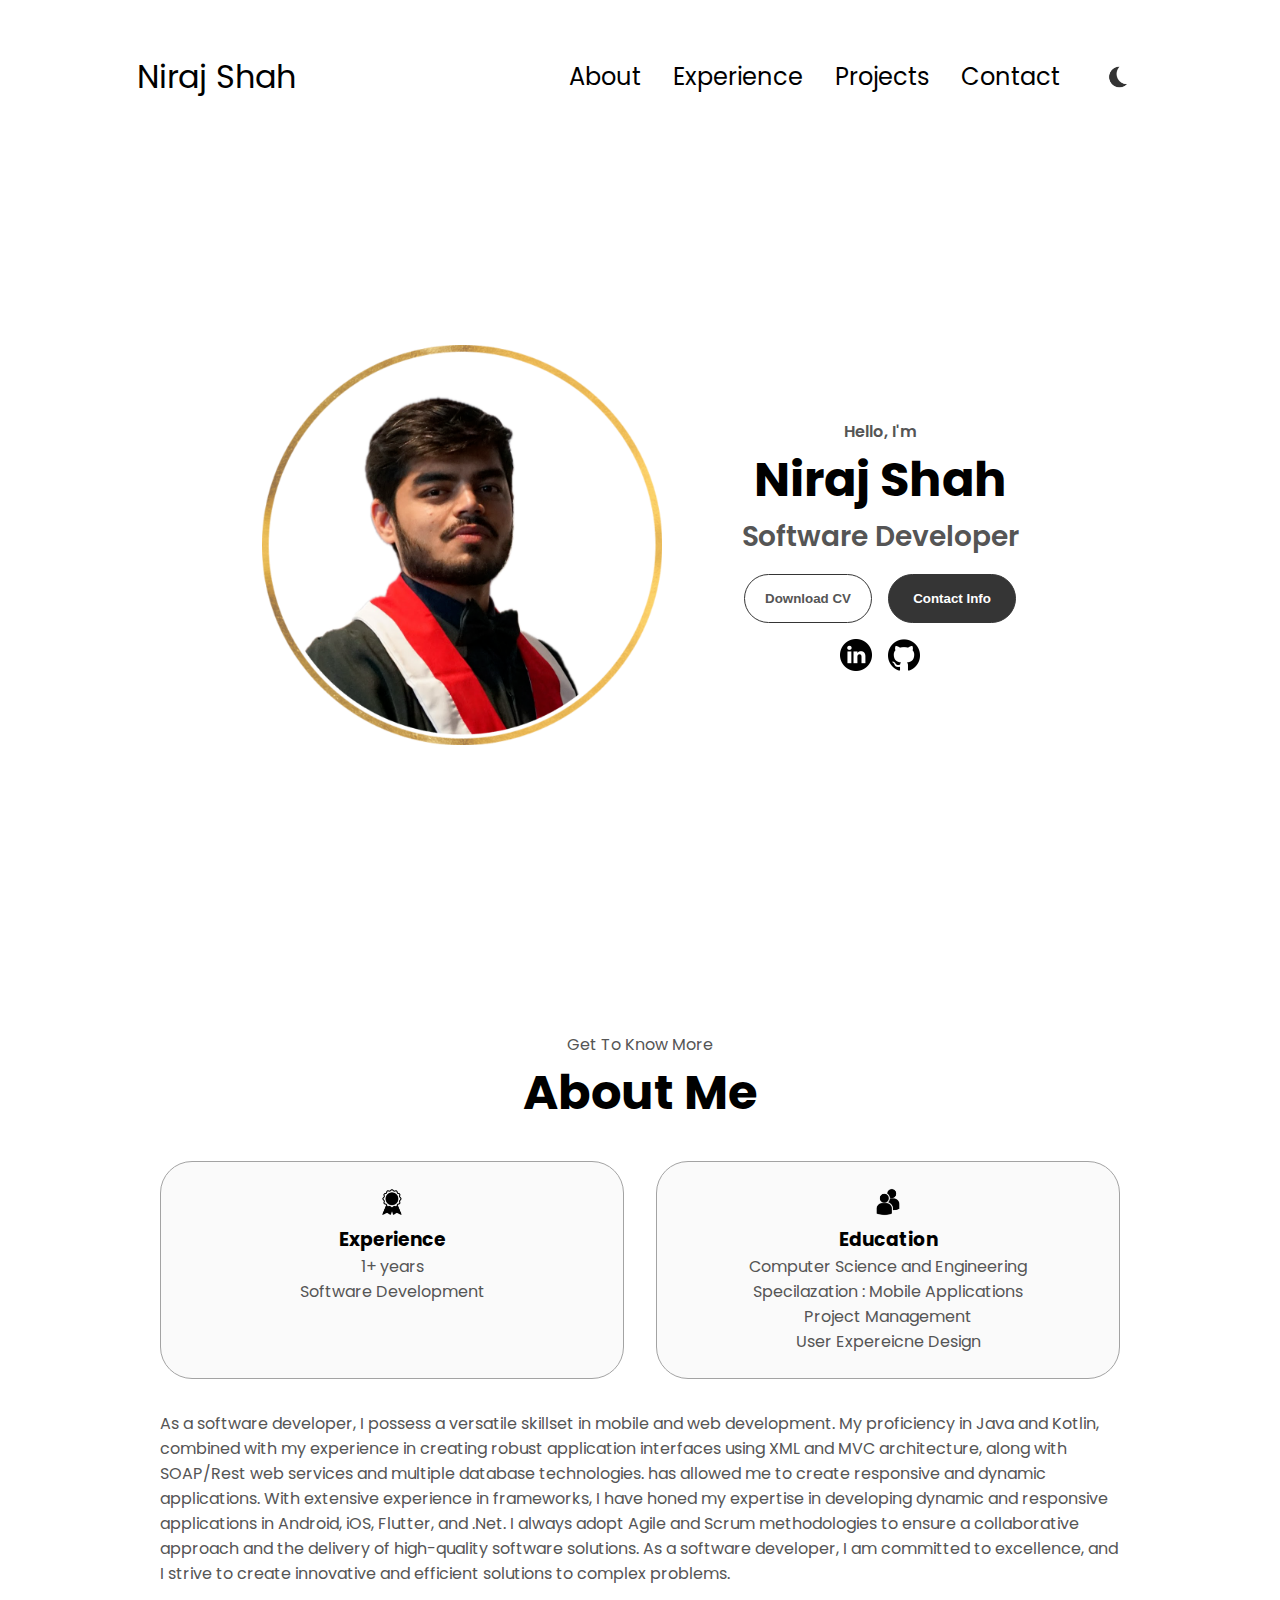
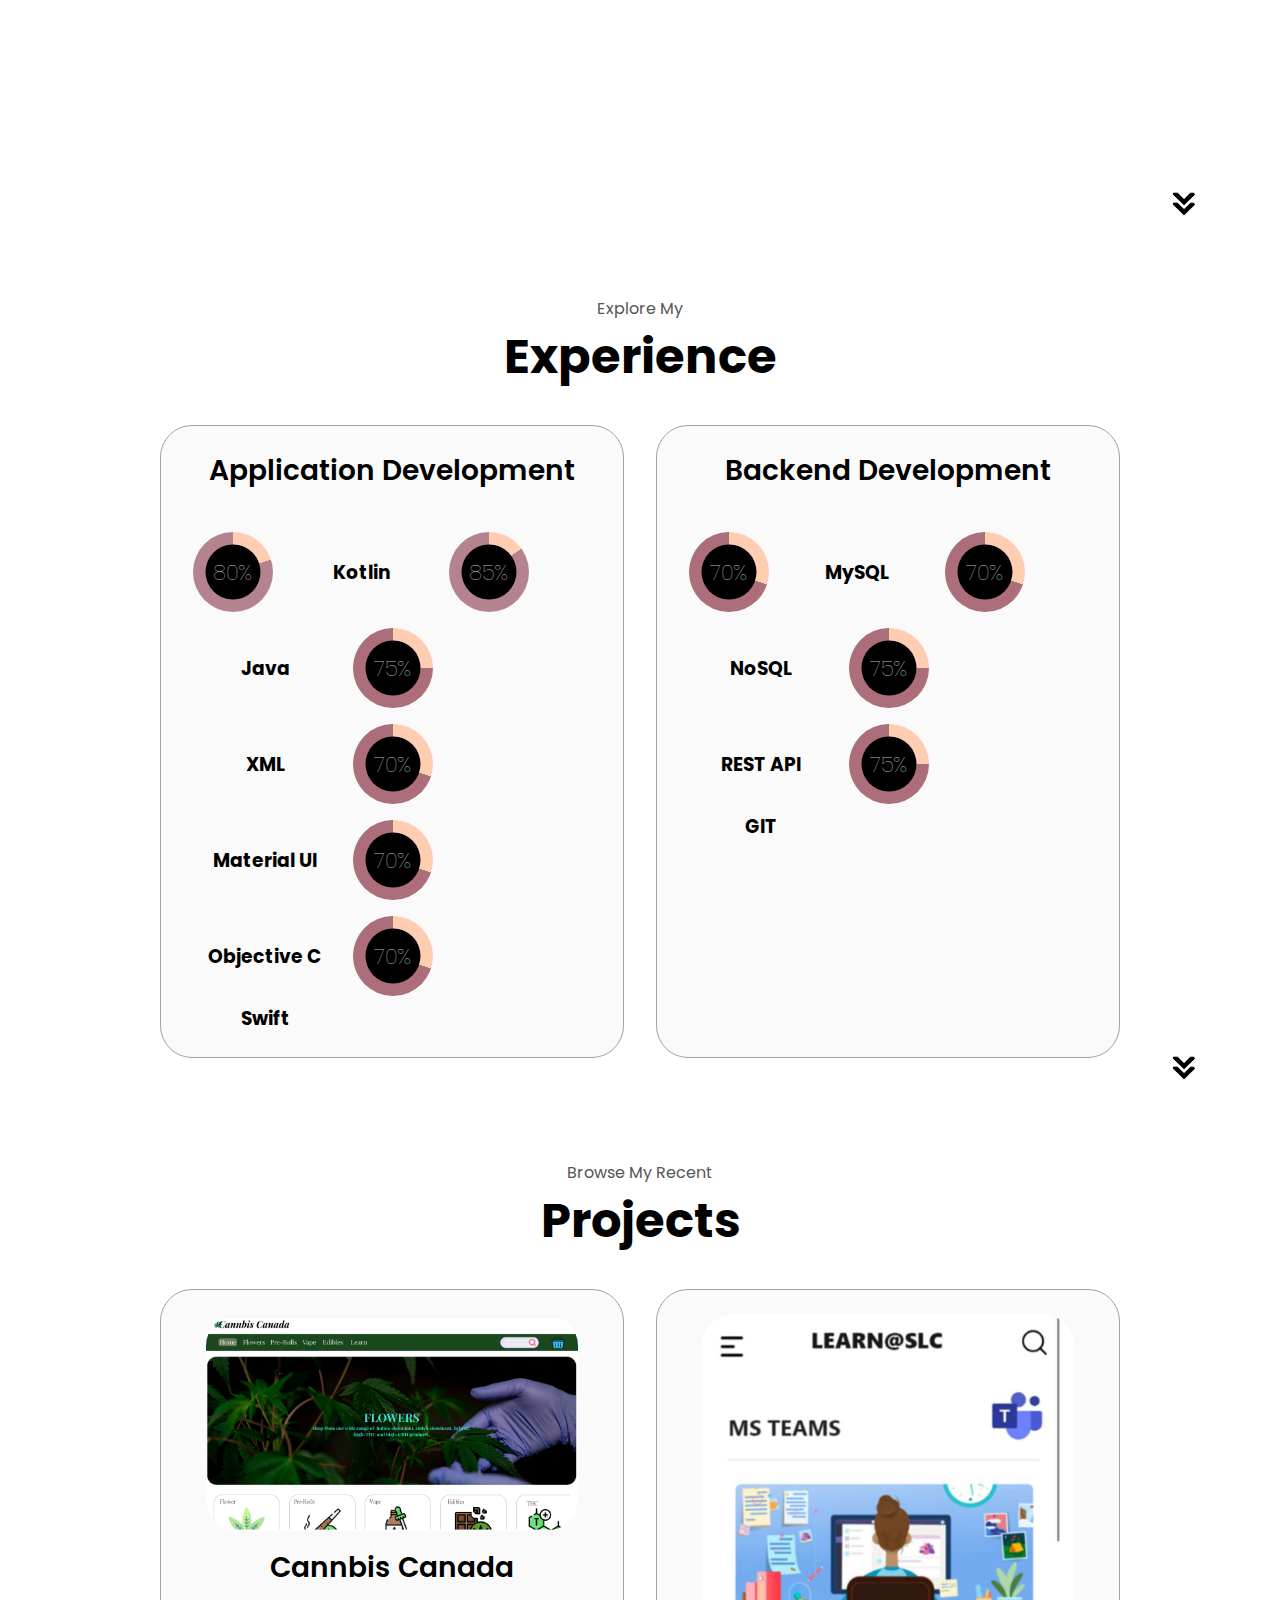
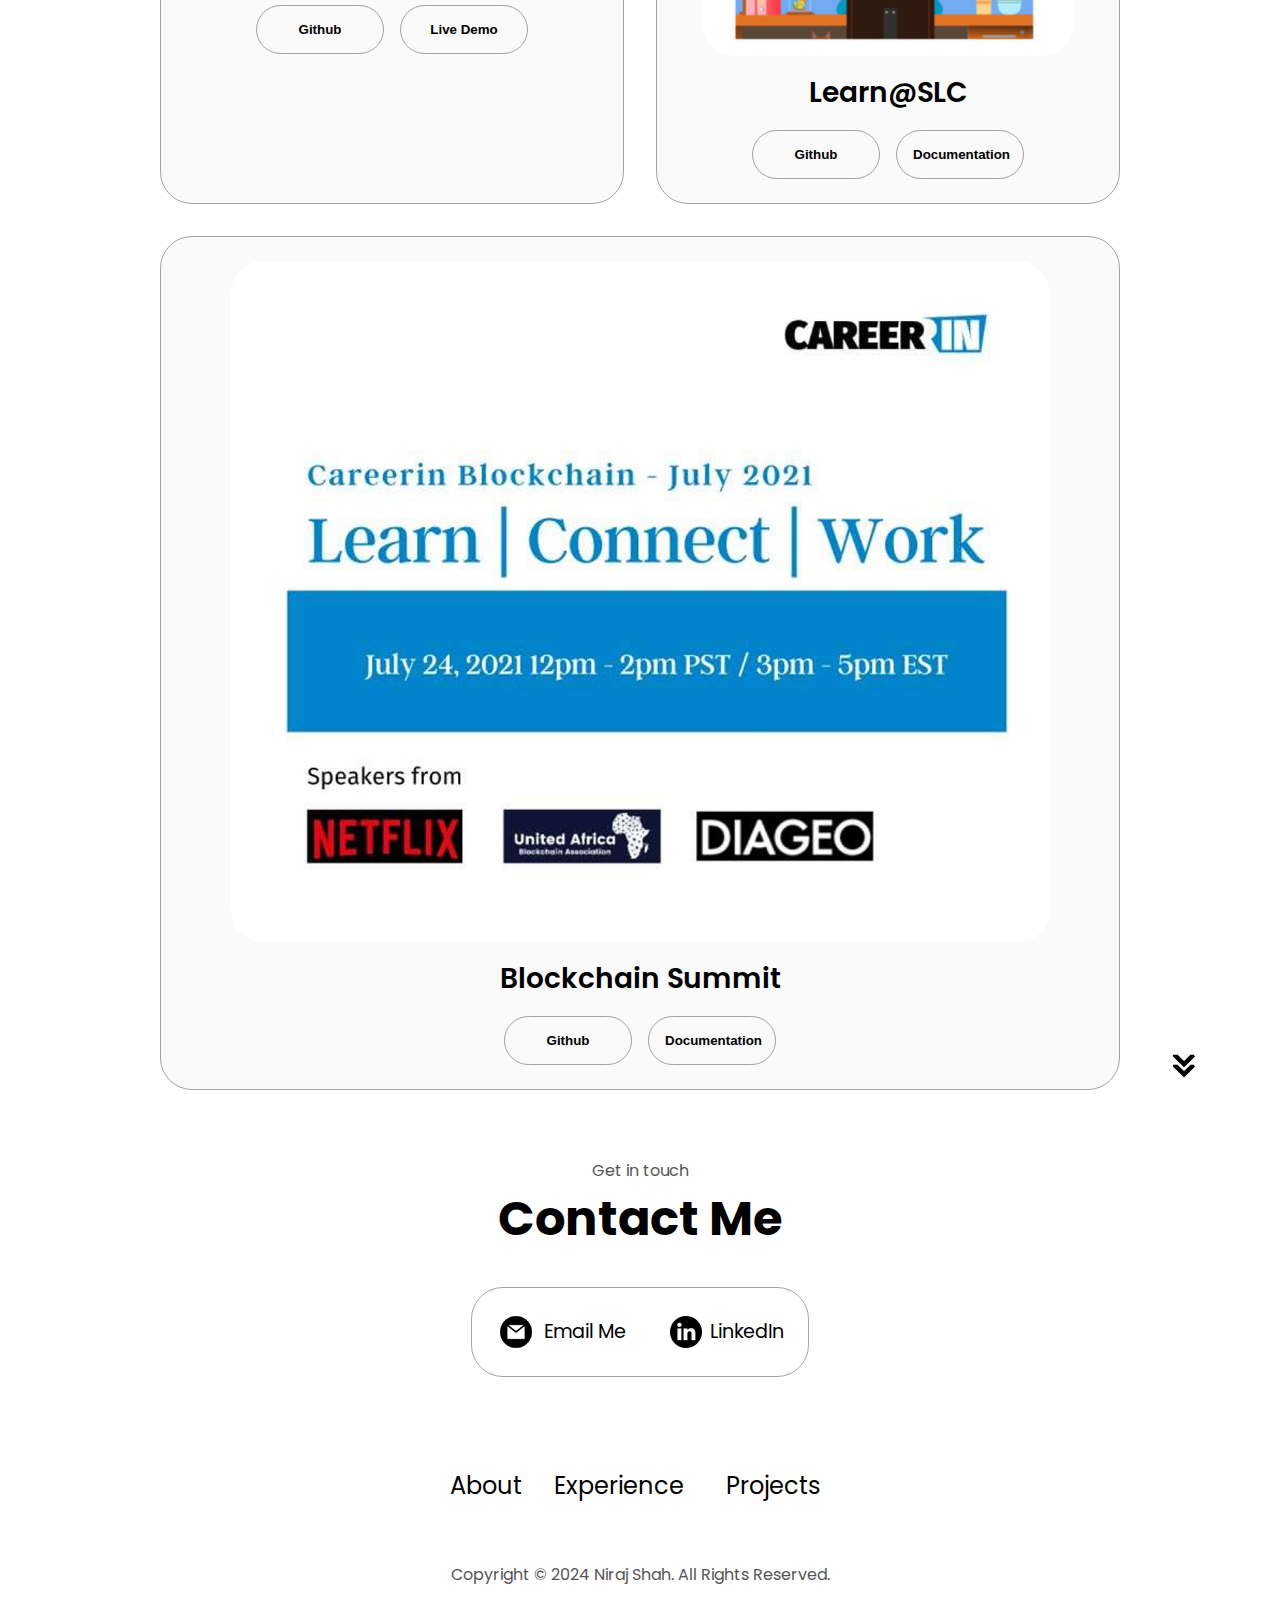
<file: index.html>
<!DOCTYPE html>
<html lang="en">
  <head>
    <meta charset="UTF-8" />
    <meta http-equiv="X-UA-Compatible" content="IE=edge" />
    <meta name="viewport" content="width=device-width, initial-scale=1.0" />
    <title>My Portfolio</title>
    <link rel="stylesheet" href="style.css" />
    <link rel="stylesheet" href="mediaqueries.css" />
  </head>
  <body>
    <nav id="desktop-nav">
      <div class="logo">Niraj Shah</div>
      <div>
        <ul class="nav-links">
          <li><a href="#about">About</a></li>
          <li><a href="#experience">Experience</a></li>
          <li><a href="#projects">Projects</a></li>
          <li><a href="#contact">Contact</a></li>
          <li>
            <img 
            id="modeToggle"
            class="icon color-icon"
            src="./assets/theme_dark.png"
            src-light="./assets/theme_dark.png"
            src-dark="./assets/theme_light.png" 
            alt="Theme icon"
            /></li>
        </ul>
      </div>
    </nav>
    <nav id="hamburger-nav">
      <div class="logo">Niraj Shah</div>
      <div class="hamburger-menu">
        <div class="hamburger-icon" onclick="toggleMenu()">
          <span></span>
          <span></span>
          <span></span>
        </div>
        <div class="menu-links">
          <li><a href="#about" onclick="toggleMenu()">About</a></li>
          <li><a href="#experience" onclick="toggleMenu()">Experience</a></li>
          <li><a href="#projects" onclick="toggleMenu()">Projects</a></li>
          <li><a href="#contact" onclick="toggleMenu()">Contact</a></li>
          <li>
            <img
              id="modeToggle2"
              class="icon color-icon"
              src="./assets/theme_dark.png"
              src-light="./assets/theme_dark.png"
              src-dark="./assets/theme_light.png"
              alt="Color them icon"
            />
          </li>
        </div>
      </div>
    </nav>
    <section id="profile">
      <div class="section__pic-container">
        <img src="./assets/profile-pic.png" alt="Niraj Shah profile picture" />
      </div>
      <div class="section__text">
        <p class="section__text__p1">Hello, I'm</p>
        <h1 class="title">Niraj Shah</h1>
        <p class="section__text__p2">Software Developer</p>
        <div class="btn-container">
          <button
            class="btn btn-color-2"
            onclick="window.open('./assets/resume-example.pdf')"
          >
            Download CV
          </button>
          <button class="btn btn-color-1" onclick="location.href='./#contact'">
            Contact Info
          </button>
        </div>
        <div id="socials-container">
          <img
            /src="./assets/linkedin_light.png"
            src-light="./assets/linkedin_light.png"
            src-dark="./assets/linkedin_dark.png" 
            alt="My LinkedIn profile"
            class="icon"
            onclick="location.href='https://www.linkedin.com/in/shahnniraj/'"
          />
          <img
            /src="./assets/github.png"
            src-light="./assets/github_light.png"
            src-dark="./assets/github_dark.png" 
            alt="My Github profile"
            class="icon"
            onclick="location.href='https://github.com/Niraj058'"
          />
        </div>
      </div>
    </section>
    <section id="about">
      <p class="section__text__p1">Get To Know More</p>
      <h1 class="title">About Me</h1>
       
        <div class="about-details-container">
          <div class="about-containers">
            <div class="details-container">
              <img
                /src="./assets/experience.png"
                src-light="./assets/experience_light.png"
                src-dark="./assets/experience_dark.png" 
                alt="Experience icon"
                class="icon"
              />
              <h3>Experience</h3>
              <p>1+ years <br />Software Development</p>
            </div>
            <div class="details-container">
              <img
                /src="./assets/education.png"
                src-light="./assets/education_light.png"
                src-dark="./assets/education_dark.png" 
                alt="Education icon"
                class="icon"
              />
              <h3>Education</h3>
              <p>Computer Science and Engineering <br/>Specilazation : Mobile Applications<br />
                Project Management<br />
                User Expereicne Design
              </p>
            </div>
          </div>
          <div class="text-container">
            <p>
              As a software developer, I possess a versatile skillset in mobile and web development. 
              My proficiency in Java and Kotlin, combined with my experience in creating robust application interfaces using XML and MVC architecture,
               along with SOAP/Rest web services and multiple database technologies. has allowed me to create responsive and dynamic applications.
                With extensive experience in frameworks, I have honed my expertise in developing dynamic and responsive applications in Android, iOS, Flutter, and .Net. 
                I always adopt Agile and Scrum methodologies to ensure a collaborative approach and the delivery of high-quality software solutions.
              As a software developer, I am committed to excellence, and I strive to create innovative and efficient solutions to complex problems.
            </p>
          </div>
        </div>
      </div>
      <img
        /src="./assets/arrow.png"
        src-light="./assets/arrow_light.png"
        src-dark="./assets/arrow_dark.png" 
        alt="Arrow icon"
        class="icon arrow"
        onclick="location.href='./#experience'"
      />
    </section>
    <section id="experience">
      <p class="section__text__p1">Explore My</p>
      <h1 class="title">Experience</h1>
      <div class="experience-details-container">
        <div class="about-containers">
          <div class="details-container">
            <h2 class="experience-sub-title">Application Development</h2>
            <div class="article-container">
              <div class="wrap-circles">

                <div class="circle per-80">
                  <div class="inner">80% </div>
                </div>
                <article>
                <div><h3>Kotlin</h3></div>
                </article>

                <div class="circle per-85">
                    <div class="inner"> 85% </div>
                </div>
              <article>
                <div>
                  <h3>Java</h3> </div>
              </article>
              
                <div class="circle per-75">
                <div class="inner">75% </div>
              </div>
               <article>
                <div>
                  <h3>XML</h3> </div>
              </article>
              
              <div class="circle per-70">
                <div class="inner">70% </div>
              </div>
              <article>
                <div>
                  <h3>Material UI</h3> </div>
                </article>
                
                <div class="circle per-70">
                  <div class="inner">70% </div>
                </div>
              <article>
                <div>
                  <h3>Objective C</h3>
                </div>
              </article>

              <div class="circle per-70">
                <div class="inner">70% </div>
                </div>
              <article>
                <div>
                  <h3>Swift</h3> </div>
              </article>
            </div>
          </div>
          </div>

          <div class="details-container">
            <h2 class="experience-sub-title">Backend Development</h2>
            <div class="article-container">
                <div class="wrap-circles">
                  <div class="circle per-70">
                    <div class="inner">70%
                  </div>
                </div>
              <article>
                <div>
                  <h3>MySQL</h3>
                </div>
              </article>

                  <div class="circle per-70">
                    <div class="inner">70%
                  </div>
                </div>
              <article>
                <div>
                  <h3>NoSQL</h3>
                  
                </div>
              </article>

                  <div class="circle per-75">
                    <div class="inner">75%
                  </div>
                </div>
              <article>
               <div>
                  <h3>REST API</h3>
                </div>
              </article>
              
              <div class="circle per-75">
                  <div class="inner">75%</div>
              </div>
              <article>
               <div>
                  <h3>GIT</h3>
                </div>
              </article>
            </div>
        </div>
      </div>
      <img
        //src="./assets/arrow.png"
        src-light="./assets/arrow_light.png"
        src-dark="./assets/arrow_dark.png" 
        alt="Arrow icon"
        class="icon arrow"
        onclick="location.href='./#projects'"
      />
    </section>
    <section id="projects">
      <p class="section__text__p1">Browse My Recent</p>
      <h1 class="title">Projects</h1>
      <div class="experience-details-container">
        <div class="about-containers">
          <div class="details-container color-container">
            <div class="article-container">
              <img
                /src="./assets/project-1.png"
                alt=""
                class="project-img"
                onclick="window.open('./assets/Cannabis_Canada.pdf')"
              />
            </div>
            <h2 class="experience-sub-title project-title">Cannbis Canada</h2>
            <div class="btn-container">
              <button
                class="btn btn-color-2 project-btn"
                onclick="location.href='https://github.com/Niraj058/Cannbis-Canada'"
              >
                Github
              </button>
              <button
                class="btn btn-color-2 project-btn"
                onclick="location.href='https://xd.adobe.com/view/07290bca-b63d-4900-a19d-101426337f9e-527a/'"
              >
                Live Demo
              </button>
            </div>
          </div>
          <div class="details-container color-container">
            <div class="article-container">
              <img
                /src="./assets/project-2.png"
                alt="Project 2"
                class="project-img"
                onclick="window.open('./assets/Learn_at_Slc.pdf')"
              />
            </div>
            <h2 class="experience-sub-title project-title">Learn@SLC</h2>
            <div class="btn-container">
              <button
                class="btn btn-color-2 project-btn"
                onclick="location.href='https://github.com/Niraj058/Learn-SLC'"
              >
                Github
              </button>
              <button
                class="btn btn-color-2 project-btn"
                onclick="window.open('./assets/Learn_at_Slc.pdf')"
              >
                Documentation
              </button>
            </div>
          </div>
          <div class="details-container color-container">
            <div class="article-container">
              <img
                /src="./assets/project-3.png"
                alt="Project 3"
                class="project-img"
                onclick="window.open('./assets/Blockchain_Summit.pdf')"
                    />
            </div>
            <h2 class="experience-sub-title project-title">Blockchain Summit</h2>
            <div class="btn-container">
              <button
                class="btn btn-color-2 project-btn"
                onclick="location.href='https://github.com/Niraj058/Blockchain_Summit'"
              >
                Github
              </button>
              <button
                class="btn btn-color-2 project-btn"
                onclick="window.open('./assets/Blockchain_Summit.pdf')"
              >
              Documentation
              </button>
            </div>
          </div>
        </div>
      </div>
      <img
        /src="./assets/arrow.png"
        src-light="./assets/arrow_light.png"
        src-dark="./assets/arrow_dark.png" 
        alt="Arrow icon"
        class="icon arrow"
        onclick="location.href='./#contact'"
      />
    </section>
    <section id="contact">
      <p class="section__text__p1">Get in touch</p>
      <h1 class="title">Contact Me</h1>
      <div class="contact-info-upper-container">
        <div class="contact-info-container">
          <img
            /src="./assets/email.png"
            src-light="./assets/email_light.png"
            src-dark="./assets/email_dark.png" 
            alt="Email icon"
            class="icon contact-icon email-icon"
          />
          <p><a href="mailto:nirajshah@duck.com">Email Me</a></p>
        </div>
        <div class="contact-info-container">
          &nbsp;
          <img
            /src="./assets/linkedin_light.png"
            src-light="./assets/linkedin_light.png"
            src-dark="./assets/linkedin_dark.png" 
            alt="LinkedIn icon"
            class="icon contact-icon"
          />
          <p><a href="https://www.linkedin.com/in/shahnniraj/">LinkedIn</a></p>
        </div>
      </div>
    </section>
    <footer>
      <nav>
        <div class="nav-links-container">
          <ul class="nav-links">
            <li><a href="#about">About</a></li>
            <li><a href="#experience">Experience</a></li>
            <li><a href="#projects">Projects</a></li>
          </ul>
        </div>
      </nav>
      <p>Copyright &#169; 2024 Niraj Shah. All Rights Reserved.</p>
    </footer>
    <script src="script.js"></script>
  </body>
</html>
</file>
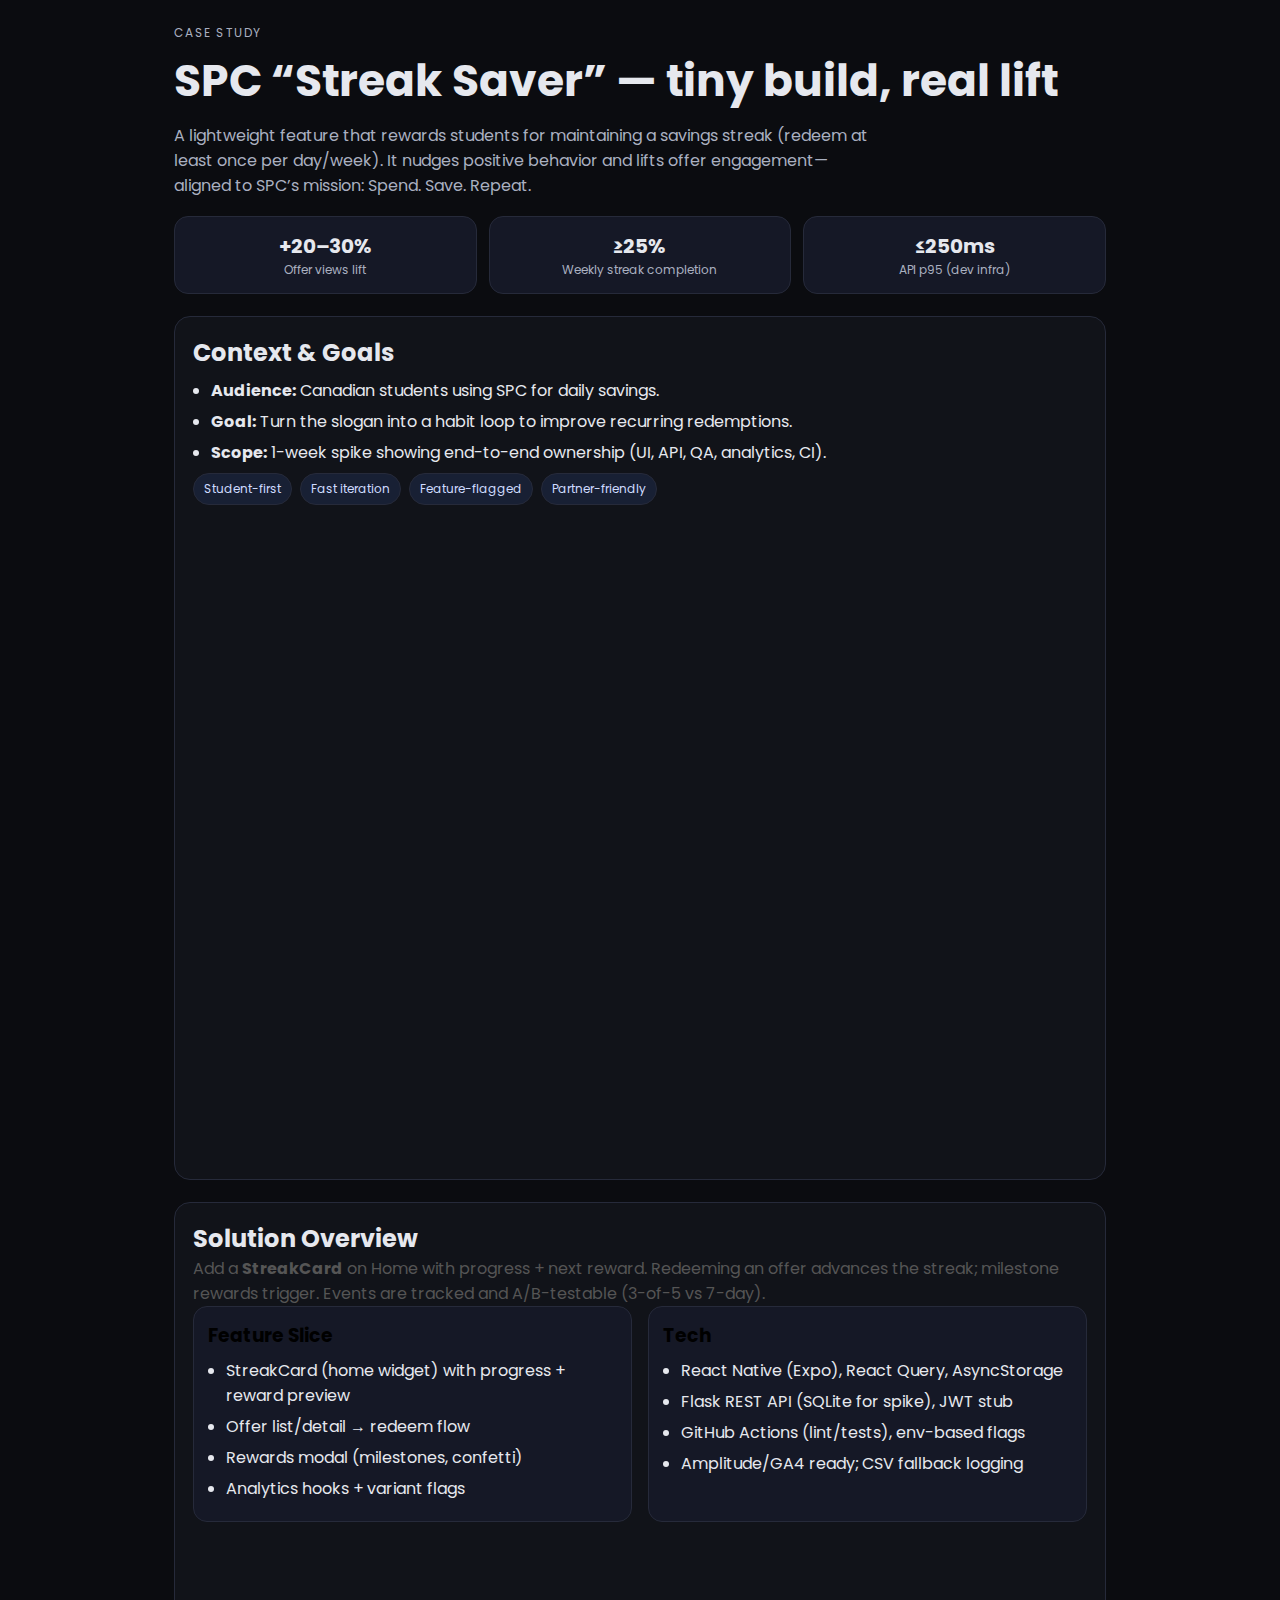
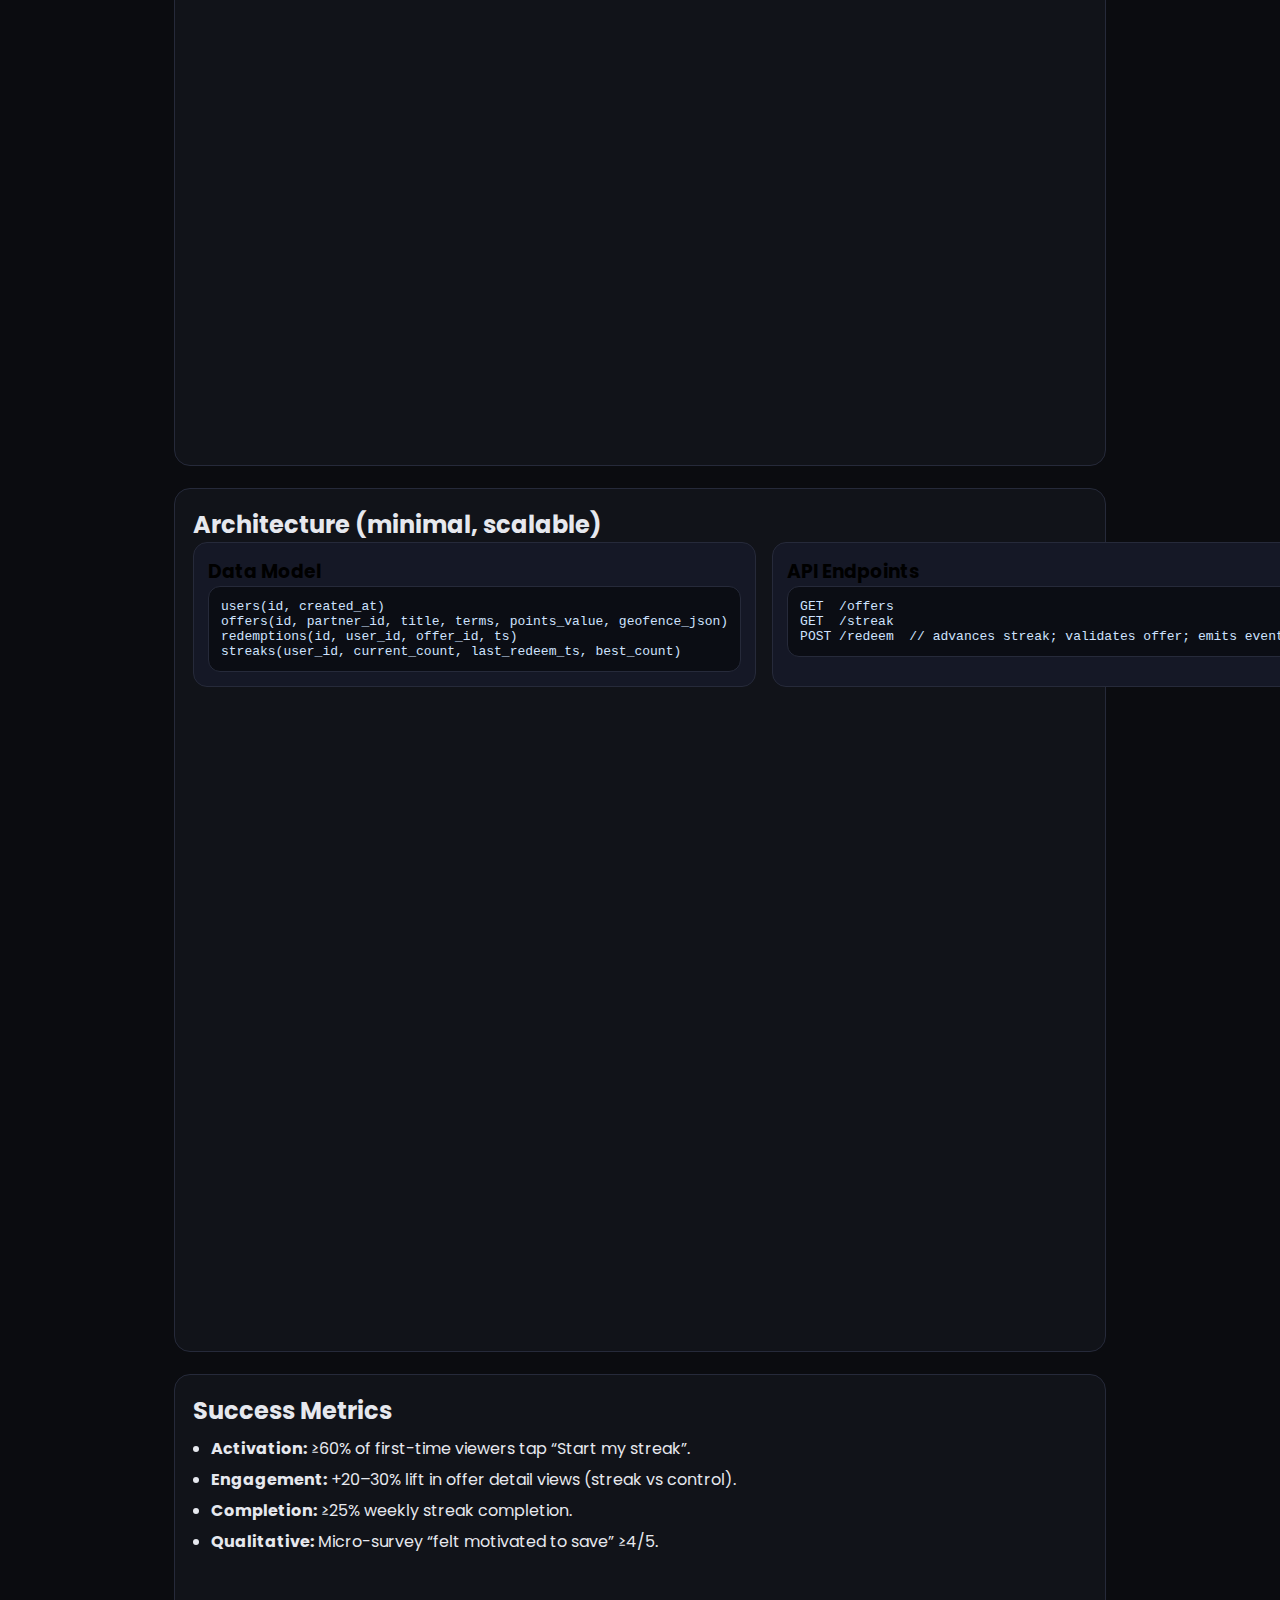
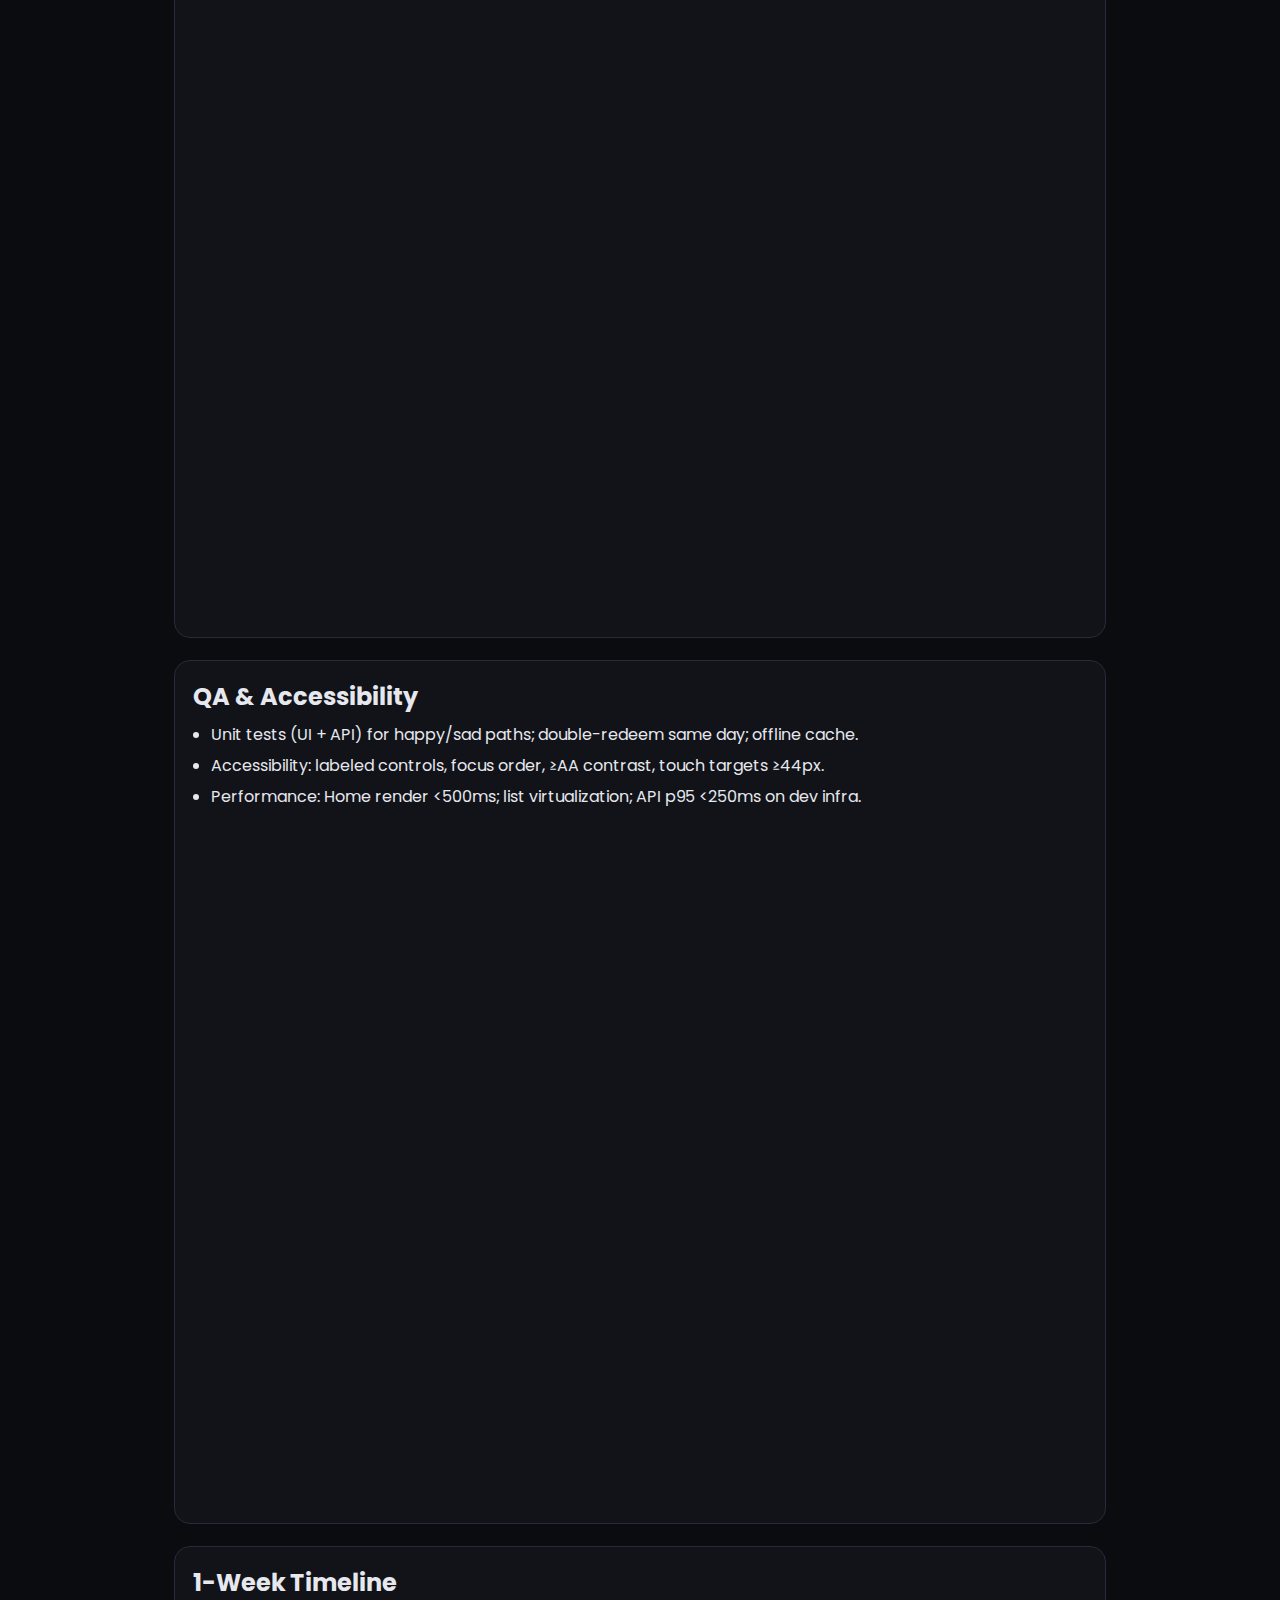
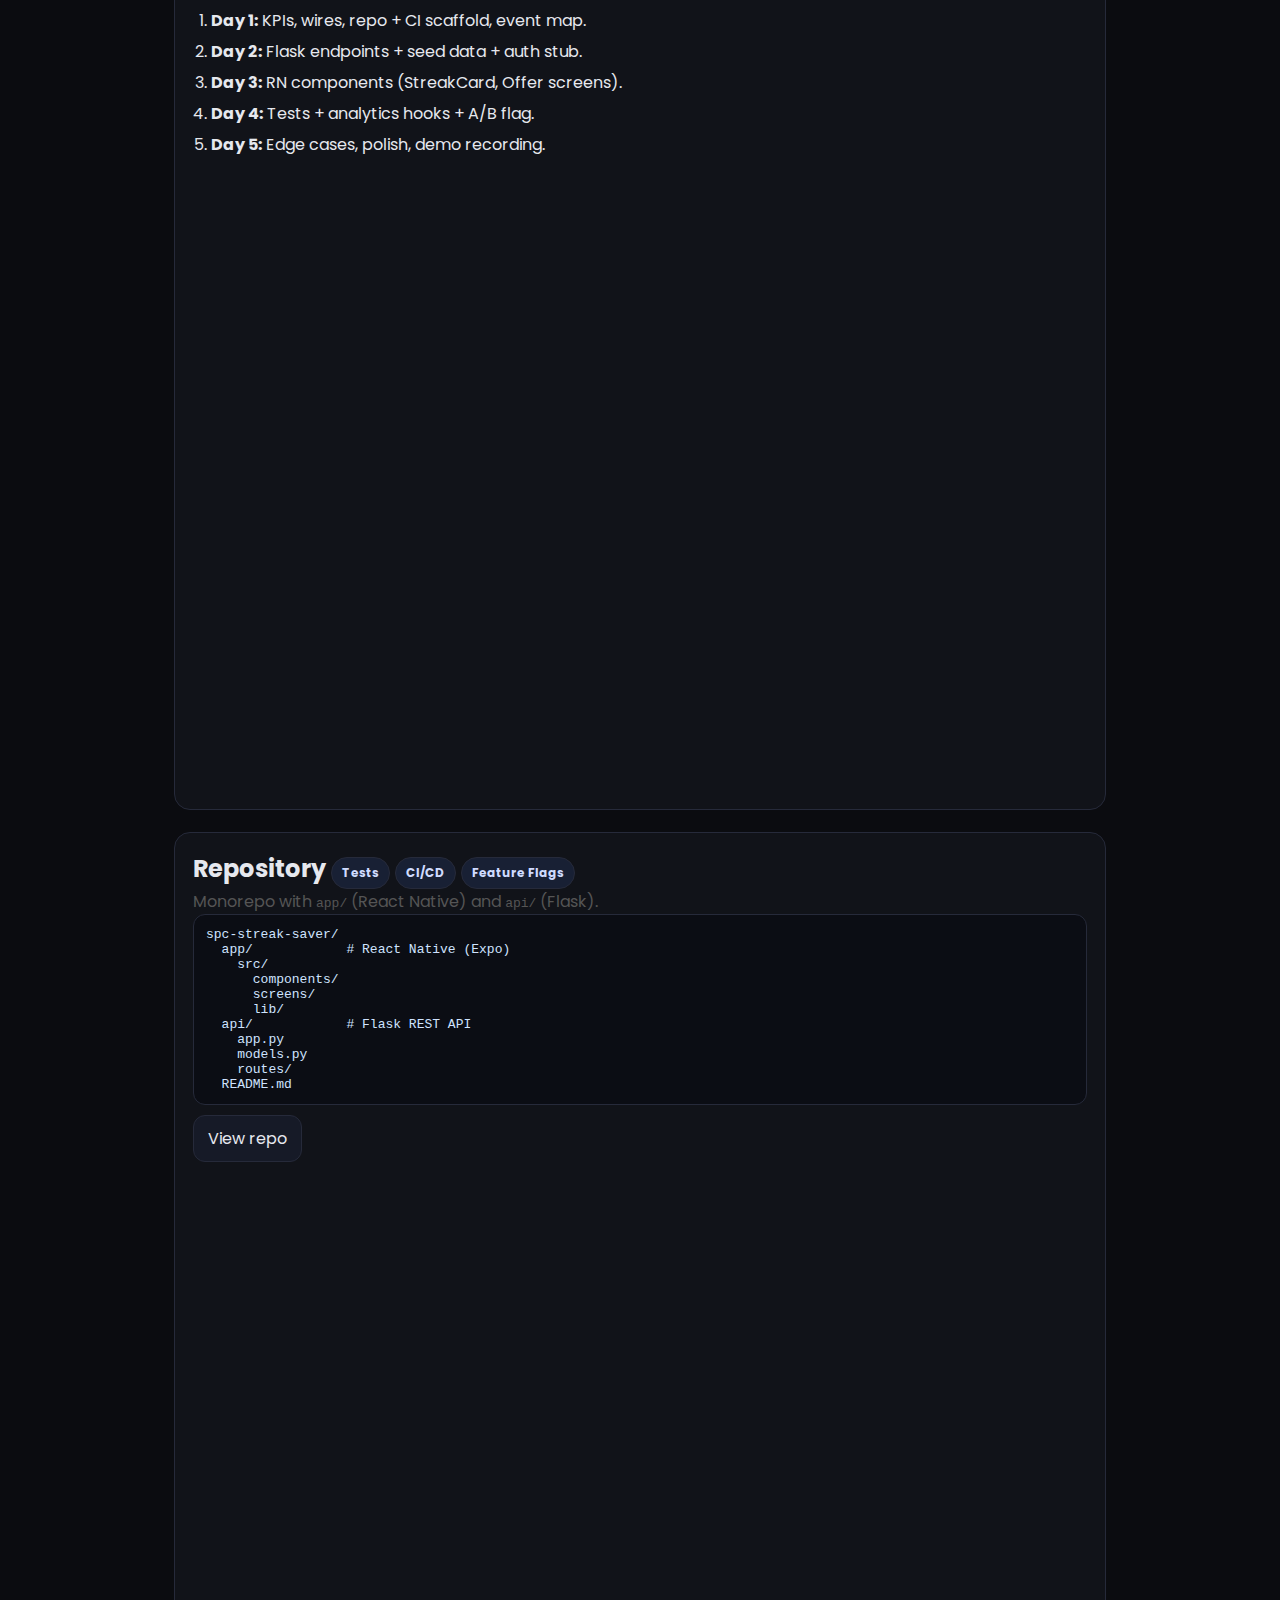
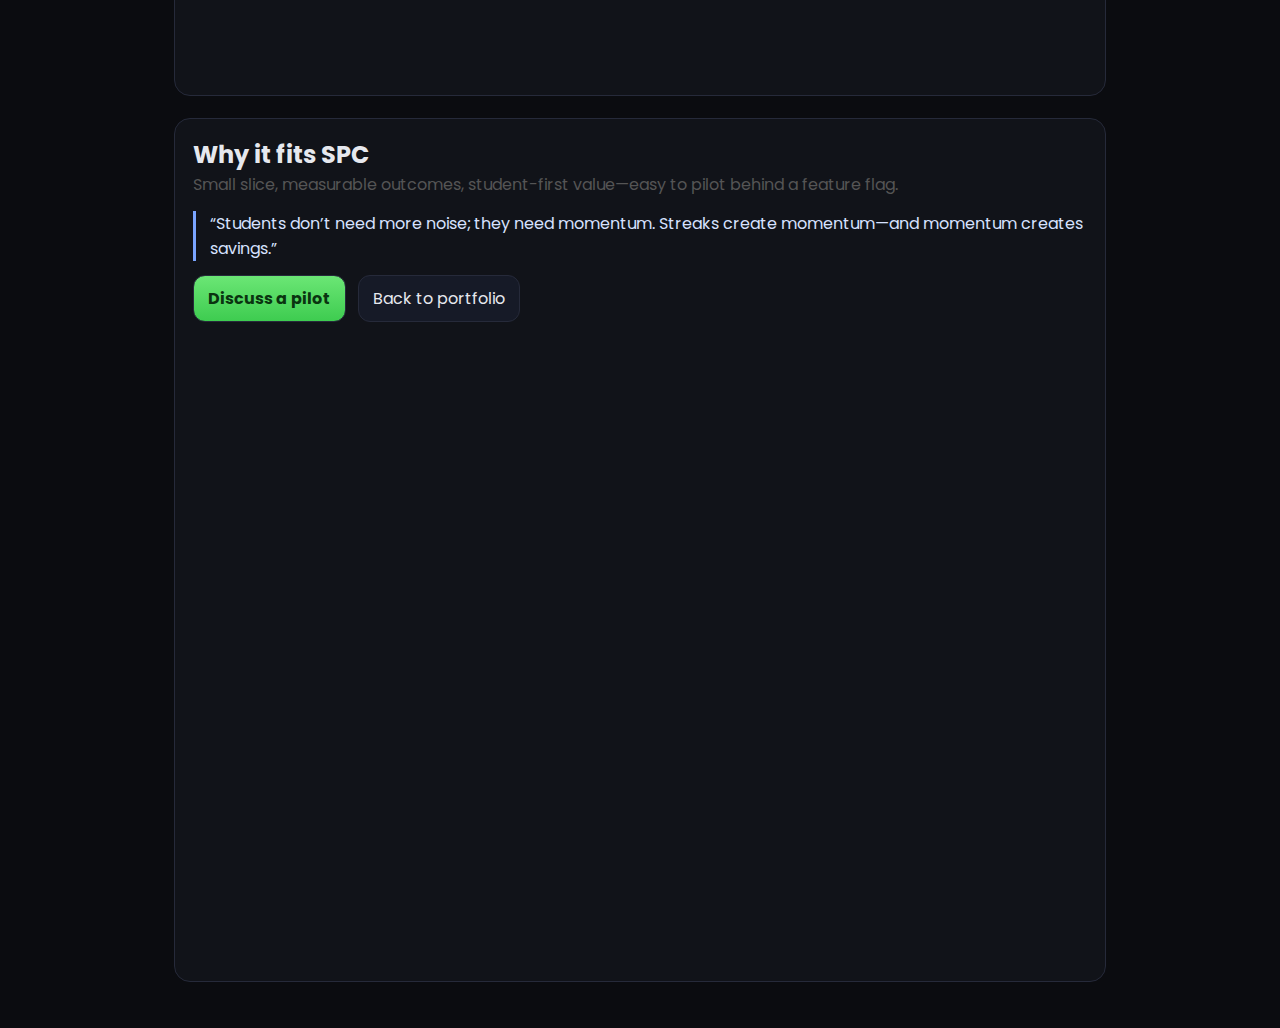
<file: spc-streak-saver.html>
<!DOCTYPE html>
<html lang="en">

<head>
    <meta charset="UTF-8" />
    <meta name="viewport" content="width=device-width,initial-scale=1.0" />
    <title>SPC “Streak Saver” — Case Study</title>
    <link rel="stylesheet" href="style.css" />
    <link rel="stylesheet" href="mediaqueries.css" />
    <style>
        /* Scoped styles for this case study page */
        :root {
            --spc-bg: #0b0c10;
            --spc-panel: #111319;
            --spc-ink: #e6e8ee;
            --spc-muted: #aab0c0;
            --spc-brand: #6be675;
            --spc-border: #262a3a;
            --spc-card: #151826;
            --spc-accent: #7aa4ff;
        }

        body.spc-body {
            background: var(--spc-bg);
            color: var(--spc-ink);
        }

        .spc-wrap {
            max-width: 980px;
            margin: 0 auto;
            padding: 24px;
        }

        .spc-eyebrow {
            color: var(--spc-muted);
            text-transform: uppercase;
            letter-spacing: .12em;
            font-size: 12px;
        }

        .spc-hero h1 {
            font-size: clamp(28px, 4.2vw, 44px);
            margin: 6px 0 10px;
        }

        .spc-subtitle {
            color: var(--spc-muted);
            max-width: 70ch;
        }

        .spc-hero-ctas {
            display: flex;
            gap: 12px;
            flex-wrap: wrap;
            margin-top: 10px;
        }

        .spc-btn {
            display: inline-flex;
            align-items: center;
            justify-content: center;
            padding: 10px 14px;
            border-radius: 12px;
            border: 1px solid var(--spc-border);
            text-decoration: none;
            color: var(--spc-ink);
            background: #161a27;
        }

        .spc-btn.primary {
            background: linear-gradient(180deg, var(--spc-brand), #3ecc50);
            color: #0a3410;
            font-weight: 700;
        }

        .spc-panel {
            background: var(--spc-panel);
            border: 1px solid var(--spc-border);
            border-radius: 16px;
            padding: 18px;
            margin: 22px 0;
        }

        .spc-grid-2 {
            display: grid;
            gap: 16px;
            grid-template-columns: 1fr;
        }

        @media (min-width:760px) {
            .spc-grid-2 {
                grid-template-columns: 1fr 1fr;
            }
        }

        .spc-box {
            background: var(--spc-card);
            border: 1px solid var(--spc-border);
            padding: 14px;
            border-radius: 14px;
        }

        .spc-code {
            background: #0b0d14;
            color: #cfe3ff;
            padding: 12px;
            border-radius: 12px;
            border: 1px solid var(--spc-border);
            overflow-x: auto;
        }

        .spc-badges {
            display: flex;
            flex-wrap: wrap;
            gap: 8px;
            margin-top: 8px;
        }

        .spc-badge {
            display: inline-flex;
            padding: 6px 10px;
            border-radius: 999px;
            background: #182034;
            border: 1px solid var(--spc-border);
            font-size: 12px;
            color: #cfdbff;
        }

        .spc-list {
            margin: 8px 0 0 18px;
        }

        .spc-list li {
            margin: 6px 0;
        }

        .spc-hero-metrics {
            display: grid;
            grid-template-columns: repeat(3, 1fr);
            gap: 12px;
            margin: 18px 0;
        }

        .spc-metric {
            background: var(--spc-card);
            border: 1px solid var(--spc-border);
            padding: 14px;
            border-radius: 14px;
            text-align: center;
        }

        .spc-metric .v {
            font-size: 20px;
            font-weight: 700;
        }

        .spc-metric .l {
            color: var(--spc-muted);
            font-size: 12px;
        }

        .spc-quote {
            margin: 14px 0;
            padding-left: 14px;
            border-left: 3px solid var(--spc-accent);
            color: #d7e2ff;
        }
    </style>
</head>

<body class="spc-body">
    <main class="spc-wrap">
        <header class="spc-hero">
            <div class="spc-eyebrow">Case Study</div>
            <h1>SPC “Streak Saver” — tiny build, real lift</h1>
            <p class="spc-subtitle">
                A lightweight feature that rewards students for maintaining a savings streak
                (redeem at least once per day/week). It nudges positive behavior and lifts
                offer engagement—aligned to SPC’s mission: Spend. Save. Repeat.
            </p>
            <div class="spc-hero-metrics" role="group" aria-label="Target impact metrics">
                <div class="spc-metric">
                    <div class="v">+20–30%</div>
                    <div class="l">Offer views lift</div>
                </div>
                <div class="spc-metric">
                    <div class="v">≥25%</div>
                    <div class="l">Weekly streak completion</div>
                </div>
                <div class="spc-metric">
                    <div class="v">≤250ms</div>
                    <div class="l">API p95 (dev infra)</div>
                </div>
            </div>
        </header>

        <section class="spc-panel">
            <h2>Context & Goals</h2>
            <ul class="spc-list">
                <li><strong>Audience:</strong> Canadian students using SPC for daily savings.</li>
                <li><strong>Goal:</strong> Turn the slogan into a habit loop to improve recurring redemptions.</li>
                <li><strong>Scope:</strong> 1-week spike showing end-to-end ownership (UI, API, QA, analytics, CI).</li>
            </ul>
            <div class="spc-badges">
                <span class="spc-badge">Student-first</span>
                <span class="spc-badge">Fast iteration</span>
                <span class="spc-badge">Feature-flagged</span>
                <span class="spc-badge">Partner-friendly</span>
            </div>
        </section>

        <section class="spc-panel">
            <h2>Solution Overview</h2>
            <p>
                Add a <strong>StreakCard</strong> on Home with progress + next reward. Redeeming an offer advances the
                streak;
                milestone rewards trigger. Events are tracked and A/B-testable (3-of-5 vs 7-day).
            </p>
            <div class="spc-grid-2">
                <div class="spc-box">
                    <h3>Feature Slice</h3>
                    <ul class="spc-list">
                        <li>StreakCard (home widget) with progress + reward preview</li>
                        <li>Offer list/detail → redeem flow</li>
                        <li>Rewards modal (milestones, confetti)</li>
                        <li>Analytics hooks + variant flags</li>
                    </ul>
                </div>
                <div class="spc-box">
                    <h3>Tech</h3>
                    <ul class="spc-list">
                        <li>React Native (Expo), React Query, AsyncStorage</li>
                        <li>Flask REST API (SQLite for spike), JWT stub</li>
                        <li>GitHub Actions (lint/tests), env-based flags</li>
                        <li>Amplitude/GA4 ready; CSV fallback logging</li>
                    </ul>
                </div>
            </div>
        </section>

        <section class="spc-panel">
            <h2>Architecture (minimal, scalable)</h2>
            <div class="spc-grid-2">
                <div class="spc-box">
                    <h3>Data Model</h3>
                    <pre class="spc-code">users(id, created_at)
offers(id, partner_id, title, terms, points_value, geofence_json)
redemptions(id, user_id, offer_id, ts)
streaks(user_id, current_count, last_redeem_ts, best_count)</pre>
                </div>
                <div class="spc-box">
                    <h3>API Endpoints</h3>
                    <pre class="spc-code">GET  /offers
GET  /streak
POST /redeem  // advances streak; validates offer; emits events</pre>
                </div>
            </div>
        </section>

        <section class="spc-panel">
            <h2>Success Metrics</h2>
            <ul class="spc-list">
                <li><strong>Activation:</strong> ≥60% of first-time viewers tap “Start my streak”.</li>
                <li><strong>Engagement:</strong> +20–30% lift in offer detail views (streak vs control).</li>
                <li><strong>Completion:</strong> ≥25% weekly streak completion.</li>
                <li><strong>Qualitative:</strong> Micro-survey “felt motivated to save” ≥4/5.</li>
            </ul>
        </section>

        <section class="spc-panel">
            <h2>QA & Accessibility</h2>
            <ul class="spc-list">
                <li>Unit tests (UI + API) for happy/sad paths; double-redeem same day; offline cache.</li>
                <li>Accessibility: labeled controls, focus order, ≥AA contrast, touch targets ≥44px.</li>
                <li>Performance: Home render &lt;500ms; list virtualization; API p95 &lt;250ms on dev infra.</li>
            </ul>
        </section>

        <section class="spc-panel">
            <h2>1-Week Timeline</h2>
            <ol class="spc-list">
                <li><strong>Day 1:</strong> KPIs, wires, repo + CI scaffold, event map.</li>
                <li><strong>Day 2:</strong> Flask endpoints + seed data + auth stub.</li>
                <li><strong>Day 3:</strong> RN components (StreakCard, Offer screens).</li>
                <li><strong>Day 4:</strong> Tests + analytics hooks + A/B flag.</li>
                <li><strong>Day 5:</strong> Edge cases, polish, demo recording.</li>
            </ol>
        </section>

        <section id="repo" class="spc-panel">
            <h2>Repository <span class="spc-badge">Tests</span> <span class="spc-badge">CI/CD</span> <span
                    class="spc-badge">Feature Flags</span></h2>
            <p>Monorepo with <code>app/</code> (React Native) and <code>api/</code> (Flask).</p>
            <pre class="spc-code">spc-streak-saver/
  app/            # React Native (Expo)
    src/
      components/
      screens/
      lib/
  api/            # Flask REST API
    app.py
    models.py
    routes/
  README.md
</pre>
            <div class="spc-hero-ctas">
                <a class="spc-btn" href="https://github.com/Niraj058/Portfolio" onclick="return false;">View repo</a>
            </div>
        </section>

        <section class="spc-panel">
            <h2>Why it fits SPC</h2>
            <p>Small slice, measurable outcomes, student-first value—easy to pilot behind a feature flag.</p>
            <blockquote class="spc-quote">
                “Students don’t need more noise; they need momentum. Streaks create momentum—and momentum creates
                savings.”
            </blockquote>
            <div class="spc-hero-ctas">
                <a class="spc-btn primary" href="mailto:shahnniraj.2025@gmail.com">Discuss a pilot</a>
                <a class="spc-btn" href="index.html">Back to portfolio</a>
            </div>
        </section>
    </main>
    <script src="script.js"></script>
</body>

</html>
</file>
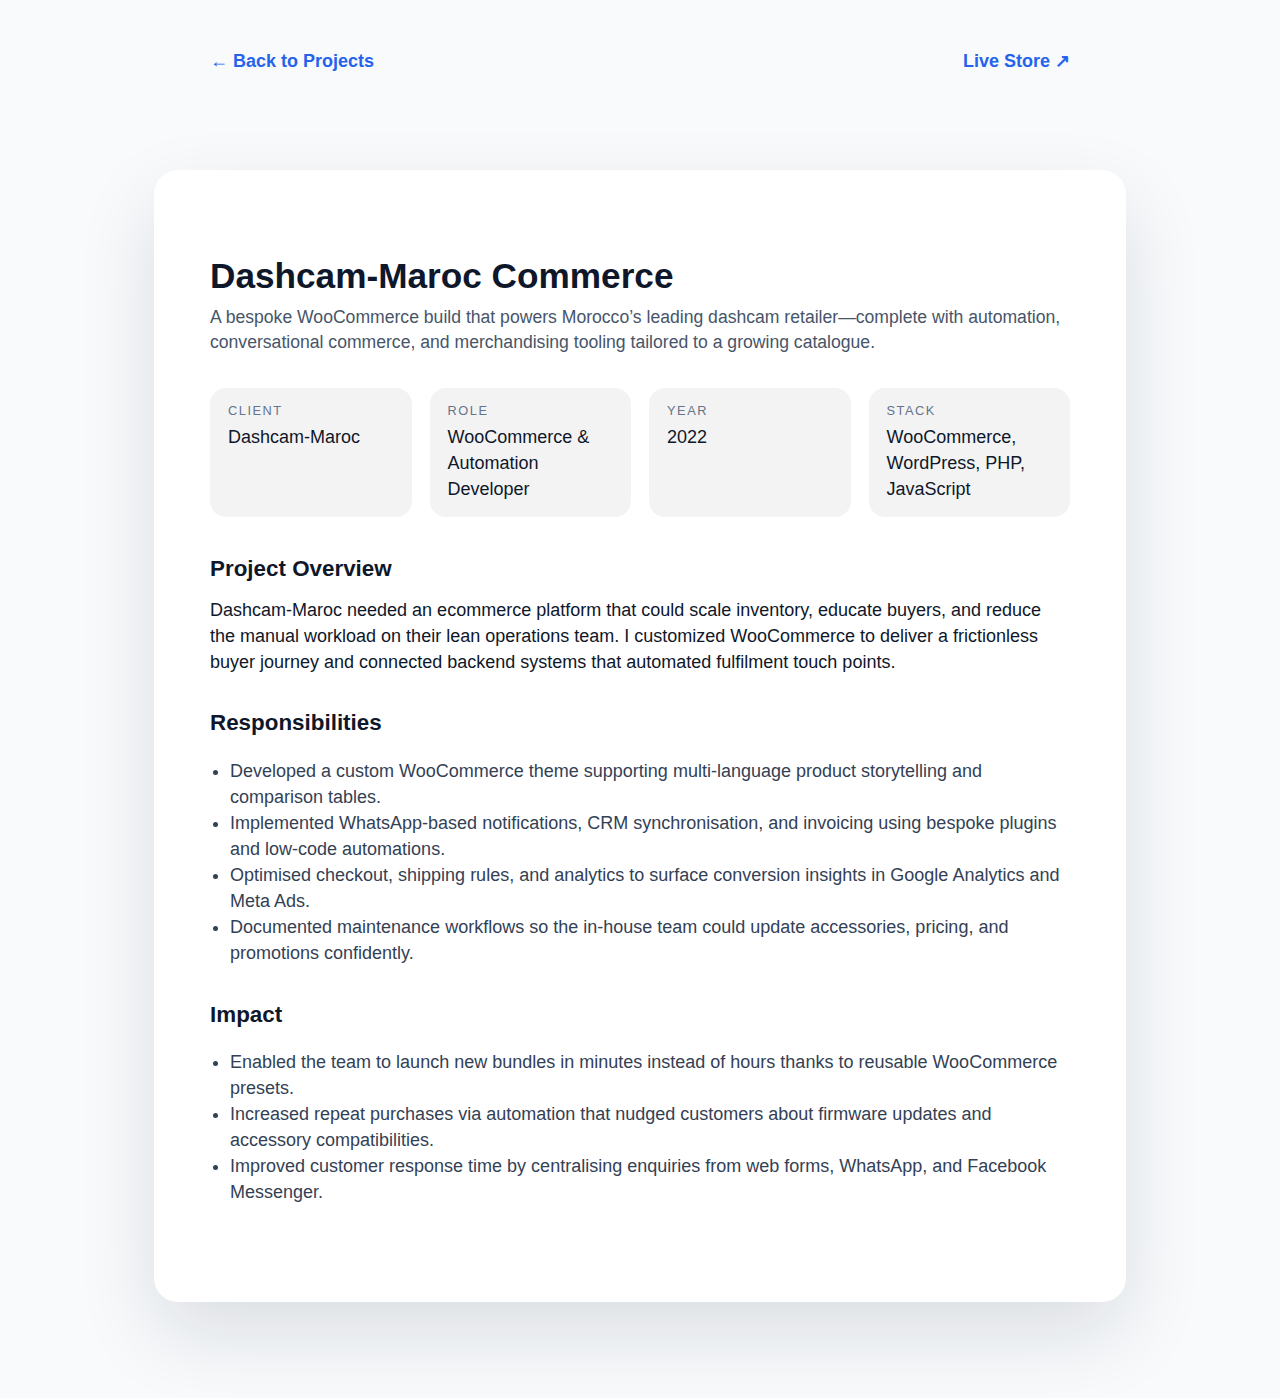
<file: docs/dashcam-maroc.html>
<!DOCTYPE html>
<html lang="en">
<head>
    <meta charset="UTF-8" />
    <meta name="viewport" content="width=device-width, initial-scale=1" />
    <title>Dashcam-Maroc – Project Documentation</title>
    <link rel="stylesheet" href="../css/main.css" />
    <style>
        body {
            background: #f8fafc;
            color: #0f172a;
            font-family: "Karla", "Helvetica Neue", Helvetica, Arial, sans-serif;
        }

        .doc-container {
            max-width: 860px;
            margin: 96px auto;
            padding: 56px 56px 64px;
            background: #ffffff;
            border-radius: 24px;
            box-shadow: 0 32px 80px rgba(15, 23, 42, 0.12);
        }

        .doc-container h1 {
            font-size: 2.2rem;
            margin-bottom: 0.25rem;
        }

        .doc-container p.lead {
            font-size: 1.1rem;
            color: #475569;
            margin-bottom: 2rem;
        }

        .doc-meta {
            display: grid;
            grid-template-columns: repeat(auto-fit, minmax(180px, 1fr));
            gap: 18px;
            margin-bottom: 36px;
        }

        .doc-meta div {
            padding: 14px 18px;
            border-radius: 16px;
            background: rgba(15, 23, 42, 0.05);
        }

        .doc-meta span {
            display: block;
            font-size: 0.8rem;
            letter-spacing: 0.12em;
            text-transform: uppercase;
            color: #64748b;
            margin-bottom: 4px;
        }

        .doc-section {
            margin-bottom: 32px;
        }

        .doc-section h2 {
            font-size: 1.4rem;
            margin-bottom: 0.75rem;
        }

        .doc-section ul {
            list-style: disc;
            padding-left: 1.25rem;
            color: #334155;
        }

        .doc-nav {
            max-width: 860px;
            margin: 48px auto 0;
            display: flex;
            justify-content: space-between;
            align-items: center;
        }

        .doc-nav a {
            font-weight: 600;
            color: #2563eb;
        }
    </style>
</head>
<body>
    <nav class="doc-nav">
        <a href="../index.html#work">← Back to Projects</a>
        <a href="https://dashcam-maroc.com/" target="_blank" rel="noopener">Live Store ↗</a>
    </nav>

    <main class="doc-container">
        <h1>Dashcam-Maroc Commerce</h1>
        <p class="lead">
            A bespoke WooCommerce build that powers Morocco’s leading dashcam retailer—complete with automation, conversational commerce, and merchandising tooling tailored to a growing catalogue.
        </p>

        <div class="doc-meta">
            <div>
                <span>Client</span>
                Dashcam-Maroc
            </div>
            <div>
                <span>Role</span>
                WooCommerce & Automation Developer
            </div>
            <div>
                <span>Year</span>
                2022
            </div>
            <div>
                <span>Stack</span>
                WooCommerce, WordPress, PHP, JavaScript
            </div>
        </div>

        <section class="doc-section">
            <h2>Project Overview</h2>
            <p>
                Dashcam-Maroc needed an ecommerce platform that could scale inventory, educate buyers, and reduce the manual workload on their lean operations team. I customized WooCommerce to deliver a frictionless buyer journey and connected backend systems that automated fulfilment touch points.
            </p>
        </section>

        <section class="doc-section">
            <h2>Responsibilities</h2>
            <ul>
                <li>Developed a custom WooCommerce theme supporting multi-language product storytelling and comparison tables.</li>
                <li>Implemented WhatsApp-based notifications, CRM synchronisation, and invoicing using bespoke plugins and low-code automations.</li>
                <li>Optimised checkout, shipping rules, and analytics to surface conversion insights in Google Analytics and Meta Ads.</li>
                <li>Documented maintenance workflows so the in-house team could update accessories, pricing, and promotions confidently.</li>
            </ul>
        </section>

        <section class="doc-section">
            <h2>Impact</h2>
            <ul>
                <li>Enabled the team to launch new bundles in minutes instead of hours thanks to reusable WooCommerce presets.</li>
                <li>Increased repeat purchases via automation that nudged customers about firmware updates and accessory compatibilities.</li>
                <li>Improved customer response time by centralising enquiries from web forms, WhatsApp, and Facebook Messenger.</li>
            </ul>
        </section>
    </main>
</body>
</html>
</file>
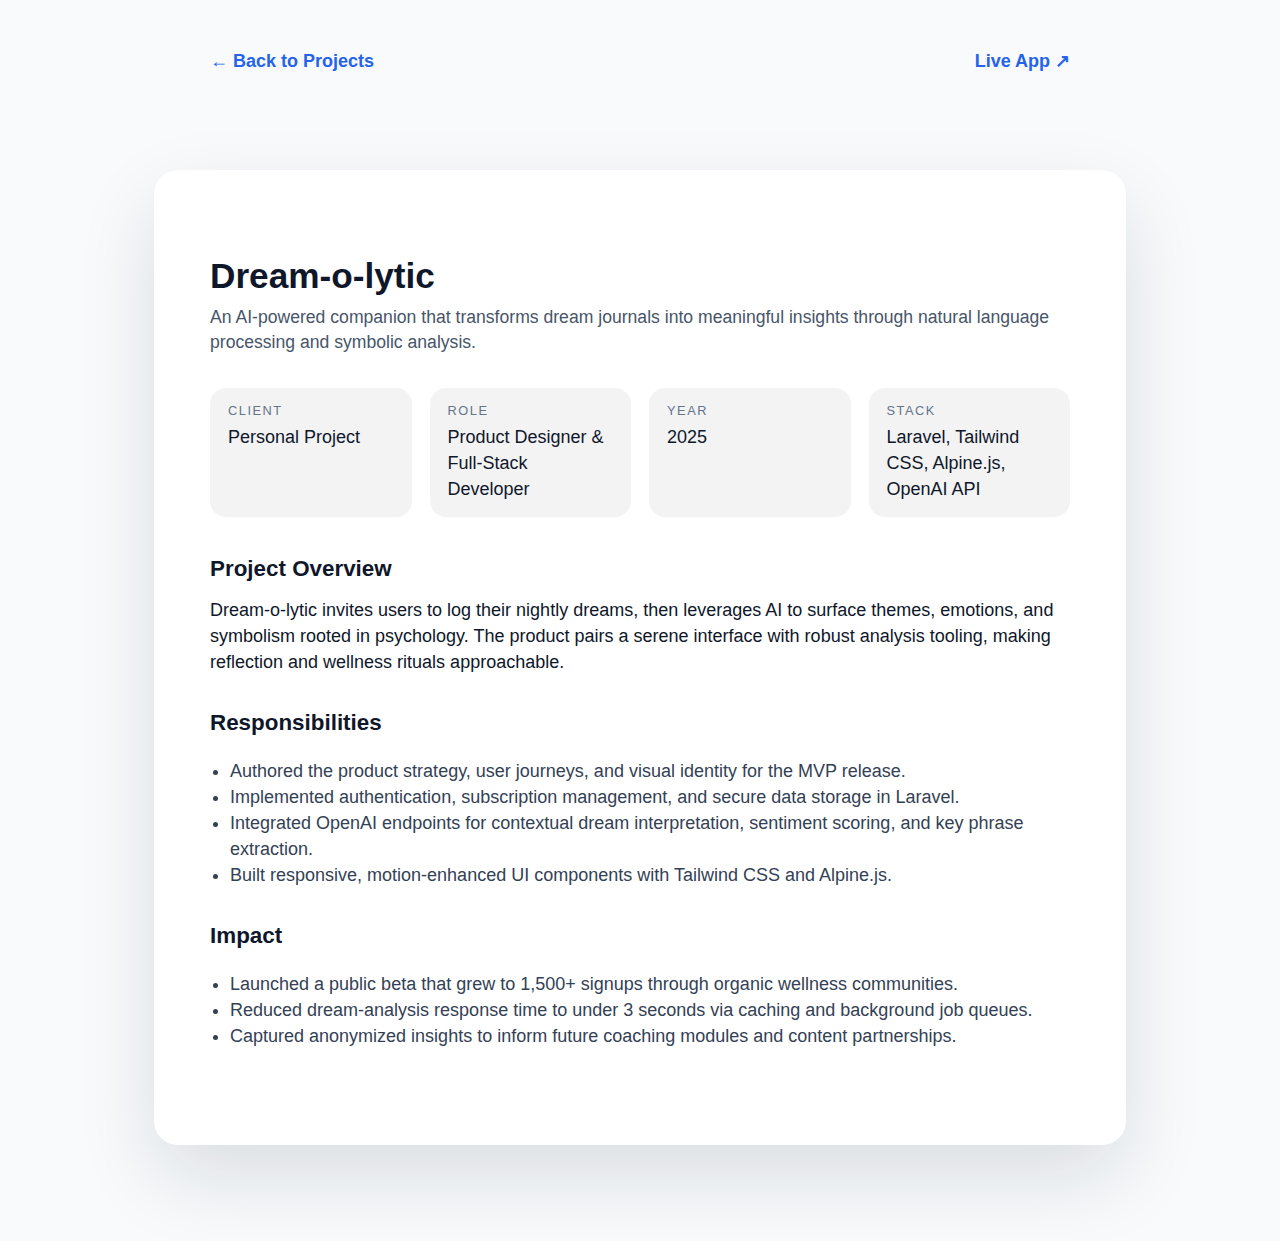
<file: docs/dreamolytic.html>
<!DOCTYPE html>
<html lang="en">
<head>
    <meta charset="UTF-8" />
    <meta name="viewport" content="width=device-width, initial-scale=1" />
    <title>Dream-o-lytic – Project Documentation</title>
    <link rel="stylesheet" href="../css/main.css" />
    <style>
        body {
            background: #f8fafc;
            color: #0f172a;
            font-family: "Karla", "Helvetica Neue", Helvetica, Arial, sans-serif;
        }

        .doc-container {
            max-width: 860px;
            margin: 96px auto;
            padding: 56px 56px 64px;
            background: #ffffff;
            border-radius: 24px;
            box-shadow: 0 32px 80px rgba(15, 23, 42, 0.12);
        }

        .doc-container h1 {
            font-size: 2.2rem;
            margin-bottom: 0.25rem;
        }

        .doc-container p.lead {
            font-size: 1.1rem;
            color: #475569;
            margin-bottom: 2rem;
        }

        .doc-meta {
            display: grid;
            grid-template-columns: repeat(auto-fit, minmax(180px, 1fr));
            gap: 18px;
            margin-bottom: 36px;
        }

        .doc-meta div {
            padding: 14px 18px;
            border-radius: 16px;
            background: rgba(15, 23, 42, 0.05);
        }

        .doc-meta span {
            display: block;
            font-size: 0.8rem;
            letter-spacing: 0.12em;
            text-transform: uppercase;
            color: #64748b;
            margin-bottom: 4px;
        }

        .doc-section {
            margin-bottom: 32px;
        }

        .doc-section h2 {
            font-size: 1.4rem;
            margin-bottom: 0.75rem;
        }

        .doc-section ul {
            list-style: disc;
            padding-left: 1.25rem;
            color: #334155;
        }

        .doc-nav {
            max-width: 860px;
            margin: 48px auto 0;
            display: flex;
            justify-content: space-between;
            align-items: center;
        }

        .doc-nav a {
            font-weight: 600;
            color: #2563eb;
        }
    </style>
</head>
<body>
    <nav class="doc-nav">
        <a href="../index.html#work">← Back to Projects</a>
        <a href="https://www.dreamolytic.com" target="_blank" rel="noopener">Live App ↗</a>
    </nav>

    <main class="doc-container">
        <h1>Dream-o-lytic</h1>
        <p class="lead">
            An AI-powered companion that transforms dream journals into meaningful insights through natural language processing and symbolic analysis.
        </p>

        <div class="doc-meta">
            <div>
                <span>Client</span>
                Personal Project
            </div>
            <div>
                <span>Role</span>
                Product Designer & Full-Stack Developer
            </div>
            <div>
                <span>Year</span>
                2025
            </div>
            <div>
                <span>Stack</span>
                Laravel, Tailwind CSS, Alpine.js, OpenAI API
            </div>
        </div>

        <section class="doc-section">
            <h2>Project Overview</h2>
            <p>
                Dream-o-lytic invites users to log their nightly dreams, then leverages AI to surface themes, emotions, and symbolism rooted in psychology. The product pairs a serene interface with robust analysis tooling, making reflection and wellness rituals approachable.
            </p>
        </section>

        <section class="doc-section">
            <h2>Responsibilities</h2>
            <ul>
                <li>Authored the product strategy, user journeys, and visual identity for the MVP release.</li>
                <li>Implemented authentication, subscription management, and secure data storage in Laravel.</li>
                <li>Integrated OpenAI endpoints for contextual dream interpretation, sentiment scoring, and key phrase extraction.</li>
                <li>Built responsive, motion-enhanced UI components with Tailwind CSS and Alpine.js.</li>
            </ul>
        </section>

        <section class="doc-section">
            <h2>Impact</h2>
            <ul>
                <li>Launched a public beta that grew to 1,500+ signups through organic wellness communities.</li>
                <li>Reduced dream-analysis response time to under 3 seconds via caching and background job queues.</li>
                <li>Captured anonymized insights to inform future coaching modules and content partnerships.</li>
            </ul>
        </section>
    </main>
</body>
</html>
</file>
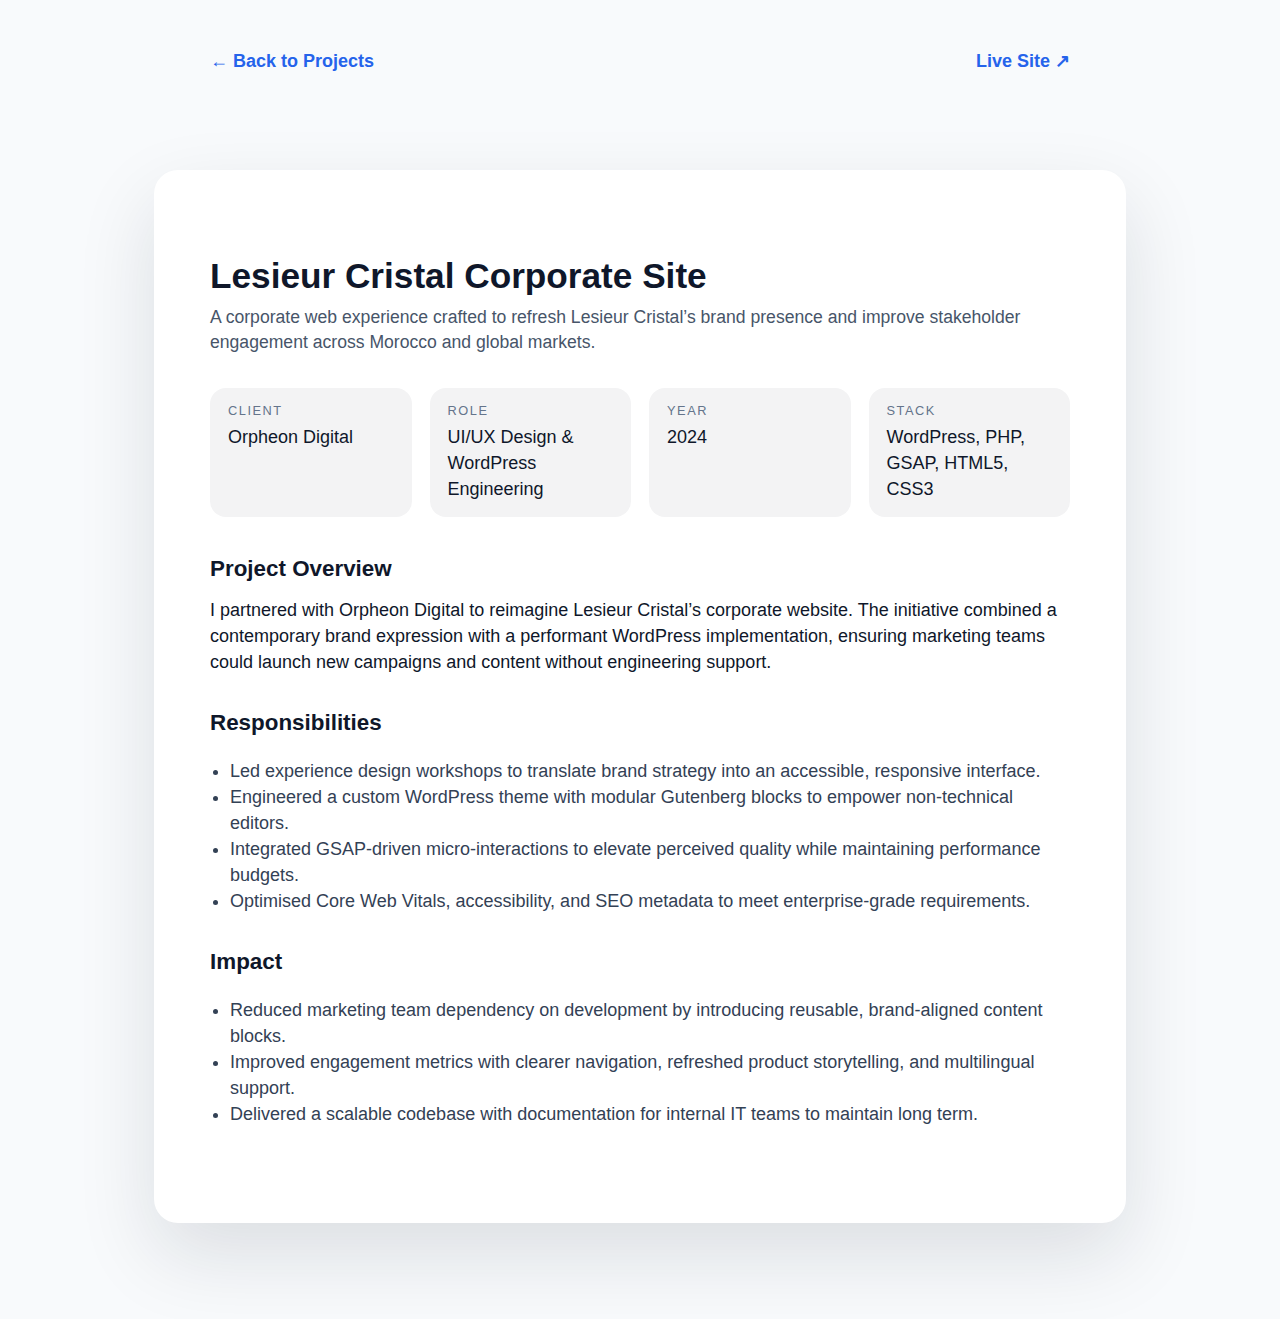
<file: docs/lesieur.html>
<!DOCTYPE html>
<html lang="en">
<head>
    <meta charset="UTF-8" />
    <meta name="viewport" content="width=device-width, initial-scale=1" />
    <title>Lesieur Cristal – Project Documentation</title>
    <link rel="stylesheet" href="../css/main.css" />
    <style>
        body {
            background: #f8fafc;
            color: #0f172a;
            font-family: "Karla", "Helvetica Neue", Helvetica, Arial, sans-serif;
        }

        .doc-container {
            max-width: 860px;
            margin: 96px auto;
            padding: 56px 56px 64px;
            background: #ffffff;
            border-radius: 24px;
            box-shadow: 0 32px 80px rgba(15, 23, 42, 0.12);
        }

        .doc-container h1 {
            font-size: 2.2rem;
            margin-bottom: 0.25rem;
        }

        .doc-container p.lead {
            font-size: 1.1rem;
            color: #475569;
            margin-bottom: 2rem;
        }

        .doc-meta {
            display: grid;
            grid-template-columns: repeat(auto-fit, minmax(180px, 1fr));
            gap: 18px;
            margin-bottom: 36px;
        }

        .doc-meta div {
            padding: 14px 18px;
            border-radius: 16px;
            background: rgba(15, 23, 42, 0.05);
        }

        .doc-meta span {
            display: block;
            font-size: 0.8rem;
            letter-spacing: 0.12em;
            text-transform: uppercase;
            color: #64748b;
            margin-bottom: 4px;
        }

        .doc-section {
            margin-bottom: 32px;
        }

        .doc-section h2 {
            font-size: 1.4rem;
            margin-bottom: 0.75rem;
        }

        .doc-section ul {
            list-style: disc;
            padding-left: 1.25rem;
            color: #334155;
        }

        .doc-nav {
            max-width: 860px;
            margin: 48px auto 0;
            display: flex;
            justify-content: space-between;
            align-items: center;
        }

        .doc-nav a {
            font-weight: 600;
            color: #2563eb;
        }
    </style>
</head>
<body>
    <nav class="doc-nav">
        <a href="../index.html#work">← Back to Projects</a>
        <a href="https://www.lesieur-cristal.ma/" target="_blank" rel="noopener">Live Site ↗</a>
    </nav>

    <main class="doc-container">
        <h1>Lesieur Cristal Corporate Site</h1>
        <p class="lead">
            A corporate web experience crafted to refresh Lesieur Cristal’s brand presence and improve stakeholder engagement across Morocco and global markets.
        </p>

        <div class="doc-meta">
            <div>
                <span>Client</span>
                Orpheon Digital
            </div>
            <div>
                <span>Role</span>
                UI/UX Design & WordPress Engineering
            </div>
            <div>
                <span>Year</span>
                2024
            </div>
            <div>
                <span>Stack</span>
                WordPress, PHP, GSAP, HTML5, CSS3
            </div>
        </div>

        <section class="doc-section">
            <h2>Project Overview</h2>
            <p>
                I partnered with Orpheon Digital to reimagine Lesieur Cristal’s corporate website. The initiative combined a contemporary brand expression with a performant WordPress implementation, ensuring marketing teams could launch new campaigns and content without engineering support.
            </p>
        </section>

        <section class="doc-section">
            <h2>Responsibilities</h2>
            <ul>
                <li>Led experience design workshops to translate brand strategy into an accessible, responsive interface.</li>
                <li>Engineered a custom WordPress theme with modular Gutenberg blocks to empower non-technical editors.</li>
                <li>Integrated GSAP-driven micro-interactions to elevate perceived quality while maintaining performance budgets.</li>
                <li>Optimised Core Web Vitals, accessibility, and SEO metadata to meet enterprise-grade requirements.</li>
            </ul>
        </section>

        <section class="doc-section">
            <h2>Impact</h2>
            <ul>
                <li>Reduced marketing team dependency on development by introducing reusable, brand-aligned content blocks.</li>
                <li>Improved engagement metrics with clearer navigation, refreshed product storytelling, and multilingual support.</li>
                <li>Delivered a scalable codebase with documentation for internal IT teams to maintain long term.</li>
            </ul>
        </section>
    </main>
</body>
</html>
</file>
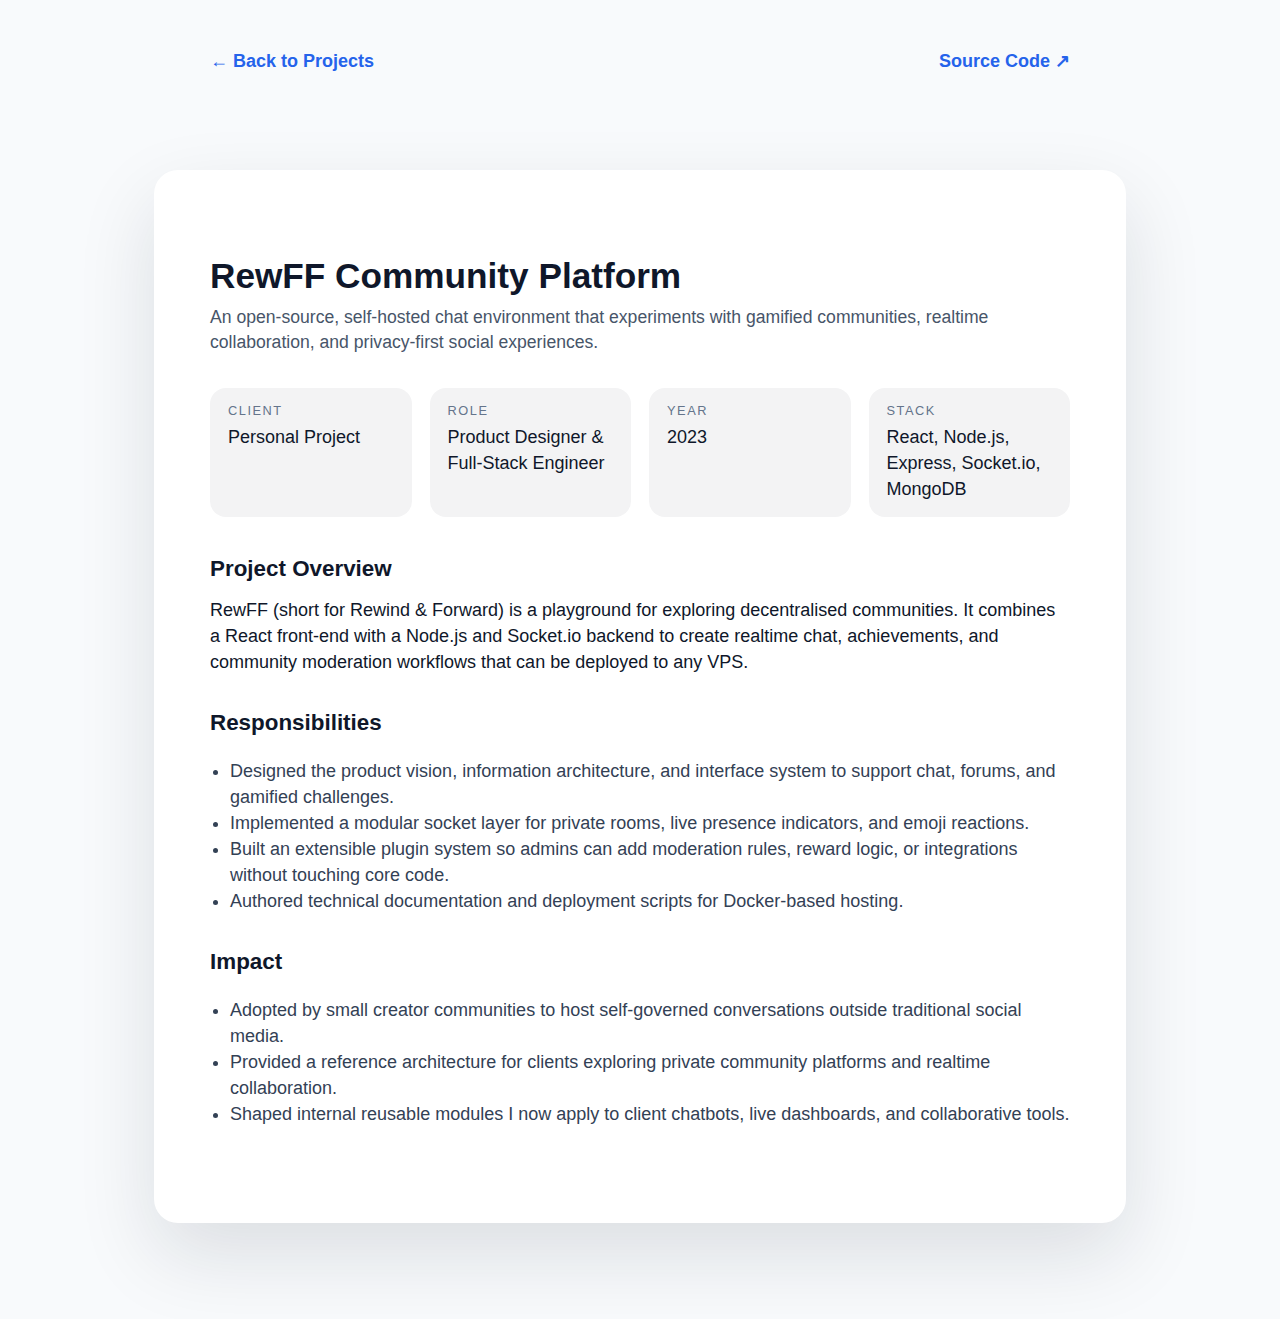
<file: docs/rewff.html>
<!DOCTYPE html>
<html lang="en">
<head>
    <meta charset="UTF-8" />
    <meta name="viewport" content="width=device-width, initial-scale=1" />
    <title>RewFF – Project Documentation</title>
    <link rel="stylesheet" href="../css/main.css" />
    <style>
        body {
            background: #f8fafc;
            color: #0f172a;
            font-family: "Karla", "Helvetica Neue", Helvetica, Arial, sans-serif;
        }

        .doc-container {
            max-width: 860px;
            margin: 96px auto;
            padding: 56px 56px 64px;
            background: #ffffff;
            border-radius: 24px;
            box-shadow: 0 32px 80px rgba(15, 23, 42, 0.12);
        }

        .doc-container h1 {
            font-size: 2.2rem;
            margin-bottom: 0.25rem;
        }

        .doc-container p.lead {
            font-size: 1.1rem;
            color: #475569;
            margin-bottom: 2rem;
        }

        .doc-meta {
            display: grid;
            grid-template-columns: repeat(auto-fit, minmax(180px, 1fr));
            gap: 18px;
            margin-bottom: 36px;
        }

        .doc-meta div {
            padding: 14px 18px;
            border-radius: 16px;
            background: rgba(15, 23, 42, 0.05);
        }

        .doc-meta span {
            display: block;
            font-size: 0.8rem;
            letter-spacing: 0.12em;
            text-transform: uppercase;
            color: #64748b;
            margin-bottom: 4px;
        }

        .doc-section {
            margin-bottom: 32px;
        }

        .doc-section h2 {
            font-size: 1.4rem;
            margin-bottom: 0.75rem;
        }

        .doc-section ul {
            list-style: disc;
            padding-left: 1.25rem;
            color: #334155;
        }

        .doc-nav {
            max-width: 860px;
            margin: 48px auto 0;
            display: flex;
            justify-content: space-between;
            align-items: center;
        }

        .doc-nav a {
            font-weight: 600;
            color: #2563eb;
        }
    </style>
</head>
<body>
    <nav class="doc-nav">
        <a href="../index.html#work">← Back to Projects</a>
        <a href="https://github.com/ismailkit/rewff" target="_blank" rel="noopener">Source Code ↗</a>
    </nav>

    <main class="doc-container">
        <h1>RewFF Community Platform</h1>
        <p class="lead">
            An open-source, self-hosted chat environment that experiments with gamified communities, realtime collaboration, and privacy-first social experiences.
        </p>

        <div class="doc-meta">
            <div>
                <span>Client</span>
                Personal Project
            </div>
            <div>
                <span>Role</span>
                Product Designer & Full-Stack Engineer
            </div>
            <div>
                <span>Year</span>
                2023
            </div>
            <div>
                <span>Stack</span>
                React, Node.js, Express, Socket.io, MongoDB
            </div>
        </div>

        <section class="doc-section">
            <h2>Project Overview</h2>
            <p>
                RewFF (short for Rewind & Forward) is a playground for exploring decentralised communities. It combines a React front-end with a Node.js and Socket.io backend to create realtime chat, achievements, and community moderation workflows that can be deployed to any VPS.
            </p>
        </section>

        <section class="doc-section">
            <h2>Responsibilities</h2>
            <ul>
                <li>Designed the product vision, information architecture, and interface system to support chat, forums, and gamified challenges.</li>
                <li>Implemented a modular socket layer for private rooms, live presence indicators, and emoji reactions.</li>
                <li>Built an extensible plugin system so admins can add moderation rules, reward logic, or integrations without touching core code.</li>
                <li>Authored technical documentation and deployment scripts for Docker-based hosting.</li>
            </ul>
        </section>

        <section class="doc-section">
            <h2>Impact</h2>
            <ul>
                <li>Adopted by small creator communities to host self-governed conversations outside traditional social media.</li>
                <li>Provided a reference architecture for clients exploring private community platforms and realtime collaboration.</li>
                <li>Shaped internal reusable modules I now apply to client chatbots, live dashboards, and collaborative tools.</li>
            </ul>
        </section>
    </main>
</body>
</html>
</file>
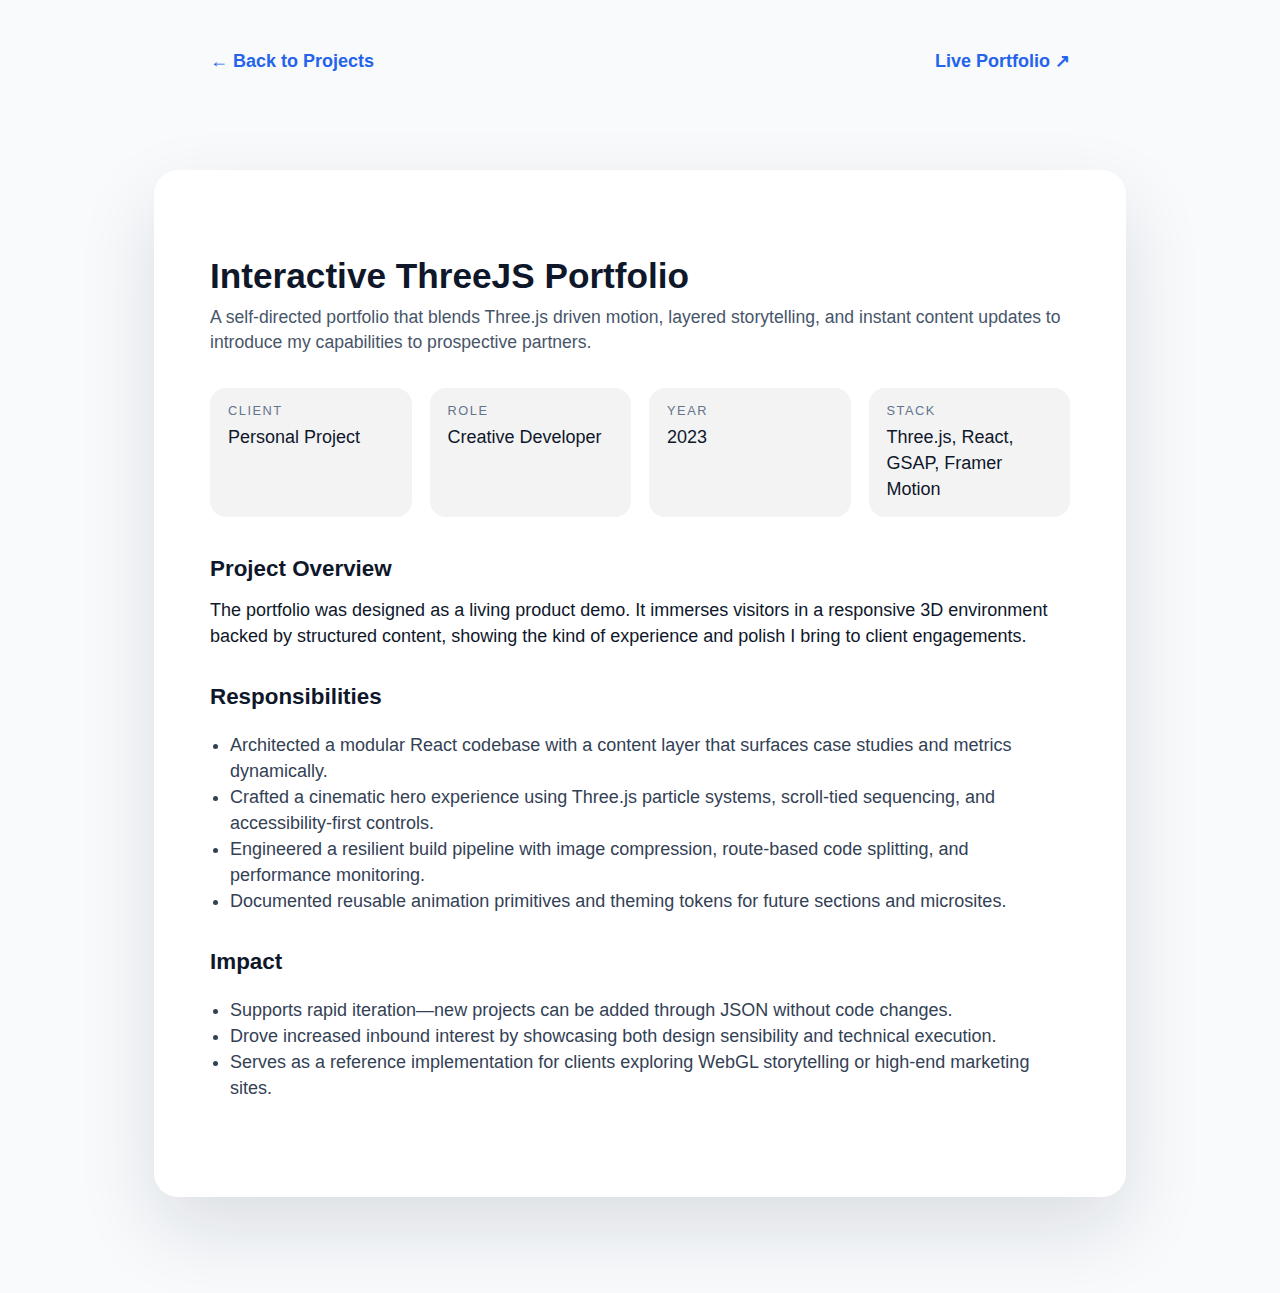
<file: docs/threejs-portfolio.html>
<!DOCTYPE html>
<html lang="en">

<head>
    <meta charset="UTF-8" />
    <meta name="viewport" content="width=device-width, initial-scale=1" />
    <title>Interactive ThreeJS Portfolio – Project Documentation</title>
    <link rel="stylesheet" href="../css/main.css" />
    <style>
        body {
            background: #f8fafc;
            color: #0f172a;
            font-family: "Karla", "Helvetica Neue", Helvetica, Arial, sans-serif;
        }

        .doc-container {
            max-width: 860px;
            margin: 96px auto;
            padding: 56px 56px 64px;
            background: #ffffff;
            border-radius: 24px;
            box-shadow: 0 32px 80px rgba(15, 23, 42, 0.12);
        }

        .doc-container h1 {
            font-size: 2.2rem;
            margin-bottom: 0.25rem;
        }

        .doc-container p.lead {
            font-size: 1.1rem;
            color: #475569;
            margin-bottom: 2rem;
        }

        .doc-meta {
            display: grid;
            grid-template-columns: repeat(auto-fit, minmax(180px, 1fr));
            gap: 18px;
            margin-bottom: 36px;
        }

        .doc-meta div {
            padding: 14px 18px;
            border-radius: 16px;
            background: rgba(15, 23, 42, 0.05);
        }

        .doc-meta span {
            display: block;
            font-size: 0.8rem;
            letter-spacing: 0.12em;
            text-transform: uppercase;
            color: #64748b;
            margin-bottom: 4px;
        }

        .doc-section {
            margin-bottom: 32px;
        }

        .doc-section h2 {
            font-size: 1.4rem;
            margin-bottom: 0.75rem;
        }

        .doc-section ul {
            list-style: disc;
            padding-left: 1.25rem;
            color: #334155;
        }

        .doc-nav {
            max-width: 860px;
            margin: 48px auto 0;
            display: flex;
            justify-content: space-between;
            align-items: center;
        }

        .doc-nav a {
            font-weight: 600;
            color: #2563eb;
        }
    </style>
</head>

<body>
    <nav class="doc-nav">
        <a href="../index.html#work">← Back to Projects</a>
        <a href="https://www.shahniraj.com/" target="_blank" rel="noopener">Live Portfolio ↗</a>
    </nav>

    <main class="doc-container">
        <h1>Interactive ThreeJS Portfolio</h1>
        <p class="lead">
            A self-directed portfolio that blends Three.js driven motion, layered storytelling, and instant content
            updates to introduce my capabilities to prospective partners.
        </p>

        <div class="doc-meta">
            <div>
                <span>Client</span>
                Personal Project
            </div>
            <div>
                <span>Role</span>
                Creative Developer
            </div>
            <div>
                <span>Year</span>
                2023
            </div>
            <div>
                <span>Stack</span>
                Three.js, React, GSAP, Framer Motion
            </div>
        </div>

        <section class="doc-section">
            <h2>Project Overview</h2>
            <p>
                The portfolio was designed as a living product demo. It immerses visitors in a responsive 3D environment
                backed by structured content, showing the kind of experience and polish I bring to client engagements.
            </p>
        </section>

        <section class="doc-section">
            <h2>Responsibilities</h2>
            <ul>
                <li>Architected a modular React codebase with a content layer that surfaces case studies and metrics
                    dynamically.</li>
                <li>Crafted a cinematic hero experience using Three.js particle systems, scroll-tied sequencing, and
                    accessibility-first controls.</li>
                <li>Engineered a resilient build pipeline with image compression, route-based code splitting, and
                    performance monitoring.</li>
                <li>Documented reusable animation primitives and theming tokens for future sections and microsites.</li>
            </ul>
        </section>

        <section class="doc-section">
            <h2>Impact</h2>
            <ul>
                <li>Supports rapid iteration—new projects can be added through JSON without code changes.</li>
                <li>Drove increased inbound interest by showcasing both design sensibility and technical execution.</li>
                <li>Serves as a reference implementation for clients exploring WebGL storytelling or high-end marketing
                    sites.</li>
            </ul>
        </section>
    </main>
</body>

</html>
</file>
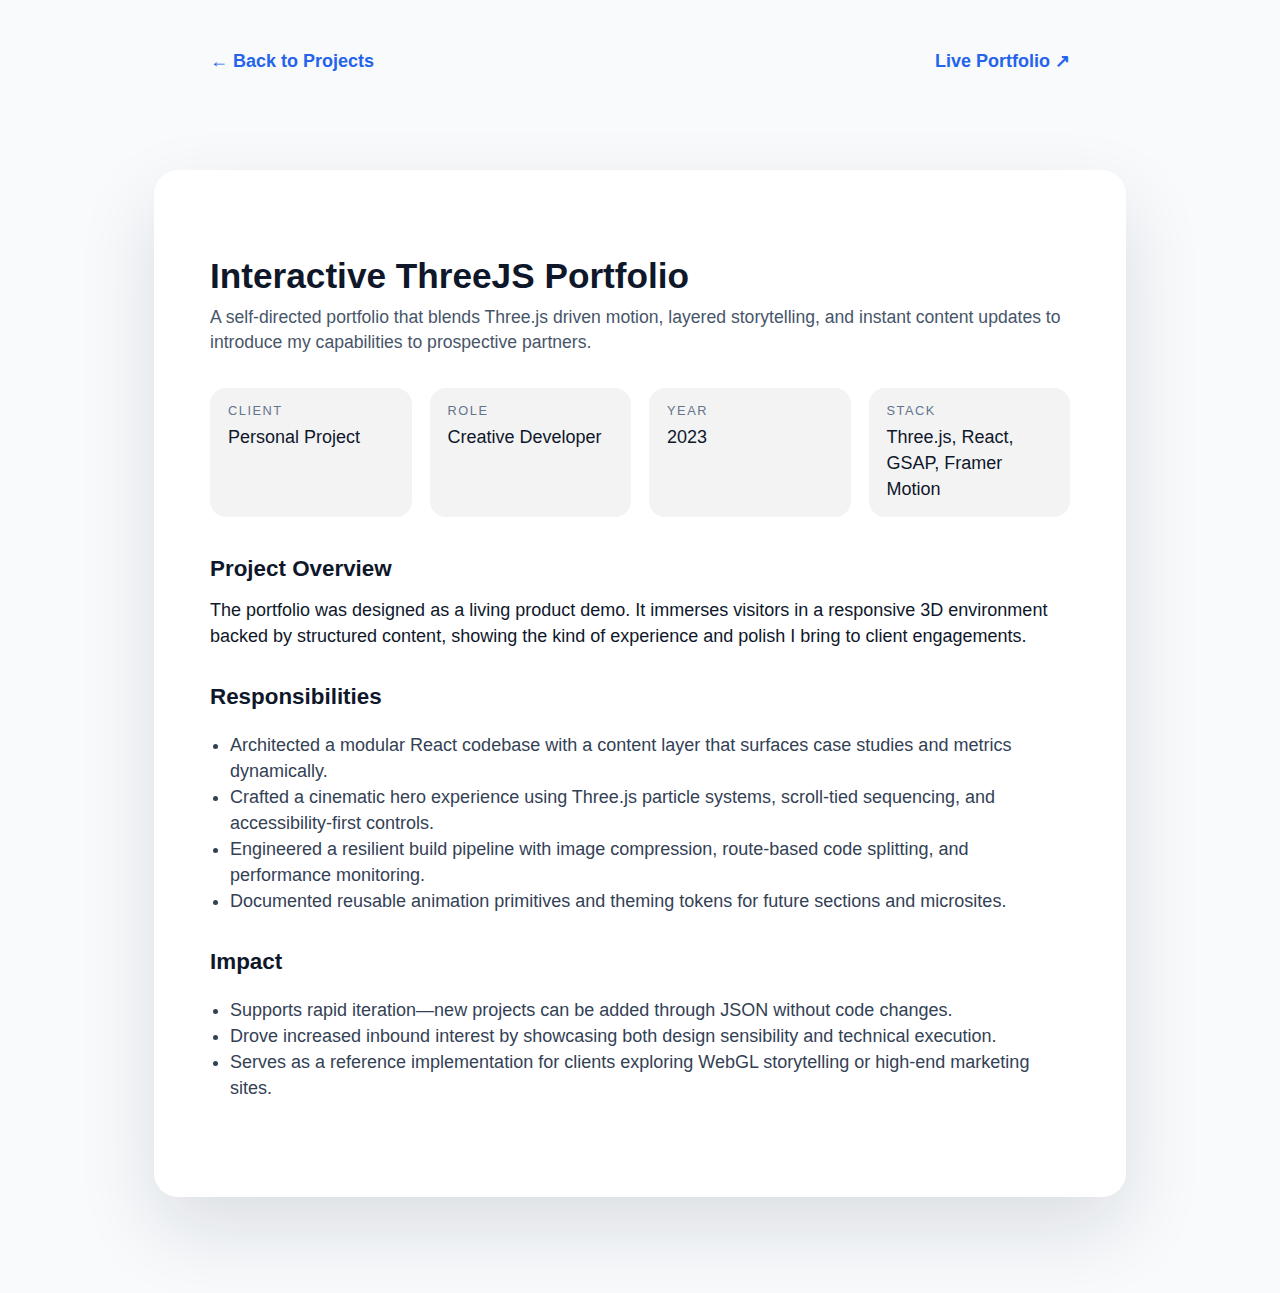
<file: shahniraj.com/docs/threejs-portfolio.html>
<!DOCTYPE html>
<html lang="en">
<head>
    <meta charset="UTF-8" />
    <meta name="viewport" content="width=device-width, initial-scale=1" />
    <title>Interactive ThreeJS Portfolio – Project Documentation</title>
    <link rel="stylesheet" href="../css/main.css" />
    <style>
        body {
            background: #f8fafc;
            color: #0f172a;
            font-family: "Karla", "Helvetica Neue", Helvetica, Arial, sans-serif;
        }

        .doc-container {
            max-width: 860px;
            margin: 96px auto;
            padding: 56px 56px 64px;
            background: #ffffff;
            border-radius: 24px;
            box-shadow: 0 32px 80px rgba(15, 23, 42, 0.12);
        }

        .doc-container h1 {
            font-size: 2.2rem;
            margin-bottom: 0.25rem;
        }

        .doc-container p.lead {
            font-size: 1.1rem;
            color: #475569;
            margin-bottom: 2rem;
        }

        .doc-meta {
            display: grid;
            grid-template-columns: repeat(auto-fit, minmax(180px, 1fr));
            gap: 18px;
            margin-bottom: 36px;
        }

        .doc-meta div {
            padding: 14px 18px;
            border-radius: 16px;
            background: rgba(15, 23, 42, 0.05);
        }

        .doc-meta span {
            display: block;
            font-size: 0.8rem;
            letter-spacing: 0.12em;
            text-transform: uppercase;
            color: #64748b;
            margin-bottom: 4px;
        }

        .doc-section {
            margin-bottom: 32px;
        }

        .doc-section h2 {
            font-size: 1.4rem;
            margin-bottom: 0.75rem;
        }

        .doc-section ul {
            list-style: disc;
            padding-left: 1.25rem;
            color: #334155;
        }

        .doc-nav {
            max-width: 860px;
            margin: 48px auto 0;
            display: flex;
            justify-content: space-between;
            align-items: center;
        }

        .doc-nav a {
            font-weight: 600;
            color: #2563eb;
        }
    </style>
</head>
<body>
    <nav class="doc-nav">
        <a href="../index.html#work">← Back to Projects</a>
        <a href="https://www.kitmane.com/" target="_blank" rel="noopener">Live Portfolio ↗</a>
    </nav>

    <main class="doc-container">
        <h1>Interactive ThreeJS Portfolio</h1>
        <p class="lead">
            A self-directed portfolio that blends Three.js driven motion, layered storytelling, and instant content updates to introduce my capabilities to prospective partners.
        </p>

        <div class="doc-meta">
            <div>
                <span>Client</span>
                Personal Project
            </div>
            <div>
                <span>Role</span>
                Creative Developer
            </div>
            <div>
                <span>Year</span>
                2023
            </div>
            <div>
                <span>Stack</span>
                Three.js, React, GSAP, Framer Motion
            </div>
        </div>

        <section class="doc-section">
            <h2>Project Overview</h2>
            <p>
                The portfolio was designed as a living product demo. It immerses visitors in a responsive 3D environment backed by structured content, showing the kind of experience and polish I bring to client engagements.
            </p>
        </section>

        <section class="doc-section">
            <h2>Responsibilities</h2>
            <ul>
                <li>Architected a modular React codebase with a content layer that surfaces case studies and metrics dynamically.</li>
                <li>Crafted a cinematic hero experience using Three.js particle systems, scroll-tied sequencing, and accessibility-first controls.</li>
                <li>Engineered a resilient build pipeline with image compression, route-based code splitting, and performance monitoring.</li>
                <li>Documented reusable animation primitives and theming tokens for future sections and microsites.</li>
            </ul>
        </section>

        <section class="doc-section">
            <h2>Impact</h2>
            <ul>
                <li>Supports rapid iteration—new projects can be added through JSON without code changes.</li>
                <li>Drove increased inbound interest by showcasing both design sensibility and technical execution.</li>
                <li>Serves as a reference implementation for clients exploring WebGL storytelling or high-end marketing sites.</li>
            </ul>
        </section>
    </main>
</body>
</html>
</file>
<file: style.css>
/* GENERAL */

@import url("https://fonts.googleapis.com/css2?family=Poppins:wght@300;400;500;600&display=swap");

/* Default Light Mode */
:root {
  --primary-color: white;
  --primary-color-2: rgb(250, 250, 250);
  --primary-color-3: rgb(181, 181, 181);
  --background-color: rgb(255, 255, 255);
  --secondary-color: black;
  --secondary-color-2: rgb(85, 85, 85);
  --button-background: rgb(53, 53, 53);
  --button-text-hover: grey;
  --button-border: rgb(53, 53, 53) 0.1rem solid;
  --button-border-2: rgb(255, 255, 255) 0.1rem solid;
  --container-border: rgb(163, 163, 163);
}

/* Dark Mode */
[theme="dark"] {
  --primary-color: black;
  --primary-color-2: rgb(39, 39, 39);
  --primary-color-3: rgb(74, 74, 74);
  --background-color: rgb(33, 33, 33);
  --secondary-color: white;
  --secondary-color-2: rgb(170, 170, 170);
  --button-background: rgb(202, 202, 202);
  --button-text-hover: lightgrey;
  --button-border: rgb(202, 202, 202) 0.1rem solid;
  --button-border-2: rgb(0, 0, 0) 0.1rem solid;
  --container-border: rgb(92, 92, 92);
}

* {
  margin: 0;
  padding: 0;
}

h3 {
  color: var(--secondary-color);
}

body {
  font-family: "Poppins", sans-serif;
  background-color: var(--background-color);
}

html {
  scroll-behavior: smooth;
}

p {
  color: var(--secondary-color-2);
}

/* TRANSITION */

a,
.btn {
  transition: all 300ms ease;
}

/* DESKTOP NAV */

nav,
.nav-links {
  display: flex;
  align-items: center;
}

nav {
  justify-content: space-around;
  height: 17vh;
}

.nav-links {
  gap: 2rem;
  list-style: none;
  font-size: 1.5rem;
}

nav li:last-child {
  width: max-content;
  display: flex;
  margin: auto;
  padding: 10px;
}

a {
  color: var(--secondary-color);
  text-decoration: none;
  text-decoration-color: var(--primary-color);
}

a:hover {
  text-decoration: underline;
  text-underline-offset: 1rem;
  text-decoration-color: var(--secondary-color);
}

nav a:hover {
  color: var(--secondary-color);
  text-decoration-color: var(--secondary-color);
}

.logo {
  font-size: 2rem;
  color: var(--secondary-color);
}

.logo:hover {
  cursor: default;
}

/* HAMBURGER MENU */

#hamburger-nav {
  display: none;
}

.hamburger-menu {
  position: relative;
  display: inline-block;
}

.hamburger-icon {
  display: flex;
  flex-direction: column;
  justify-content: space-between;
  height: 24px;
  width: 30px;
  cursor: pointer;
}

.hamburger-icon span {
  width: 100%;
  height: 2px;
  background-color: var(--secondary-color);
  transition: all 0.3 ease-in-out;
}

.menu-links {
  position: absolute;
  top: 100%;
  right: 0;
  background-color: var(--primary-color);
  width: fit-content;
  max-height: 0;
  overflow: hidden;
  transition: all 0.3 ease-in-out;
}

.menu-links a {
  display: block;
  padding: 10px;
  text-align: center;
  font-size: 1.5rem;
  color: var(--secondary-color);
  text-decoration: none;
  transition: all 0.3 ease-in-out;
}

.menu-links li {
  list-style: none;
}

.menu-links.open {
  max-height: 300px;
}

.hamburger-icon.open span:first-child {
  transform: rotate(45deg) translate(10px, 5px);
}

.hamburger-icon.open span:nth-child(2) {
  opacity: 0;
}

.hamburger-icon.open span:last-child {
  transform: rotate(-45deg) translate(10px, -5px);
}

.hamburger-icon span:first-child {
  transform: none;
}

.hamburger-icon span:first-child {
  opacity: 1;
}

.hamburger-icon span:first-child {
  transform: none;
}

/* SECTIONS */

section {
  padding-top: 4vh;
  height: 96vh;
  margin: 0 10rem;
  box-sizing: border-box;
  min-height: fit-content;
}

.section-container {
  display: flex;
}

/* PROFILE SECTION */

#profile {
  display: flex;
  justify-content: center;
  gap: 5rem;
  height: 80vh;
}

.section__pic-container {
  display: flex;
  height: 400px;
  width: 400px;
  margin: auto 0;
}

.section__text {
  align-self: center;
  text-align: center;
}

.section__text p {
  font-weight: 600;
}

.section__text__p1 {
  text-align: center;
}

.section__text__p2 {
  font-size: 1.75rem;
  margin-bottom: 1rem;
}

.title {
  color: var(--secondary-color);
  font-size: 3rem;
  text-align: center;
}

#socials-container {
  display: flex;
  justify-content: center;
  margin-top: 1rem;
  gap: 1rem;
}

/* ICONS */

.icon {
  cursor: pointer;
  height: 2rem;
}

/* BUTTONS */

.btn-container {
  display: flex;
  justify-content: center;
  gap: 1rem;
}

.btn {
  font-weight: 600;
  transition: all 300ms ease;
  padding: 1rem;
  width: 8rem;
  border-radius: 2rem;
}

.btn-color-1,
.btn-color-2 {
  border: var(--button-border);
  color: var(--secondary-color-2);
}

.btn-color-1:hover,
.btn-color-2:hover {
  cursor: pointer;
}

.btn-color-1,
.btn-color-2:hover {
  background: var(--button-background);
  color: var(--primary-color);
}

.btn-color-1:hover {
  background: var(--secondary-color);
}

.btn-color-2 {
  background: none;
}

.btn-color-2:hover {
  border: var(--button-border);
  background: var(--secondary-color);
}

.btn-container {
  gap: 1rem;
}

/* ABOUT SECTION */

#about {
  position: relative;
}

.about-containers {
  gap: 2rem;
  margin-bottom: 2rem;
  margin-top: 2rem;
}

.about-details-container {
  justify-content: center;
  flex-direction: column;
}

.about-containers,
.about-details-container {
  display: flex;
}

.about-pic {
  border-radius: 2rem;
}

.arrow {
  position: absolute;
  right: -5rem;
  bottom: 2.5rem;
}

.details-container {
  padding: 1.5rem;
  flex: 1;
  background: var(--primary-color-2);
  border-radius: 2rem;
  border: var(--button-border);
  border-color: var(--container-border);
  text-align: center;
}

.section-container {
  gap: 4rem;
  height: 80%;
}

.section__pic-container {
  height: 400px;
  width: 400px;
  margin: auto 0;
}

/* EXPERIENCE SECTION */

#experience {
  position: relative;
}

.experience-sub-title {
  color: var(--secondary-color);
  font-weight: 600;
  font-size: 1.75rem;
  margin-bottom: 2rem;
}

.experience-details-container {
  display: flex;
  justify-content: center;
  flex-direction: column;
}

.article-container {
  display: flex;
  text-align: initial;
  flex-wrap: wrap;
  flex-direction: row;
  gap: 2.5rem;
  justify-content: space-around;
}

article {
  display: flex;
  width: 10rem;
  justify-content: space-around;
  gap: 0.5rem;
}

article .icon {
  cursor: default;
}

/* PROJECTS SECTION */

#projects {
  position: relative;
}

.color-container {
  border-color: var(--container-border);
  background: var(--primary-color-2);
}

.project-img {
  border-radius: 2rem;
  width: 90%;
  height: 90%;
}

.project-title {
  margin: 1rem;
  color: var(--secondary-color);
}

.project-btn {
  color: var(--secondary-color);
  border-color: var(--container-border);
}

/* CONTACT */

#contact {
  display: flex;
  justify-content: center;
  flex-direction: column;
  height: 70vh;
}

.contact-info-upper-container {
  display: flex;
  justify-content: center;
  border-radius: 2rem;
  border: var(--button-border);
  border-color: var(--container-border);
  background: var(--background-color);
  margin: 2rem auto;
  padding: 0.5rem;
}

.contact-info-container {
  display: flex;
  align-items: center;
  justify-content: center;
  gap: 0.5rem;
  margin: 1rem;
}

.contact-info-container p {
  font-size: larger;
}

.contact-icon {
  cursor: default;
}

.email-icon {
  height: 2.5rem;
}

  
  /*change the number below to scale to the appropriate size*/ 
  .thumbnail:hover { 
  transform: scale(3); 
  
  }

/* FOOTER SECTION */

footer {
  height: 26vh;
  margin: 0 1rem;
}

footer p {
  text-align: center;
}

*, *::before, *::after {
  box-sizing: border-box;
}

@import url("https://fonts.googleapis.com/css?family=Lato:300");
*, *::before, *::after {
  box-sizing: border-box;
}


/*** <--- CIRCLE STYLES ---> ***/
.wrap-circles {
  display: inline-flex;
  flex-wrap: wrap;
  align-items: center;
}

.circle {
  position: relative;
  width: 80px;
  height: 80px;
  margin: 0.5rem;
  border-radius: 50%;
  background: #FFCDB2;
  overflow: hidden;
}
.circle.per-70 {
  background-image: conic-gradient(#FFCDB2 30%, #ab6e7a 0);
}
.circle.per-75 {
  background-image: conic-gradient(#FFCDB2 25%, #ab6e7a 0);
}
.circle.per-80 {
  background-image: conic-gradient(#FFCDB2 20%, #B5838D 0);
}
.circle.per-85 {
  background-image: conic-gradient(#FFCDB2 15%, #B5838D 0);
}
.circle.per-90 {
  background-image: conic-gradient(#FFCDB2 10%, #B5838D 0);
}
.circle .inner {
  display: flex;
  justify-content: center;
  align-items: center;
  position: absolute;
  top: 50%;
  left: 50%;
  transform: translate(-50%, -50%);
  width: 55px;
  height: 55px;
  background: #000;
  border-radius: 50%;
  font-size: 1.35em;
  font-weight: 100;
  color: rgba(255, 255, 255, 0.75);
}
</file>
<file: mediaqueries.css>
@media screen and (max-width: 1400px) {
  #profile {
    height: 83vh;
    margin-bottom: 6rem;
  }
  .about-containers {
    flex-wrap: wrap;
  }
  #contact,
  #projects {
    height: fit-content;
  }
}

@media screen and (max-width: 1200px) {
  #desktop-nav {
    display: none;
  }
  #hamburger-nav {
    display: flex;
  }
  #experience,
  .experience-details-container {
    margin-top: 2rem;
  }
  #profile,
  .section-container {
    display: block;
  }
  .arrow {
    display: none;
  }
  section,
  .section-container {
    height: fit-content;
  }
  section {
    margin: 0 5%;
  }
  .section__pic-container {
    width: 275px;
    height: 275px;
    margin: 0 auto 2rem;
  }
  .about-containers {
    margin-top: 0;
  }
}

@media screen and (max-width: 600px) {
  #contact,
  footer {
    height: 40vh;
  }
  #profile {
    height: 83vh;
    margin-bottom: 0;
  }
  article {
    font-size: 1rem;
  }
  footer nav {
    height: fit-content;
    margin-bottom: 2rem;
  }
  .about-containers,
  .contact-info-upper-container,
  .btn-container {
    flex-wrap: wrap;
  }
  .contact-info-container {
    margin: 0;
  }
  .contact-info-container p,
  .nav-links li a {
    font-size: 1rem;
  }
  .experience-sub-title {
    font-size: 1.25rem;
  }
  .logo {
    font-size: 1.5rem;
  }
  .nav-links {
    flex-direction: column;
    gap: 0.5rem;
    text-align: center;
  }
  .section__pic-container {
    width: auto;
    height: 46vw;
    justify-content: center;
  }
  .section__text__p2 {
    font-size: 1.25rem;
  }
  .title {
    font-size: 2rem;
  }
  .text-container {
    text-align: justify;
  }
}
</file>
<file: css/main.css>
@keyframes fadeInUp {
    from {
        opacity: 0;
        transform: translateY(30px);
    }

    to {
        opacity: 1;
        transform: translateY(0);
    }
}

@keyframes pulse {

    0%,
    100% {
        opacity: 1;
    }

    50% {
        opacity: 0.5;
    }
}

@keyframes fadeSlideUp {
    0% {
        transform: translateY(0);
        opacity: 1;
    }

    50% {
        transform: translateY(-10px);
        opacity: 0;
    }

    100% {
        transform: translateY(0);
        opacity: 1;
    }
}

@keyframes fadeSlideDown {
    0% {
        transform: translateY(0);
        opacity: 1;
    }

    50% {
        transform: translateY(10px);
        opacity: 0;
    }

    100% {
        transform: translateY(0);
        opacity: 1;
    }
}

@keyframes scrollPulse {

    0%,
    100% {
        opacity: 0.6;
    }

    50% {
        opacity: 1;
    }
}

@keyframes scrollWheel {
    0% {
        transform: translateX(-50%) translateY(0);
        opacity: 1;
    }

    50% {
        transform: translateX(-50%) translateY(12px);
        opacity: 0.3;
    }

    100% {
        transform: translateX(-50%) translateY(0);
        opacity: 1;
    }
}

:root {
    --button-padding-y: 0.65rem;
    --button-padding-x: 1.5rem;
    --button-border-radius: 20px;
    --button-font-weight: 600;
    --button-gap: 0.5rem;
}

a {
    color: inherit;
    text-decoration: none;
    transition: all 0.3s ease;
}

p {
    margin: 0 0 1rem 0;
}

h6 {
    margin: 0;
    font-weight: 600;
    line-height: 1.2;
}

*:after {
    box-sizing: border-box;
}

a:hover {
    opacity: 0.7;
}

.about-content {
    text-align: center;
}

.about-description {
    max-width: 600px;
    margin-right: auto;
    margin-bottom: 3rem;
    margin-left: auto;
    font-size: 1.2rem;
    line-height: 1.6;
}

.about-meta {
    display: flex;
    flex-wrap: wrap;
    justify-content: center;
    gap: 2rem;
}

.about-skills {
    margin-bottom: 3rem;
}

.about-skills h3 {
    margin-bottom: 1.5rem;
    font-size: 1.3rem;
    font-weight: 600;
}

.animate-fade-in-up {
    animation: fadeInUp 0.6s ease forwards;
}

.arrow-up {
    position: relative;
    width: 24px;
    height: 24px;
    border: none;
    opacity: 0.6;
    animation: scrollPulse 2s infinite ease-in-out;
}

.arrow-up::before {
    content: "";
    position: absolute;
    top: 50%;
    left: 50%;
    transform: translate(-50%, -50%) rotate(45deg);
    width: 8px;
    height: 8px;
    border-top: 2px solid currentColor;
    border-left: 2px solid currentColor;
}

.btn {
    display: inline-flex;
    align-items: center;
    justify-content: center;
    gap: var(--button-gap);
    min-width: 180px;
    width: auto;
    padding: var(--button-padding-y) var(--button-padding-x);
    font-weight: var(--button-font-weight);
    text-decoration: none;
    border-radius: var(--button-border-radius);
    line-height: 1.2;
    transition: all 0.3s ease;
}

.btn-primary {
    border: 2px solid #000000;
    background: #000000;
    color: #ffffff;
}

.btn-primary:hover {
    background: white;
    color: #000000;
}

.btn-secondary {
    border: 2px solid rgba(0, 0, 0, 0.08);
    background: white;
    color: #000000;
}

.contact-ctas {
    margin-top: 30px;
    display: flex;
    gap: 20px;
    flex-wrap: wrap;
    align-items: center;
    justify-content: center;
}

@media (max-width: 600px) {
    .contact-ctas {
        width: 100%;
    }

    .contact-ctas .btn {
        width: 100%;
        min-width: 0;
        text-align: center;
    }

    .contact-info {
        width: 100%;
    }

    .light-theme .contact-content {
        padding: 32px 24px;
        border-radius: 20px;
    }
}

.category-badge {
    display: inline-block;
    padding: 2px 8px;
    margin-right: 5px;
    margin-bottom: 5px;
    background: rgba(0, 0, 0, 0.5);
    color: #fff;
    font-size: 0.7rem;
    border-radius: 10px;
}

.category-filter {
    margin: 30px 0;
    text-align: center;
}

.col-lg-8 {
    flex: 0 0 66.666667%;
    max-width: 66.666667%;
    padding: 0 0.5rem;
}

.contact-actions {
    margin-bottom: 3rem;
}

.contact-content {
    display: flex;
    flex-direction: column;
    align-items: center;
    gap: 1.5rem;
    margin: 0 auto;
    max-width: 580px;
    text-align: center;
}

.light-theme .contact-content {
    background: #ffffff;
    border: 1px solid rgba(0, 0, 0, 0.08);
    border-radius: 18px;
    padding: 32px 28px;
    box-shadow: 0 20px 40px rgba(15, 23, 42, 0.12);
    backdrop-filter: blur(4px);
}

.contact-description {
    max-width: 500px;
    margin-right: auto;
    margin-bottom: 2rem;
    margin-left: auto;
    font-size: 1.2rem;
    line-height: 1.6;
}

.contact-info {
    display: flex;
    flex-direction: column;
    gap: 1rem;
    align-items: center;
    text-align: center;
    margin-bottom: 1rem;
}

.contact-item {
    display: flex;
    flex-direction: column;
    align-items: center;
    gap: 0.6rem;
    font-size: 1.1rem;
}

.contact-label {
    font-size: 0.75rem;
    font-weight: 600;
    letter-spacing: 0.12em;
    text-transform: uppercase;
    color: rgba(17, 24, 39, 0.55);
}

.dark-theme .contact-label {
    color: rgba(255, 255, 255, 0.6);
}

.contact-link {
    font-size: 1.15rem;
    font-weight: 600;
    color: inherit;
    text-decoration: none;
    transition: color 0.3s ease;
}

.contact-link:hover,
.contact-link:focus {
    color: inherit;
    text-decoration: underline;
}

.contact-social {
    display: flex;
    flex-wrap: wrap;
    justify-content: center;
    gap: 2rem;
}

.contact-social a {
    position: relative;
    font-weight: 500;
}

.contact-social a::after {
    content: "";
    position: absolute;
    bottom: -2px;
    left: 0;
    width: 0;
    height: 2px;
    background: currentColor;
    transition: width 0.3s ease;
}

.contact-social a:hover::after {
    width: 100%;
}

.contact-tagline {
    margin-bottom: 2rem;
    color: #666;
    font-size: 1.2rem;
    text-align: center;
}

.container {
    max-width: 1200px;
    padding: 0 1rem;
    margin: 0 auto;
}

.custom-checkbox {
    position: relative;
    display: flex;
    align-items: center;
    padding: 0.2rem 0.7rem;
    border: 1px solid #dcdcdc;
    background: rgba(255, 255, 255, 0.7);
    font-size: 0.95rem;
    font-weight: 500;
    cursor: pointer;
    border-radius: 3px;
    transition: background 0.2s, color 0.2s;
}

.custom-checkbox input[type="checkbox"] {
    display: none;
}

.custom-checkbox input[type="checkbox"]:checked+span {
    padding: 0.2rem 0.7rem;
    background: #111;
    color: #fff;
    border-radius: 3px;
}

.custom-checkbox input[type="checkbox"]:checked+span {
    background: #111;
    color: #fff;
}

.custom-checkbox span {
    padding: 0.2rem 0.7rem;
    border-radius: 3px;
    transition: background 0.2s, color 0.2s;
}

.custom-multiselect {
    display: flex;
    gap: 0.5rem;
    flex-wrap: wrap;
}

.custom-select {
    width: 100%;
    padding: 0.45rem 0.7rem;
    border: 1px solid #e0e0e0;
    background: rgba(255, 255, 255, 0.7);
    color: #222;
    font-size: 0.95rem;
    font-weight: 500;
    -webkit-appearance: none;
    appearance: none;
    border-radius: 0.5rem;
}


.dark-theme {
    background: #000000;
    color: #ffffff;
}

.dark-theme .nav-brand .logo {
    filter: invert(1);
}

.dark-theme .section-nav-btn:hover {
    color: #ffffff;
}

.dark-theme .skills-list li {
    background: rgba(255, 255, 255, 0.1);
}

.dark-theme .sound-toggle {
    filter: invert(1);
}

.dark-theme button:focus {
    outline-color: #ffffff;
}

.desktop-footer-content {
    display: flex;
    justify-content: space-between;
    align-items: center;
    width: 100%;
}

.email-link {
    color: #007bff;
    text-decoration: underline;
    transition: color 0.3s ease;
}

.email-link:hover {
    color: #0056b3;
}

.fade-in {
    opacity: 0 !important;
    transform: translateY(20px) !important;
    transition: all 0.6s ease !important;
}

.fade-in.visible {
    opacity: 1 !important;
    transform: translateY(0) !important;
}

.fade-out {
    opacity: 0 !important;
    transition: opacity 1s ease-out !important;
}

.filter-btn,
.filter-btn.all-btn {
    display: inline-flex;
    align-items: center;
    justify-content: center;
    gap: var(--button-gap);
    padding: var(--button-padding-y) var(--button-padding-x);
    border: 1px solid #ffffff;
    margin: 5px;
    background: transparent;
    color: #ffffff;
    font-size: 14px;
    font-weight: var(--button-font-weight);
    border-radius: var(--button-border-radius);
    cursor: pointer;
    text-decoration: none;
    line-height: 1.2;
    transition: all 0.3s ease;
}

.filter-btn.active {
    background: #ffffff;
    color: #000000;
}

.fixed-footer {
    position: fixed;
    z-index: 1000;
    right: 0;
    bottom: 0;
    left: 0;
    padding: 20px 40px;
    background-color: transparent;
    color: #000000;
    transition: color 0.3s ease;
    pointer-events: none;
}

.fixed-footer.footer-dark {
    color: #ffffff;
}

.fixed-footer.footer-light {
    color: #000000;
}

/* Fixed Header */
.fixed-header {
    position: fixed;
    z-index: 1000;
    top: 0;
    right: 0;
    left: 0;
    padding: 20px 40px;
    background-color: transparent;
    color: #000000;
    transition: color 0.3s ease;
    pointer-events: none;
}

.fixed-header.header-dark {
    color: #ffffff;
}

.fixed-header.header-light {
    color: #000000;
}

.footer-content {
    display: flex;
    justify-content: space-between;
    align-items: center;
    max-width: 100%;
    pointer-events: auto;
}

.footer-nav-link,
.footer-social-link {
    color: inherit;
    font-size: 14px;
    font-weight: 400;
    text-decoration: none;
    opacity: 0.6;
    transition: opacity 0.3s ease;
    transform-origin: center;
    animation: fadeSlideDown 0.5s ease-out;
}

.footer-nav-link.active,
.footer-social-link.active {
    opacity: 1;
    font-weight: 500;
}

.footer-nav-link:hover,
.footer-social-link:hover {
    opacity: 1;
    animation: fadeSlideUp 0.5s ease-out;
}

.footer-social-link.is-disabled {
    opacity: 0.35;
    pointer-events: none;
    cursor: not-allowed;
}

.mobile-social-link.is-disabled {
    opacity: 0.4;
    pointer-events: none;
    cursor: not-allowed;
}

.footer-navigation,
.footer-socials {
    display: flex;
    align-items: center;
    gap: 8px;
    min-width: 300px;
}

.footer-navigation {
    justify-content: end;
}

.footer-scroll {
    display: flex;
    justify-content: center;
    align-items: center;
    cursor: pointer;
}

.form-group {
    display: flex;
    gap: 0.5rem;
    flex-direction: column;
    min-width: 0;
}


.project-form-card input[type="text"]:focus,
.project-form-card input[type="email"]:focus,
.project-form-card select:focus,
.project-form-card textarea:focus {
    outline: none;
    border-color: #111;
    box-shadow: 0 0 0 3px rgba(0, 0, 0, 0.05);
}

.form-title {
    margin-block: 8px 0;
}

/* Custom radio styles */
.custom-radio {
    display: inline-flex;
    align-items: center;
    gap: 0.6rem;
    padding: 0.25rem 0.6rem;
    border-radius: 3px;
    border: 1px solid #dcdcdc;
    background: #ffffff;
    cursor: pointer;
    user-select: none;
    margin-right: 0.5rem;
}

.custom-radio input[type="radio"] {
    position: absolute;
    opacity: 0;
    pointer-events: none;
}

.custom-radio span {
    font-size: 0.95rem;
    color: #111;
    padding: 0.2rem 0.7rem;
    border-radius: 3px;
    transition: background 0.2s, color 0.2s;
}


.custom-radio input[type="radio"]:checked+span,
.custom-radio input[type="radio"]:checked~span {
    color: #fff;
}

/* We rely on the label's checked state using :has when supported, fallback JS will toggle classes */
.custom-radio:has(input[type="radio"]:checked) {
    background: #111;
    color: #fff;
    border-color: #111;
}

/* Custom checkbox already has some rules but improve visuals */
.custom-checkbox {
    display: inline-flex;
    align-items: center;
    gap: 3px;
    padding: 0.25rem 0.6rem;
    border-radius: 6px;
    border: 1px solid #dcdcdc;
    background: #ffffff;
    cursor: pointer;
    user-select: none;
    margin-right: 0.5rem;
}

.custom-checkbox input[type="checkbox"] {
    position: absolute;
    opacity: 0;
    pointer-events: none;
}

.custom-checkbox span {
    font-size: 0.95rem;
    color: #111;
}

.custom-checkbox:has(input[type="checkbox"]:checked) {
    background: #111;
    color: #fff;
    border-color: #111;
}

/* Submit button feedback styles */
.project-form-card button[type="submit"] {
    background: #111;
    color: #fff;
    border: 2px solid #111;
    padding: 0.6rem 1rem;
    border-radius: 6px;
    font-weight: 700;
    cursor: pointer;
    transition: opacity 0.15s ease, transform 0.12s ease;
}

.project-form-card button[type="submit"]:disabled {
    opacity: 0.7;
    cursor: default;
}

.form-status-message {
    display: inline-block;
    margin-left: 0.6rem;
    font-weight: 600;
}

.form-row {
    display: flex;
    gap: 0.7rem;
    flex-wrap: wrap;
}

.hamburger-line {
    width: 100%;
    height: 2px;
    margin: 2px 0;
    background: currentColor;
    transition: all 0.3s ease;
}

.header-badge {
    display: flex;
    align-items: center;
    padding: 6px 12px;
    border: 1px solid rgba(255, 255, 255, 0.2);
    background: rgba(255, 255, 255, 0.1);
    color: inherit;
    font-size: 0.85rem;
    font-weight: 500;
    white-space: nowrap;
    gap: 6px;
    border-radius: 20px;
    backdrop-filter: blur(10px);
}

.header-right {
    display: flex;
    align-items: center;
    gap: 12px;
}

.header-badges {
    display: flex;
    align-items: center;
    gap: 12px;
}

.header-content {
    display: flex;
    justify-content: space-between;
    align-items: center;
    max-width: 100%;
    pointer-events: auto;
}

.header-left {
    display: flex;
    align-items: center;
}

.header-logo {
    color: inherit;
    font-family: "Montserrat", sans-serif;
    font-size: 1.2rem;
    font-weight: 600;
    text-decoration: none;
    transition: opacity 0.3s ease;
    pointer-events: auto;
}

.header-logo:hover {
    opacity: 0.7;
}

.hero-actions {
    display: flex;
    gap: 2rem;
    justify-content: center;
    align-items: center;
}

.hero-content {
    margin-bottom: 3rem;
}

.hero-section {
    text-align: center;
}

.hero-subtitle {
    margin: 0;
    font-size: 1.4rem;
    opacity: 0.8;
}

.hero-tagline {
    margin-bottom: 1rem;
    font-size: 1.2rem;
    font-weight: 300;
    opacity: 0.8;
}

.hero-title {
    display: flex;
    justify-content: center;
    align-items: center;
    min-height: 1.2em;
    margin: 0;
    font-family: "Montserrat", sans-serif;
    font-size: clamp(2.5rem, 8vw, 5rem);
    font-weight: 700;
    line-height: 1.1;
    letter-spacing: -0.02em;
    font-variant-numeric: tabular-nums;
}

.hero-title-container {
    position: relative;
    display: flex;
    justify-content: center;
    align-items: center;
    overflow: hidden;
    min-height: 1.3em;
}

.hero-title-slide {
    transition: transform 0.5s cubic-bezier(0.4, 0, 0.2, 1), opacity 0.5s ease;
    transform: translateY(0);
    opacity: 1;
}

.hero-title-slide.slide-in {
    transform: translateY(30px) !important;
    opacity: 0 !important;
}

.hero-title-slide.slide-out {
    transform: translateY(-30px) !important;
    opacity: 0 !important;
}

.hidden {
    display: none;
}

ol {
    padding: 0;
    margin: 0;
    list-style: none;
}

.light-theme {
    background: #ffffff;
    color: #353535;
}

.floating-dotlottie {
    position: fixed;
    z-index: 1000;
    right: 24px;
    bottom: 32px;
    pointer-events: none;
    mix-blend-mode: screen;
    opacity: 0;
    transition: opacity 0.6s ease;
}

.floating-dotlottie dotlottie-wc {
    display: block;
}

.floating-dotlottie.show {
    opacity: 0.85;
}

@media (max-width: 768px) {
    .floating-dotlottie {
        right: 12px;
        bottom: 20px;
    }

    .floating-dotlottie dotlottie-wc {
        width: 120px !important;
        height: 120px !important;
    }
}

.main-content {
    position: relative;
}

.main-nav {
    position: fixed;
    z-index: 1000;
    top: 0;
    right: 0;
    left: 0;
    display: flex;
    justify-content: space-between;
    align-items: center;
    padding: 1.5rem 2rem;
    background: rgba(255, 255, 255, 0);
    transition: all 0.3s ease;
    backdrop-filter: blur(10px);
}

.main-nav.scrolled {
    border-bottom: 1px solid rgba(0, 0, 0, 0.1);
    background: rgba(255, 255, 255, 0.95);
}

.margin-top-20 {
    margin-top: 20px;
}

.mb-12 {
    margin-bottom: 12px;
}

.mb-15 {
    margin-bottom: 15px;
}

.meta-item {
    text-align: start;
}

.meta-item {
    display: flex;
    flex-direction: row;
    gap: 8px;
    align-items: center;
}

.meta-label {
    display: block;
    font-size: 0.9rem;
    font-weight: 600;
    opacity: 0.7;
}

.meta-label {
    color: #888;
    font-size: 12px;
    font-weight: 600;
    letter-spacing: 0.5px;
    text-transform: uppercase;
}

.meta-value {
    display: block;
    font-size: 1rem;
    font-weight: 500;
}

.meta-value {
    color: #333;
    font-size: 14px;
    font-weight: 500;
}

img {
    display: block;
    max-width: 100%;
    height: auto;
}

.mobile-close {
    display: flex;
    justify-content: center;
    align-items: center;
    width: 30px;
    height: 30px;
    padding: 0;
    border: none;
    background: none;
    color: white;
    font-size: 1.5rem;
    cursor: pointer;
}

.mobile-menu-toggle {
    position: fixed;
    z-index: 1001;
    top: 0rem;
    right: 0rem;
    display: none;
    flex-direction: column;
    width: 28px;
    height: 21px;
    padding: 4px;
    cursor: pointer;
    transition: all 0.3s ease;
}

.mobile-menu-toggle.active .hamburger-line:nth-child(1) {
    transform: rotate(45deg) translate(5px, 5px);
}

.mobile-menu-toggle.active .hamburger-line:nth-child(2) {
    opacity: 0;
}

.mobile-menu-toggle.active .hamburger-line:nth-child(3) {
    transform: rotate(-45deg) translate(7px, -6px);
}

.mobile-menu-toggle.toggle-dark {
    color: #ffffff;
}

.mobile-menu-toggle.toggle-light {
    color: #000000;
}

.mobile-nav-links {
    display: flex;
    flex-direction: column;
    gap: 15px;
    margin-bottom: 30px;
}

.mobile-nav-link {
    color: rgba(255, 255, 255, 0.6);
    font-weight: 400;
}

.mobile-nav-link.active {
    color: #fff;
    font-weight: 600;
}

.mobile-nav-section {
    margin-bottom: 30px;
}

.mobile-nav-section h4 {
    margin-bottom: 15px;
    color: rgba(255, 255, 255, 0.6);
    font-size: 0.9rem;
    letter-spacing: 1px;
    text-transform: uppercase;
}

.mobile-nav-section-socials {
    margin-bottom: 20px;
}

.mobile-nav-section-socials h4 {
    margin-bottom: 15px;
    color: rgba(255, 255, 255, 0.6);
    font-size: 0.9rem;
    letter-spacing: 1px;
    text-transform: uppercase;
}

.mobile-nav-socials {
    display: flex;
    gap: 15px;
}

.mobile-overlay {
    position: fixed;
    z-index: 1001;
    top: 0;
    left: 0;
    width: 100%;
    height: 100%;
    background: rgba(0, 0, 0, 0.5);
    opacity: 0;
    visibility: hidden;
    transition: all 0.3s ease;
}

.mobile-overlay.active {
    opacity: 1;
    visibility: visible;
}

.mobile-sidebar {
    position: fixed;
    z-index: 1002;
    top: 0;
    right: -320px;
    overflow-y: auto;
    width: 320px;
    height: 100vh;
    background: rgba(0, 0, 0, 0.95);
    backdrop-filter: blur(20px);
    transition: right 0.3s ease;
}

.mobile-sidebar-content {
    padding: 20px;
}

.mobile-sidebar-header {
    display: flex;
    justify-content: space-between;
    align-items: center;
    padding: 20px;
    border-bottom: 1px solid rgba(255, 255, 255, 0.1);
}

.mobile-sidebar-header h3 {
    margin: 0;
    color: white;
    font-size: 1.2rem;
}

.mobile-sidebar.active {
    right: 0;
}

.mobile-social-link {
    display: block;
    padding: 12px 0;
    border-bottom: 1px solid rgba(255, 255, 255, 0.1);
    color: white;
    font-size: 1rem;
    text-decoration: none;
    transition: all 0.3s ease;
}

.mt-20 {
    margin-top: 20px;
}

.mt-5 {
    margin-top: 5px;
}

.nav-brand .logo {
    width: 36px;
    height: auto;
    transition: filter 0.3s ease;
}

.nav-links {
    display: flex;
    gap: 2rem;
}

.nav-links a {
    position: relative;
    padding: 0.5rem 0;
    font-weight: 500;
}

.nav-links a.active::after {
    width: 100%;
}

.nav-links a::after {
    content: "";
    position: absolute;
    bottom: 0;
    left: 0;
    width: 0;
    height: 2px;
    background: currentColor;
    transition: width 0.3s ease;
}

.nav-meta {
    display: flex;
    align-items: center;
    gap: 1.5rem;
}

.no-projects-message {
    display: flex;
    justify-content: center;
    align-items: center;
    width: 100vw;
    padding: 40px;
    color: #ccc;
}

body {
    overflow-x: hidden;
    overflow-y: auto;
    padding: 0;
    margin: 0;
    background: #fff;
    color: #000;
    font-family: "Karla", "Helvetica Neue", "Helvetica", sans-serif;
    font-size: 1.125rem;
    font-weight: 400;
    line-height: 1.45;
    text-rendering: optimizeLegibility;
    -webkit-font-smoothing: antialiased;
    -moz-osx-font-smoothing: grayscale;
    -webkit-overflow-scrolling: touch;
}

.sr-only {
    position: absolute;
    width: 1px;
    height: 1px;
    padding: 0;
    margin: -1px;
    overflow: hidden;
    clip: rect(0, 0, 0, 0);
    white-space: nowrap;
    border: 0;
}

body.loading {
    overflow: hidden;
}

.offset-lg-2 {
    margin-left: 16.666667%;
}

.overflow-auto {
    overflow: auto;
}

.overlay-container {
    position: absolute;
    z-index: 1;
    top: 0;
    left: 0;
    width: 100%;
    height: 100%;
    pointer-events: none;
}

.project-badge {
    display: flex;
    align-items: center;
    padding: 6px 12px;
    border: 2px solid #3b82f6;
    color: #3b82f6;
    font-size: 0.85rem;
    font-weight: 500;
    white-space: nowrap;
    gap: 6px;
    border-radius: 20px;
    backdrop-filter: blur(10px);
}

.project-badge:hover {
    opacity: 1;
    background: #3b82f6;
    color: #fff;
}

.project-badges {
    position: absolute;
    z-index: 2;
    top: 12px;
    left: 12px;
    display: flex;
    flex-wrap: wrap;
    gap: 6px;
}

.project-card {
    position: relative;
    display: flex;
    flex-direction: column;
    flex-shrink: 0;
    overflow: hidden;
    width: 100%;
    min-width: 280px;
    max-width: 360px;
    border: 1px solid rgba(255, 255, 255, 0.12);
    background: rgba(17, 25, 40, 0.55);
    color: #f9fafb;
    text-align: left;
    border-radius: 16px;
    transition: transform 0.3s ease, box-shadow 0.3s ease, background 0.3s ease, border-color 0.3s ease;
    cursor: pointer;
    opacity: 0;
    transform: translateY(20px);
}

.project-card:not(.project-card--mobile) {
    aspect-ratio: 4 / 3;
}

.project-card.animate-in {
    animation: fadeInUp 0.6s ease forwards !important;
}

.project-card:hover,
.project-card:focus-visible {
    transform: translateY(-8px);
    background: rgba(24, 36, 52, 0.85);
    border-color: rgba(148, 163, 184, 0.6);
    box-shadow: 0 24px 48px rgba(15, 23, 42, 0.45);
}

.project-card:hover .project-image {
    transform: scale(1.05);
}

.project-card:hover .project-overlay,
.project-card:focus-visible .project-overlay {
    opacity: 1;
}

.project-card:focus-visible {
    outline: 2px solid rgba(59, 130, 246, 0.4);
    outline-offset: 4px;
}

.project-card--mobile {
    max-width: none;
    aspect-ratio: auto;
    overflow: visible;
}

.project-card--mobile .project-overlay {
    display: none;
}

.project-card--mobile .project-image-container {
    height: auto;
    aspect-ratio: 4 / 3;
}

.project-details {
    display: flex;
    flex-direction: column;
    gap: 12px;
    padding: 20px 20px 24px;
}

.project-details-header {
    display: flex;
    justify-content: space-between;
    align-items: flex-start;
    gap: 12px;
}

.project-details-header .project-title {
    margin: 0;
    color: #ffffff;
}

.project-card--mobile .project-year {
    margin: 0;
    color: rgba(255, 255, 255, 0.65);
    font-size: 0.75rem;
    letter-spacing: 0.12em;
    text-transform: uppercase;
}

.project-summary {
    margin: 0;
    color: rgba(255, 255, 255, 0.78);
    font-size: 0.95rem;
    line-height: 1.5;
}

.project-card--mobile .project-technologies {
    justify-content: flex-start;
}

.project-card-cta {
    margin-top: 8px;
    font-size: 0.75rem;
    text-transform: uppercase;
    letter-spacing: 0.14em;
    color: rgba(255, 255, 255, 0.6);
}

.project-category {
    margin: 0 0 20px 0;
    color: #666;
    font-size: 14px;
    letter-spacing: 0.5px;
    text-transform: uppercase;
}

.project-content {
    padding: 1.5rem;
}

.project-content {
    flex: 1;
    margin-bottom: 30px;
}

.project-content p {
    margin-bottom: 25px;
    color: #333;
    font-size: 16px;
    line-height: 1.6;
}

.project-count {
    margin-top: 20px;
    color: #ccc;
    font-size: 14px;
    text-align: center;
}

.project-cta-btn {
    display: inline-flex;
    justify-content: center;
    align-items: center;
    gap: var(--button-gap);
    padding: var(--button-padding-y) var(--button-padding-x);
    font-size: 14px;
    font-weight: var(--button-font-weight);
    text-align: center;
    text-decoration: none;
    border-radius: var(--button-border-radius);
    line-height: 1.2;
    transition: all 0.3s ease;
}

.project-cta-btn i {
    font-size: 18px;
}

.project-cta-text {
    display: inline-flex;
    align-items: center;
}

.project-cta-btn.primary {
    background: #333;
    color: white;
}

.project-cta-btn.primary:hover {
    background: #555;
    transform: translateY(-1px);
}

.project-cta-btn.secondary {
    border: 2px solid #333;
    background: transparent;
    color: #333;
}

.project-cta-btn.secondary:hover {
    background: #333;
    color: white;
    transform: translateY(-1px);
}

.project-cta-buttons {
    display: flex;
    flex-direction: column;
    gap: 12px;
}

.project-cta-section {
    padding-top: 20px;
    border-top: 1px solid #ddd;
    margin-top: 25px;
}

.project-description {
    margin: 0 0 16px 0;
    color: rgba(241, 245, 249, 0.85);
    font-size: 0.95rem;
    line-height: 1.55;
}

.project-featured-image {
    display: block;
    width: 100%;
    height: 200px;
    object-fit: cover;
    background-position: center;
}

.project-filters {
    display: flex;
    gap: 1rem;
    justify-content: center;
    margin-bottom: 3rem;
}

.project-footer {
    display: flex;
    justify-content: space-between;
    align-items: center;
    margin-top: 16px;
}

#project-form {
    display: flex;
    flex-direction: column;
    gap: 0.5rem;
}

#project-form select {
    box-sizing: border-box;
    width: 100%;
    padding: 0.45rem 0.7rem;
    border: 1px solid #e0e0e0;
    margin-bottom: 0.1rem;
    background: rgba(255, 255, 255, 0.85);
    font-size: 0.95rem;
    border-radius: 0.5rem;
}

#project-form textarea {
    min-height: 2.2rem;
    resize: vertical;
}



/* Form modal styles */
.form-modal {
    position: fixed;
    z-index: 2000;
    top: 0;
    left: 0;
    right: 0;
    bottom: 0;
    display: none;
    align-items: center;
    justify-content: center;
}

.form-modal[aria-hidden="false"] {
    display: flex;
}

.form-modal-overlay {
    position: absolute;
    inset: 0;
    background: rgba(0, 0, 0, 0.65);
    backdrop-filter: blur(4px);
}

.form-modal-container {
    position: relative;
    z-index: 2001;
    width: 100%;
    max-width: 860px;
    margin: 24px;
    background: #fff;
    overflow-y: auto;
}

/* animation */
.form-modal-overlay {
    opacity: 0;
    transition: opacity 240ms ease-in-out;
}

.form-modal .form-modal-container {
    transform: translateY(8px) scale(0.98);
    opacity: 0;
    transition: transform 240ms cubic-bezier(.2, .9, .3, 1), opacity 240ms ease-in-out;
}

.form-modal.show .form-modal-overlay {
    opacity: 1;
}

.form-modal.show .form-modal-container {
    transform: translateY(0) scale(1);
    opacity: 1;
}

.form-modal-close {
    position: absolute;
    top: 0px;
    right: 0px;
    z-index: 2010;
    background: transparent;
    border: none;
    font-size: 28px;
    line-height: 1;
    color: #000;
    cursor: pointer;
}

.form-modal-body {
    padding: 20px 40px;
}


/* Improve form layout when inside modal */
.form-modal .project-form-card {
    margin: 0;
    background: transparent;
    border: none;
    padding: 0;
}

.form-modal .form-row {
    display: flex;
    gap: 12px;
}

.form-modal .form-row input[type="text"],
.form-modal .form-row input[type="email"],
.form-modal select,
.form-modal textarea {
    width: 100%;
    padding: 0.4rem 1.4rem;
    border: 1px solid #e6e6e6;
    font-size: 0.95rem;
    background: #ffffff;
    color: #111;
    border-radius: 3px;
    transition: border-color 0.15s ease, box-shadow 0.15s ease;
}

.form-modal input::placeholder {
    color: #111;
    font-size: 14px;
}

.form-modal textarea {
    min-height: 140px;
    resize: vertical;
}

.form-modal button[type="submit"] {
    margin-top: 1.2rem;
    padding: 12px 20px;
    border-radius: 8px;
    background: #000;
    color: #fff;
    border: 2px solid #000;
    cursor: pointer;
}

.form-modal .radio-group input[type="radio"],
.form-modal .form-row input[type="checkbox"] {
    margin-right: 8px;
}

.project-form-submit {
    width: 100%;
    padding: 0.6rem 1.2rem;
    border: none;
    margin-top: 0.2rem;
    background: #111;
    color: #fff;
    font-size: 1rem;
    font-weight: bold;
    border-radius: 0.7rem;
    cursor: pointer;
    transition: background 0.2s, color 0.2s;
}

.project-form-submit:hover {
    background: #222;
}

.project-header {
    margin-bottom: 12px;
    color: #fff;
    font-size: 1.3rem;
    font-weight: 600;
}

.project-image {
    width: 100%;
    height: 100%;
    object-fit: cover;
    transition: transform 0.3s ease;
}

.project-image-container {
    position: relative;
    overflow: hidden;
    width: 100%;
    height: 100%;
    border-radius: 12px;
}

.project-image-container {
    overflow: hidden;
    width: 100%;
    border-radius: 8px;
    box-shadow: 0 4px 15px rgba(0, 0, 0, 0.1);
}

.project-images-gallery {
    margin-top: 20px;
}

.project-images-swiper {
    overflow: hidden;
    width: 100%;
    height: 250px;
    border-radius: 8px;
}

.project-images-swiper .swiper-button-prev,
.project-images-swiper .swiper-button-next {
    width: 35px;
    height: 35px;
    background: rgba(0, 0, 0, 0.5);
    color: rgba(255, 255, 255, 0.9);
    border-radius: 50%;
}

.project-images-swiper .swiper-button-prev::after,
.project-images-swiper .swiper-button-next::after {
    font-size: 14px;
}

.project-images-swiper .swiper-pagination-bullet {
    background: rgba(255, 255, 255, 0.5);
    opacity: 1;
}

.project-images-swiper .swiper-pagination-bullet-active {
    background: white;
}

.project-images-swiper .swiper-slide {
    display: flex;
    justify-content: center;
    align-items: center;
}

.project-images-swiper .swiper-slide video {
    width: 100%;
    height: 100%;
    object-fit: cover;
}

.project-info h3 {
    margin: 0 0 8px 0;
    color: #333;
    font-size: 24px;
    font-weight: 700;
}

.project-link {
    display: inline-flex;
    align-items: center;
    justify-content: center;
    gap: var(--button-gap);
    padding: var(--button-padding-y) var(--button-padding-x);
    border: 1px solid transparent;
    font-size: 0.85rem;
    font-weight: var(--button-font-weight);
    text-decoration: none;
    border-radius: var(--button-border-radius);
    line-height: 1.2;
    transition: all 0.3s ease;
}

.project-link.primary-link {
    background: #ffffff;
    color: #000000;
    border-color: #ffffff;
}

.project-link.primary-link:hover {
    background: transparent;
    color: #ffffff;
    border-color: #ffffff;
}

.project-link.secondary-link {
    background: transparent;
    color: #ffffff;
    border-color: #ffffff;
}

.project-link.secondary-link:hover {
    background: #ffffff;
    color: #000000;
    border-color: #ffffff;
}

.project-links {
    display: flex;
    gap: 8px;
    margin-top: 12px;
}

.project-meta {
    color: #888;
    font-size: 0.8rem;
}

.project-meta-grid {
    display: grid;
    gap: 15px;
    margin-bottom: 25px;
}

.project-modal {
    position: fixed;
    z-index: 99999;
    top: 0;
    left: 0;
    display: none;
    justify-content: center;
    align-items: center;
    width: 100%;
    height: 100%;
    opacity: 0;
    transition: opacity 0.3s ease;
}

.project-modal-body {
    display: flex;
    height: 100%;
}

.project-modal-close {
    position: absolute;
    z-index: 10;
    top: 15px;
    right: 15px;
    display: flex;
    justify-content: center;
    align-items: center;
    width: 35px;
    height: 35px;
    border: none;
    color: rgba(0, 0, 0, 0.8);
    font-size: 32px;
    cursor: pointer;
}

.project-modal-content {
    position: relative;
    z-index: 2;
    overflow: hidden;
    width: 90%;
    max-width: 1000px;
    height: 80vh;
    max-height: 700px;
    background: #fff;
    color: #000;
    border-radius: 12px;
    box-shadow: 0 20px 60px rgba(0, 0, 0, 0.3);
}

.project-modal-left {
    display: flex;
    flex: 0 0 40%;
    flex-direction: column;
    padding: 30px;
    background: #f8f9fa;
    gap: 25px;
}

.project-modal-overlay {
    position: absolute;
    z-index: 1;
    top: 0;
    left: 0;
    width: 100%;
    height: 100%;
    background: rgba(0, 0, 0, 0.8);
    cursor: pointer;
    backdrop-filter: blur(5px);
}

.project-modal-right {
    display: flex;
    flex: 1;
    flex-direction: column;
    overflow-y: auto;
    padding: 30px;
}

.project-modal.active {
    display: flex;
    opacity: 1;
}

.project-overlay {
    position: absolute;
    top: 0;
    right: 0;
    bottom: 0;
    left: 0;
    display: flex;
    align-items: flex-end;
    padding: 20px;
    background: rgba(0, 0, 0, 0.95);
    opacity: 0;
    transition: opacity 0.3s ease;
}

.project-overlay .project-description {
    margin-bottom: 12px;
    font-size: 0.9rem;
    line-height: 1.4;
    opacity: 0.9;
}

.project-overlay-content {
    width: 100%;
    color: white;
}

.project-tech-label {
    color: #fff;
    font-size: 0.85rem;
    font-weight: bold;
}

.project-technologies {
    display: flex;
    flex-wrap: wrap;
    gap: 0.5rem;
    margin-bottom: 10px;
    align-items: center;
}

.project-technologies .tech-badge {
    padding: 2px 8px;
    background: rgba(148, 163, 184, 0.25);
    color: #f8fafc;
    font-size: 0.78rem;
    font-weight: 600;
    border-radius: 999px;
}

.project-overlay .project-technologies .tech-badge {
    background: rgba(255, 255, 255, 0.2);
    color: #ffffff;
}

.project-technologies-section h4 {
    margin: 0 0 15px 0;
    color: #333;
    font-size: 16px;
    font-weight: 600;
}

.project-title {
    margin: 0 0 0.75rem 0;
    color: #f8fafc;
    font-size: 1.3rem;
    font-weight: 600;
    letter-spacing: 0.01em;
}

.project-year {
    margin: 0 0 12px 0;
    font-size: 0.78rem;
    font-weight: 600;
    letter-spacing: 0.12em;
    text-transform: uppercase;
    color: rgba(226, 232, 240, 0.75);
}

.projects-carousel-container {
    position: relative;
    width: 100%;
}

.projects-grid {
    display: grid;
    grid-template-columns: repeat(auto-fit, minmax(300px, 1fr));
    gap: 2rem;
    margin-top: 2rem;
}

.projects-navigation {
    position: absolute;
    z-index: 10;
    top: 50%;
    right: 0;
    left: 0;
    transform: translateY(-50%);
    pointer-events: none;
}

.projects-navigation .swiper-button-next {
    right: -60px;
}

.projects-navigation .swiper-button-prev,
.projects-navigation .swiper-button-next {
    position: absolute;
    top: 0;
    width: 44px;
    height: 44px;
    background: rgba(255, 255, 255, 0.9);
    color: rgba(0, 0, 0, 0.8);
    transform: none;
    border-radius: 50%;
    backdrop-filter: blur(10px);
    transition: all 0.3s ease;
    pointer-events: auto;
    box-shadow: 0 4px 15px rgba(0, 0, 0, 0.1);
}

.projects-navigation .swiper-button-prev {
    left: -60px;
}

.projects-navigation .swiper-button-prev:after,
.projects-navigation .swiper-button-next:after {
    font-size: 18px;
    font-weight: bold;
}

.projects-navigation .swiper-button-prev:hover {
    background: rgba(255, 255, 255, 1);
    transform: scale(1.1);
    box-shadow: 0 6px 20px rgba(0, 0, 0, 0.15);
}

.projects-pagination {
    position: relative;
    display: flex;
    justify-content: center;
    align-items: center;
    margin-top: 20px;
    margin-bottom: 10px;
    gap: 8px;
}

.projects-pagination .swiper-pagination-bullet {
    width: 12px;
    height: 12px;
    border: 2px solid transparent;
    background: rgba(255, 255, 255, 0.4);
    opacity: 1;
    border-radius: 50%;
    transition: all 0.3s ease;
    cursor: pointer;
}

.projects-pagination .swiper-pagination-bullet-active {
    background: #fff;
    transform: scale(1.2);
    border-color: rgba(255, 255, 255, 0.3);
}

.projects-pagination .swiper-pagination-bullet:hover {
    background: rgba(255, 255, 255, 0.7);
    transform: scale(1.1);
}

.projects-swiper {
    position: relative;
    overflow: hidden;
    width: 100%;
    max-width: none;
    margin-top: 20px;
    margin-bottom: 10px;
}

.projects-swiper .swiper-slide {
    display: flex;
    flex-direction: column;
    box-sizing: border-box;
    height: auto;
}

.projects-swiper .swiper-wrapper {
    align-items: stretch;
}

.row {
    display: flex;
    flex-wrap: wrap;
    margin: 0 -0.5rem;
}

.scroll-indicator {
    position: fixed;
    z-index: 1001;
    top: 0;
    left: 0;
    width: 100%;
    height: 3px;
    background: rgba(0, 0, 0, 0.1);
}

.scroll-mouse {
    position: relative;
    width: 24px;
    height: 40px;
    border: 2px solid currentColor;
    border-radius: 12px;
    opacity: 0.6;
    animation: scrollPulse 2s infinite ease-in-out;
}

.scroll-progress {
    width: 0;
    height: 100%;
    background: #000000;
    transition: width 0.1s ease;
}

.scroll-wheel {
    position: absolute;
    top: 6px;
    left: 50%;
    width: 4px;
    height: 8px;
    background: currentColor;
    border-radius: 2px;
    transform: translateX(-50%);
    animation: scrollWheel 2s infinite ease-in-out;
}

.section {
    display: flex;
    justify-content: center;
    align-items: center;
    min-height: 100vh;
    scroll-snap-align: start;
}

.section-content {
    position: relative;
    z-index: 10;
    z-index: 100;
    width: 100%;
    max-width: 800px;
    padding: 2rem;
    padding: 40px;
    text-align: center;
}

.section-content h1 {
    margin-bottom: 1.5rem;
}

.section-nav-btn {
    display: inline-flex;
    align-items: center;
    justify-content: center;
    gap: var(--button-gap);
    padding: var(--button-padding-y) var(--button-padding-x);
    border: 2px solid currentColor;
    background: transparent;
    color: inherit;
    font-size: 1.1rem;
    font-weight: var(--button-font-weight);
    border-radius: var(--button-border-radius);
    line-height: 1.2;
    transition: all 0.3s ease;
    cursor: pointer;
}

.section-nav-btn:hover {
    background: currentColor;
    color: #000000;
}

.section-title {
    margin-bottom: 2rem;
    font-family: "Montserrat", sans-serif;
    font-size: 2.5rem;
    font-weight: 600;
}

.separator {
    margin: 0 4px;
    font-size: 14px;
    opacity: 0.4;
}

.skills-list {
    display: flex;
    flex-wrap: wrap;
    gap: 1rem;
    justify-content: center;
}

.skills-list li {
    padding: 0.5rem 1rem;
    background: rgba(0, 0, 0, 0.1);
    border-radius: 25px;
    font-size: 0.9rem;
    font-weight: 500;
}

.social-links {
    display: flex;
    gap: 1rem;
}

.social-links a {
    font-size: 0.9rem;
    font-weight: 500;
}

.sound-toggle {
    width: 24px;
    height: 24px;
    background-image: url("../images/icon-sound.png");
    background-size: cover;
    transition: opacity 0.3s ease;
}

.sound-toggle.muted {
    opacity: 0.5;
    background-image: url("../images/icon-sound-light.png");
}

.status-dot {
    width: 8px;
    height: 8px;
    border-radius: 50%;
    background: #10b981;
    animation: pulse 2s infinite;
}

.status-dot.unavailable {
    background: #ef4444;
}

.tech-badge {
    display: inline-block;
    padding: 2px 6px;
    margin-right: 4px;
    margin-bottom: 4px;
    background: rgba(0, 0, 0, 0.3);
    color: #fff;
    font-size: 0.75rem;
    border-radius: 8px;
}

.tech-icon {
    position: relative;
    display: flex;
    justify-content: center;
    align-items: center;
    width: 40px;
    height: 40px;
    background: white;
    border-radius: 8px;
    box-shadow: 0 2px 8px rgba(0, 0, 0, 0.1);
    transition: all 0.3s ease;
    cursor: pointer;
}

.tech-icon i {
    font-size: 24px;
}

.tech-icon::after {
    content: attr(data-tooltip);
    position: absolute;
    z-index: 100;
    bottom: -35px;
    left: 50%;
    padding: 6px 10px;
    background: #333;
    color: white;
    font-size: 12px;
    white-space: nowrap;
    transform: translateX(-50%);
    border-radius: 4px;
    opacity: 0;
    pointer-events: none;
    transition: opacity 0.3s ease;
}

.tech-icon:hover {
    transform: translateY(-2px);
    box-shadow: 0 4px 15px rgba(0, 0, 0, 0.15);
}

.tech-icon:hover::after {
    opacity: 1;
}

.tech-icons-grid {
    display: flex;
    flex-wrap: wrap;
    gap: 12px;
}

.tech-tag {
    padding: 0.3rem 0.8rem;
    background: rgba(255, 255, 255, 0.1);
    color: rgba(255, 255, 255, 0.9);
    font-size: 0.8rem;
    border-radius: 15px;
}

.project-modal-content .tech-tag {
    background: rgba(17, 24, 39, 0.08);
    color: #111827;
}

.text-gray {
    color: #ccc;
}

.text-muted {
    color: #888;
}

.three-container {
    position: absolute;
    z-index: 500;
    top: 0;
    left: 0;
    width: 100%;
    height: 100%;
    pointer-events: none;
}

html {
    scroll-behavior: smooth;
    scroll-snap-type: y mandatory;
}

.toast-notification {
    position: fixed;
    z-index: 10000;
    top: 73px;
    right: 20px;
    max-width: 320px;
    padding: 16px 20px;
    border: 1px solid rgba(255, 255, 255, 0.1);
    background: rgba(0, 0, 0, 0.9);
    color: white;
    font-size: 14px;
    font-weight: 500;
    line-height: 1.4;
    border-radius: 12px;
    box-shadow: 0 8px 32px rgba(0, 0, 0, 0.3);
    backdrop-filter: blur(10px);
    opacity: 0;
    transform: translateY(-20px);
    transition: all 0.4s cubic-bezier(0.4, 0, 0.2, 1);
}

.toast-notification .toast-close {
    position: absolute;
    top: 8px;
    right: 10px;
    display: flex;
    justify-content: center;
    align-items: center;
    width: 20px;
    height: 20px;
    padding: 0;
    border: none;
    background: none;
    color: rgba(255, 255, 255, 0.7);
    font-size: 18px;
    cursor: pointer;
    transition: color 0.2s ease;
}

.toast-notification .toast-close:hover {
    color: white;
}

.toast-notification.show {
    opacity: 1;
    transform: translateY(0);
}

.traveling-sphere-container {
    position: fixed;
    z-index: 999;
    top: 0;
    left: 0;
    width: 100%;
    height: 100%;
    pointer-events: none;
}

.traveling-sphere-container {
    position: fixed;
    z-index: 5;
    top: 0;
    left: 0;
    width: 100vw;
    height: 100vh;
    pointer-events: none;
    transition: opacity 1s ease-out;
}

.traveling-sphere-container.fade-out {
    opacity: 0;
}

.traveling-sphere-container.hidden {
    display: none;
}

.underline {
    padding: 0.625rem 0;
    background-image: linear-gradient(currentColor, currentColor);
    background-position: 0 100%;
    background-size: 0 2px;
    background-repeat: no-repeat;
    transition: background-size 0.3s;
}

.underline:hover {
    background-size: 100% 2px;
}

button {
    border: none;
    background: none;
    cursor: pointer;
    font-family: inherit;
    transition: all 0.3s ease;
}

button:focus {
    outline: 2px solid #000000;
    outline-offset: 2px;
}

.work-content {
    max-width: 80vw;
    padding: 20px;
}

.work-section .section-title {
    margin-bottom: 2rem;
    color: #ffffff;
    text-align: center;
}

#about p {
    text-align: start;
}

@media (max-width: 600px) {
    .form-row {
        flex-direction: column;
        gap: 0.5rem;
    }
}

@media (max-width: 992px) {
    .col-lg-8 {
        flex: 0 0 100%;
        max-width: 100%;
    }

    .offset-lg-2 {
        margin-left: 0;
    }
}

@media (max-width: 768px) {
    .main-nav {
        padding: 1rem;
    }

    .nav-links {
        display: none;
    }

    .section-content {
        padding: 1rem;
    }

    .hero-actions {
        flex-direction: column;
        gap: 1rem;
    }

    .section-nav-btn {
        width: 100%;
        max-width: 200px;
    }

    .about-meta,
    .contact-social {
        flex-direction: column;
        gap: 1rem;
    }

    .projects-grid {
        grid-template-columns: 1fr;
    }


    .project-filters {
        flex-wrap: wrap;
    }
}

@media (prefers-reduced-motion: reduce) {

    *,
    *::before,
    *::after {
        animation-duration: 0.01ms;
        animation-iteration-count: 1;
        transition-duration: 0.01ms;
    }
}

@media (max-width: 768px) {
    .projects-navigation .swiper-button-next {
        right: -30px;
    }

    .projects-navigation .swiper-button-prev {
        left: -30px;
    }

    .projects-navigation .swiper-button-next,
    .projects-navigation .swiper-button-prev {
        width: 36px;
        height: 36px;
    }

    .projects-navigation .swiper-button-next:after,
    .projects-navigation .swiper-button-prev:after {
        font-size: 14px;
    }

    .project-card {
        width: 100%;
        min-width: unset;
        max-width: unset;
        margin: 0 auto;
    }

    .projects-swiper {
        overflow: visible;
    }

    .projects-pagination {
        margin-top: 15px;
        margin-bottom: 5px;
    }
}

@media (max-width: 480px) {
    .projects-navigation .swiper-button-next {
        right: -20px;
    }

    .projects-navigation .swiper-button-prev {
        left: -20px;
    }

    .projects-navigation .swiper-button-next,
    .projects-navigation .swiper-button-prev {
        width: 32px;
        height: 32px;
    }

    .projects-navigation .swiper-button-next:after,
    .projects-navigation .swiper-button-prev:after {
        font-size: 12px;
    }
}

@media (max-width: 768px) {
    .fixed-header {
        padding: 15px 20px;
    }

    .header-badges {
        display: none;
    }

    .location-badge {
        display: none;
    }

    .fixed-footer {
        padding: 15px 20px;
    }

    .footer-content {
        justify-content: center;
    }

    .mobile-menu-toggle {
        display: flex;
        justify-content: center;
        align-items: center;
        width: 52px;
        height: 52px;
        padding: 12px;
        transition: all 0.3s ease;
    }

    .mobile-menu-toggle.menu-open {
        right: 2rem;
        transform: none;
    }

    .mobile-menu-toggle.toggle-light {
        color: #000000;
    }

    .mobile-menu-toggle.toggle-dark {
        color: #ffffff;
    }

    .mobile-badges {
        display: flex;
        flex-direction: column;
        gap: 12px;
        margin-top: 10px;
    }

    .mobile-badge {
        display: flex;
        align-items: center;
        padding: 8px 12px;
        border: 1px solid rgba(255, 255, 255, 0.1);
        background: rgba(255, 255, 255, 0.05);
        color: #ffffff;
        font-size: 0.85rem;
        font-weight: 500;
        gap: 8px;
        border-radius: 20px;
    }

    .mobile-badge.project-badge {
        border: 1px solid #3b82f6;
        background: transparent;
        color: #3b82f6;
    }

    .time-separator {
        opacity: 0.5;
    }

    .desktop-footer-content {
        display: none;
    }

    .footer-socials,
    .footer-navigation {
        font-size: 12px;
    }

    .scroll-mouse {
        width: 20px;
        height: 32px;
    }

    .category-filter {
        overflow-x: auto;
        padding: 0 20px;
        margin: 20px 0;
        text-align: left;
        white-space: nowrap;
        scrollbar-width: none;
        -ms-overflow-style: none;
    }

    .category-filter::-webkit-scrollbar {
        display: none;
    }

    .filter-btn {
        display: inline-flex;
        flex-shrink: 0;
        min-width: auto;
        margin: 0 8px 0 0;
        white-space: nowrap;
    }

    .project-image-container {
        position: relative;
    }

    .project-overlay {
        position: static;
        padding: 15px 0;
        margin-top: 10px;
        background: transparent;
        opacity: 1;
        transform: none;
    }

    .project-overlay-content {
        padding: 15px;
        border: 1px solid rgba(255, 255, 255, 0.1);
        background: rgba(0, 0, 0, 0.8);
        border-radius: 8px;
        backdrop-filter: blur(10px);
    }

    .project-title {
        margin-bottom: 8px;
        font-size: 1.1rem;
    }

    .project-description {
        margin-bottom: 10px;
        font-size: 0.9rem;
        line-height: 1.4;
    }

    .project-technologies {
        margin-bottom: 8px;
    }

    .tech-badge {
        padding: 2px 6px;
        margin: 2px 4px 2px 0;
        font-size: 0.75rem;
    }

    .project-links {
        gap: 8px;
    }

    .project-link {
        padding: var(--button-padding-y) var(--button-padding-x);
        font-size: 0.85rem;
    }

    .project-image {
        width: 100%;
        height: 100%;
        object-fit: cover;
        border-radius: 8px;
    }

    .project-badges {
        position: absolute;
        z-index: 2;
        top: 10px;
        left: 10px;
    }

    .contact-ctas {
        margin-top: 30px;
        display: flex;
        gap: 16px;
        flex-wrap: wrap;
        align-items: stretch;
        justify-content: center;
    }

    .btn {
        width: 100%;
        min-width: 0;
    }
}

@media (max-width: 768px) {
    .project-modal-content {
        overflow-y: visible;
        width: 95%;
        height: auto;
        max-height: 90vh;
    }

    .project-modal-body {
        flex-direction: column;
    }

    .project-modal-left {
        flex: none;
        padding: 20px;
    }

    .project-modal-right {
        flex: none;
        overflow-y: visible;
        padding: 20px;
    }

    .project-featured-image {
        height: 150px;
    }

    .project-images-swiper {
        height: 200px;
    }

    .project-cta-buttons {
        flex-direction: column;
    }

    .project-cta-btn {
        justify-content: center;
    }

    .toast-notification {
        top: 20px;
        right: 20px;
        left: 20px;
        max-width: none;
    }
}

.fixed-header.header-dark .header-badge {
    border: 1px solid rgba(255, 255, 255, 0.2);
    background: rgba(255, 255, 255, 0.1);
    color: #ffffff;
}

.fixed-header.header-light .header-badge {
    border: 1px solid rgba(0, 0, 0, 0.1);
    background: rgba(0, 0, 0, 0.05);
    color: #000000;
}
</file>
<file: shahniraj.com/css/main.css>
@keyframes fadeInUp {
    from {
        opacity: 0;
        transform: translateY(30px);
    }

    to {
        opacity: 1;
        transform: translateY(0);
    }
}

@keyframes pulse {

    0%,
    100% {
        opacity: 1;
    }

    50% {
        opacity: 0.5;
    }
}

@keyframes fadeSlideUp {
    0% {
        transform: translateY(0);
        opacity: 1;
    }

    50% {
        transform: translateY(-10px);
        opacity: 0;
    }

    100% {
        transform: translateY(0);
        opacity: 1;
    }
}

@keyframes fadeSlideDown {
    0% {
        transform: translateY(0);
        opacity: 1;
    }

    50% {
        transform: translateY(10px);
        opacity: 0;
    }

    100% {
        transform: translateY(0);
        opacity: 1;
    }
}

@keyframes scrollPulse {

    0%,
    100% {
        opacity: 0.6;
    }

    50% {
        opacity: 1;
    }
}

@keyframes scrollWheel {
    0% {
        transform: translateX(-50%) translateY(0);
        opacity: 1;
    }

    50% {
        transform: translateX(-50%) translateY(12px);
        opacity: 0.3;
    }

    100% {
        transform: translateX(-50%) translateY(0);
        opacity: 1;
    }
}

a {
    color: inherit;
    text-decoration: none;
    transition: all 0.3s ease;
}

p {
    margin: 0 0 1rem 0;
}

h6 {
    margin: 0;
    font-weight: 600;
    line-height: 1.2;
}

*:after {
    box-sizing: border-box;
}

a:hover {
    opacity: 0.7;
}

.about-content {
    text-align: center;
}

.about-description {
    max-width: 600px;
    margin-right: auto;
    margin-bottom: 3rem;
    margin-left: auto;
    font-size: 1.2rem;
    line-height: 1.6;
}

.about-meta {
    display: flex;
    flex-wrap: wrap;
    justify-content: center;
    gap: 2rem;
}

.about-skills {
    margin-bottom: 3rem;
}

.about-skills h3 {
    margin-bottom: 1.5rem;
    font-size: 1.3rem;
    font-weight: 600;
}

.animate-fade-in-up {
    animation: fadeInUp 0.6s ease forwards;
}

.arrow-up {
    position: relative;
    width: 24px;
    height: 24px;
    border: none;
    opacity: 0.6;
    animation: scrollPulse 2s infinite ease-in-out;
}

.arrow-up::before {
    content: "";
    position: absolute;
    top: 50%;
    left: 50%;
    transform: translate(-50%, -50%) rotate(45deg);
    width: 8px;
    height: 8px;
    border-top: 2px solid currentColor;
    border-left: 2px solid currentColor;
}

.btn {
    display: inline-block;
    min-width: 180px;
    width: auto;
    padding: 8px;
    font-weight: 600;
    text-decoration: none;
    border-radius: 4px;
    transition: all 0.3s ease;
}

.btn-primary {
    border: 2px solid #000000;
    background: #000000;
    color: #ffffff;
}

.btn-primary:hover {
    background: white;
    color: #000000;
}

.btn-secondary {
    border: 2px solid rgba(0, 0, 0, 0.08);
    background: white;
    color: #000000;
}

.contact-ctas {
    margin-top: 30px;
    display: flex;
    gap: 20px;
    flex-wrap: wrap;
    align-items: center;
    justify-content: center;
}

@media (max-width: 600px) {
    .contact-ctas {
        width: 100%;
    }

    .contact-ctas .btn {
        width: 100%;
        min-width: 0;
        text-align: center;
    }

    .contact-info {
        width: 100%;
    }

    .light-theme .contact-content {
        padding: 32px 24px;
        border-radius: 20px;
    }
}

.category-badge {
    display: inline-block;
    padding: 2px 8px;
    margin-right: 5px;
    margin-bottom: 5px;
    background: rgba(0, 0, 0, 0.5);
    color: #fff;
    font-size: 0.7rem;
    border-radius: 10px;
}

.category-filter {
    margin: 30px 0;
    text-align: center;
}

.col-lg-8 {
    flex: 0 0 66.666667%;
    max-width: 66.666667%;
    padding: 0 0.5rem;
}

.contact-actions {
    margin-bottom: 3rem;
}

.contact-content {
    display: flex;
    flex-direction: column;
    align-items: center;
    gap: 1.5rem;
    margin: 0 auto;
    max-width: 580px;
    text-align: center;
}

.light-theme .contact-content {
    background: #ffffff;
    border: 1px solid rgba(0, 0, 0, 0.08);
    border-radius: 18px;
    padding: 32px 28px;
    box-shadow: 0 20px 40px rgba(15, 23, 42, 0.12);
    backdrop-filter: blur(4px);
}

.contact-description {
    max-width: 500px;
    margin-right: auto;
    margin-bottom: 2rem;
    margin-left: auto;
    font-size: 1.2rem;
    line-height: 1.6;
}

.contact-info {
    display: flex;
    flex-direction: column;
    gap: 1rem;
    align-items: center;
    text-align: center;
    margin-bottom: 1rem;
}

.contact-item {
    display: flex;
    flex-direction: column;
    align-items: center;
    gap: 0.6rem;
    font-size: 1.1rem;
}

.contact-label {
    font-size: 0.75rem;
    font-weight: 600;
    letter-spacing: 0.12em;
    text-transform: uppercase;
    color: rgba(17, 24, 39, 0.55);
}

.dark-theme .contact-label {
    color: rgba(255, 255, 255, 0.6);
}

.contact-link {
    font-size: 1.15rem;
    font-weight: 600;
    color: inherit;
    text-decoration: none;
    transition: color 0.3s ease;
}

.contact-link:hover,
.contact-link:focus {
    color: inherit;
    text-decoration: underline;
}

.contact-social {
    display: flex;
    flex-wrap: wrap;
    justify-content: center;
    gap: 2rem;
}

.contact-social a {
    position: relative;
    font-weight: 500;
}

.contact-social a::after {
    content: "";
    position: absolute;
    bottom: -2px;
    left: 0;
    width: 0;
    height: 2px;
    background: currentColor;
    transition: width 0.3s ease;
}

.contact-social a:hover::after {
    width: 100%;
}

.contact-tagline {
    margin-bottom: 2rem;
    color: #666;
    font-size: 1.2rem;
    text-align: center;
}

.container {
    max-width: 1200px;
    padding: 0 1rem;
    margin: 0 auto;
}

.custom-checkbox {
    position: relative;
    display: flex;
    align-items: center;
    padding: 0.2rem 0.7rem;
    border: 1px solid #dcdcdc;
    background: rgba(255, 255, 255, 0.7);
    font-size: 0.95rem;
    font-weight: 500;
    cursor: pointer;
    border-radius: 3px;
    transition: background 0.2s, color 0.2s;
}

.custom-checkbox input[type="checkbox"] {
    display: none;
}

.custom-checkbox input[type="checkbox"]:checked+span {
    padding: 0.2rem 0.7rem;
    background: #111;
    color: #fff;
    border-radius: 3px;
}

.custom-checkbox input[type="checkbox"]:checked+span {
    background: #111;
    color: #fff;
}

.custom-checkbox span {
    padding: 0.2rem 0.7rem;
    border-radius: 3px;
    transition: background 0.2s, color 0.2s;
}

.custom-multiselect {
    display: flex;
    gap: 0.5rem;
    flex-wrap: wrap;
}

.custom-select {
    width: 100%;
    padding: 0.45rem 0.7rem;
    border: 1px solid #e0e0e0;
    background: rgba(255, 255, 255, 0.7);
    color: #222;
    font-size: 0.95rem;
    font-weight: 500;
    -webkit-appearance: none;
    appearance: none;
    border-radius: 0.5rem;
}


.dark-theme {
    background: #000000;
    color: #ffffff;
}

.dark-theme .nav-brand .logo {
    filter: invert(1);
}

.dark-theme .section-nav-btn:hover {
    color: #ffffff;
}

.dark-theme .skills-list li {
    background: rgba(255, 255, 255, 0.1);
}

.dark-theme .sound-toggle {
    filter: invert(1);
}

.dark-theme button:focus {
    outline-color: #ffffff;
}

.desktop-footer-content {
    display: flex;
    justify-content: space-between;
    align-items: center;
    width: 100%;
}

.email-link {
    color: #007bff;
    text-decoration: underline;
    transition: color 0.3s ease;
}

.email-link:hover {
    color: #0056b3;
}

.fade-in {
    opacity: 0 !important;
    transform: translateY(20px) !important;
    transition: all 0.6s ease !important;
}

.fade-in.visible {
    opacity: 1 !important;
    transform: translateY(0) !important;
}

.fade-out {
    opacity: 0 !important;
    transition: opacity 1s ease-out !important;
}

.filter-btn {
    padding: 0.7rem 1.5rem;
    border: 1px solid rgba(255, 255, 255, 0.3);
    background: transparent;
    color: #ffffff;
    font-weight: 500;
    transition: all 0.3s ease;
}

.filter-btn {
    padding: 8px 16px;
    border: 1px solid #fff;
    margin: 5px;
    background: transparent;
    color: #fff;
    font-size: 14px;
    border-radius: 20px;
    cursor: pointer;
    transition: all 0.3s ease;
}

.filter-btn.active {
    background: #ffffff;
    color: #000000;
}

.filter-btn.active {
    background: #fff;
    color: #000;
}

.filter-btn.all-btn {
    padding: 8px 16px;
    border: 1px solid #fff;
    margin: 5px;
    background: transparent;
    color: #fff;
    font-size: 14px;
    font-weight: 600;
    border-radius: 20px;
    cursor: pointer;
    transition: all 0.3s ease;
}

.fixed-footer {
    position: fixed;
    z-index: 1000;
    right: 0;
    bottom: 0;
    left: 0;
    padding: 20px 40px;
    background-color: transparent;
    color: #000000;
    transition: color 0.3s ease;
    pointer-events: none;
}

.fixed-footer.footer-dark {
    color: #ffffff;
}

.fixed-footer.footer-light {
    color: #000000;
}

/* Fixed Header */
.fixed-header {
    position: fixed;
    z-index: 1000;
    top: 0;
    right: 0;
    left: 0;
    padding: 20px 40px;
    background-color: transparent;
    color: #000000;
    transition: color 0.3s ease;
    pointer-events: none;
}

.fixed-header.header-dark {
    color: #ffffff;
}

.fixed-header.header-light {
    color: #000000;
}

.footer-content {
    display: flex;
    justify-content: space-between;
    align-items: center;
    max-width: 100%;
    pointer-events: auto;
}

.footer-nav-link,
.footer-social-link {
    color: inherit;
    font-size: 14px;
    font-weight: 400;
    text-decoration: none;
    opacity: 0.6;
    transition: opacity 0.3s ease;
    transform-origin: center;
    animation: fadeSlideDown 0.5s ease-out;
}

.footer-nav-link.active,
.footer-social-link.active {
    opacity: 1;
    font-weight: 500;
}

.footer-nav-link:hover,
.footer-social-link:hover {
    opacity: 1;
    animation: fadeSlideUp 0.5s ease-out;
}

.footer-social-link.is-disabled {
    opacity: 0.35;
    pointer-events: none;
    cursor: not-allowed;
}

.mobile-social-link.is-disabled {
    opacity: 0.4;
    pointer-events: none;
    cursor: not-allowed;
}

.footer-navigation,
.footer-socials {
    display: flex;
    align-items: center;
    gap: 8px;
    min-width: 300px;
}

.footer-navigation {
    justify-content: end;
}

.footer-scroll {
    display: flex;
    justify-content: center;
    align-items: center;
    cursor: pointer;
}

.form-group {
    display: flex;
    gap: 0.5rem;
    flex-direction: column;
    min-width: 0;
}


.project-form-card input[type="text"]:focus,
.project-form-card input[type="email"]:focus,
.project-form-card select:focus,
.project-form-card textarea:focus {
    outline: none;
    border-color: #111;
    box-shadow: 0 0 0 3px rgba(0, 0, 0, 0.05);
}

.form-title {
    margin-block: 8px 0;
}

/* Custom radio styles */
.custom-radio {
    display: inline-flex;
    align-items: center;
    gap: 0.6rem;
    padding: 0.25rem 0.6rem;
    border-radius: 3px;
    border: 1px solid #dcdcdc;
    background: #ffffff;
    cursor: pointer;
    user-select: none;
    margin-right: 0.5rem;
}

.custom-radio input[type="radio"] {
    position: absolute;
    opacity: 0;
    pointer-events: none;
}

.custom-radio span {
    font-size: 0.95rem;
    color: #111;
    padding: 0.2rem 0.7rem;
    border-radius: 3px;
    transition: background 0.2s, color 0.2s;
}


.custom-radio input[type="radio"]:checked+span,
.custom-radio input[type="radio"]:checked~span {
    color: #fff;
}

/* We rely on the label's checked state using :has when supported, fallback JS will toggle classes */
.custom-radio:has(input[type="radio"]:checked) {
    background: #111;
    color: #fff;
    border-color: #111;
}

/* Custom checkbox already has some rules but improve visuals */
.custom-checkbox {
    display: inline-flex;
    align-items: center;
    gap: 3px;
    padding: 0.25rem 0.6rem;
    border-radius: 6px;
    border: 1px solid #dcdcdc;
    background: #ffffff;
    cursor: pointer;
    user-select: none;
    margin-right: 0.5rem;
}

.custom-checkbox input[type="checkbox"] {
    position: absolute;
    opacity: 0;
    pointer-events: none;
}

.custom-checkbox span {
    font-size: 0.95rem;
    color: #111;
}

.custom-checkbox:has(input[type="checkbox"]:checked) {
    background: #111;
    color: #fff;
    border-color: #111;
}

/* Submit button feedback styles */
.project-form-card button[type="submit"] {
    background: #111;
    color: #fff;
    border: 2px solid #111;
    padding: 0.6rem 1rem;
    border-radius: 6px;
    font-weight: 700;
    cursor: pointer;
    transition: opacity 0.15s ease, transform 0.12s ease;
}

.project-form-card button[type="submit"]:disabled {
    opacity: 0.7;
    cursor: default;
}

.form-status-message {
    display: inline-block;
    margin-left: 0.6rem;
    font-weight: 600;
}

.form-row {
    display: flex;
    gap: 0.7rem;
    flex-wrap: wrap;
}

.hamburger-line {
    width: 100%;
    height: 2px;
    margin: 2px 0;
    background: currentColor;
    transition: all 0.3s ease;
}

.header-badge {
    display: flex;
    align-items: center;
    padding: 6px 12px;
    border: 1px solid rgba(255, 255, 255, 0.2);
    background: rgba(255, 255, 255, 0.1);
    color: inherit;
    font-size: 0.85rem;
    font-weight: 500;
    white-space: nowrap;
    gap: 6px;
    border-radius: 20px;
    backdrop-filter: blur(10px);
}

.header-right {
    display: flex;
    align-items: center;
    gap: 12px;
}

.header-badges {
    display: flex;
    align-items: center;
    gap: 12px;
}

.header-content {
    display: flex;
    justify-content: space-between;
    align-items: center;
    max-width: 100%;
    pointer-events: auto;
}

.header-left {
    display: flex;
    align-items: center;
}

.header-logo {
    color: inherit;
    font-family: "Montserrat", sans-serif;
    font-size: 1.2rem;
    font-weight: 600;
    text-decoration: none;
    transition: opacity 0.3s ease;
    pointer-events: auto;
}

.header-logo:hover {
    opacity: 0.7;
}

.hero-actions {
    display: flex;
    gap: 2rem;
    justify-content: center;
    align-items: center;
}

.hero-content {
    margin-bottom: 3rem;
}

.hero-section {
    text-align: center;
}

.hero-subtitle {
    margin: 0;
    font-size: 1.4rem;
    opacity: 0.8;
}

.hero-tagline {
    margin-bottom: 1rem;
    font-size: 1.2rem;
    font-weight: 300;
    opacity: 0.8;
}

.hero-title {
    display: flex;
    justify-content: center;
    align-items: center;
    min-height: 1.2em;
    margin: 0;
    font-family: "Montserrat", sans-serif;
    font-size: clamp(2.5rem, 8vw, 5rem);
    font-weight: 700;
    line-height: 1.1;
    letter-spacing: -0.02em;
    font-variant-numeric: tabular-nums;
}

.hero-title-container {
    position: relative;
    display: flex;
    justify-content: center;
    align-items: center;
    overflow: hidden;
    min-height: 1.3em;
}

.hero-title-slide {
    transition: transform 0.5s cubic-bezier(0.4, 0, 0.2, 1), opacity 0.5s ease;
    transform: translateY(0);
    opacity: 1;
}

.hero-title-slide.slide-in {
    transform: translateY(30px) !important;
    opacity: 0 !important;
}

.hero-title-slide.slide-out {
    transform: translateY(-30px) !important;
    opacity: 0 !important;
}

.hidden {
    display: none;
}

ol {
    padding: 0;
    margin: 0;
    list-style: none;
}

.light-theme {
    background: #ffffff;
    color: #353535;
}

.loader {
    position: fixed;
    z-index: 9999;
    top: 0;
    left: 0;
    display: flex;
    justify-content: center;
    align-items: center;
    width: 100%;
    height: 100%;
    background: #ffffff;
    transition: opacity 0.5s ease, visibility 0.5s ease;
}

.loader-bar {
    width: 0;
    height: 100%;
    background: #000000;
    transition: width 0.3s ease;
    border-radius: 1px;
}

.loader-content {
    text-align: center;
}

.loader-logo img {
    width: 60px;
    height: auto;
    margin-bottom: 2rem;
}

.loader-progress {
    overflow: hidden;
    width: 200px;
    height: 2px;
    background: #f0f0f0;
    border-radius: 1px;
}

.loader.hidden {
    opacity: 0;
    visibility: hidden;
}

.main-content {
    position: relative;
}

.main-nav {
    position: fixed;
    z-index: 1000;
    top: 0;
    right: 0;
    left: 0;
    display: flex;
    justify-content: space-between;
    align-items: center;
    padding: 1.5rem 2rem;
    background: rgba(255, 255, 255, 0);
    transition: all 0.3s ease;
    backdrop-filter: blur(10px);
}

.main-nav.scrolled {
    border-bottom: 1px solid rgba(0, 0, 0, 0.1);
    background: rgba(255, 255, 255, 0.95);
}

.margin-top-20 {
    margin-top: 20px;
}

.mb-12 {
    margin-bottom: 12px;
}

.mb-15 {
    margin-bottom: 15px;
}

.meta-item {
    text-align: start;
}

.meta-item {
    display: flex;
    flex-direction: row;
    gap: 8px;
    align-items: center;
}

.meta-label {
    display: block;
    font-size: 0.9rem;
    font-weight: 600;
    opacity: 0.7;
}

.meta-label {
    color: #888;
    font-size: 12px;
    font-weight: 600;
    letter-spacing: 0.5px;
    text-transform: uppercase;
}

.meta-value {
    display: block;
    font-size: 1rem;
    font-weight: 500;
}

.meta-value {
    color: #333;
    font-size: 14px;
    font-weight: 500;
}

img {
    display: block;
    max-width: 100%;
    height: auto;
}

.mobile-close {
    display: flex;
    justify-content: center;
    align-items: center;
    width: 30px;
    height: 30px;
    padding: 0;
    border: none;
    background: none;
    color: white;
    font-size: 1.5rem;
    cursor: pointer;
}

.mobile-menu-toggle {
    position: fixed;
    z-index: 1001;
    top: 0rem;
    right: 0rem;
    display: none;
    flex-direction: column;
    width: 28px;
    height: 21px;
    padding: 4px;
    cursor: pointer;
    transition: all 0.3s ease;
}

.mobile-menu-toggle.active .hamburger-line:nth-child(1) {
    transform: rotate(45deg) translate(5px, 5px);
}

.mobile-menu-toggle.active .hamburger-line:nth-child(2) {
    opacity: 0;
}

.mobile-menu-toggle.active .hamburger-line:nth-child(3) {
    transform: rotate(-45deg) translate(7px, -6px);
}

.mobile-menu-toggle.toggle-dark {
    color: #ffffff;
}

.mobile-menu-toggle.toggle-light {
    color: #000000;
}

.mobile-nav-links {
    display: flex;
    flex-direction: column;
    gap: 15px;
    margin-bottom: 30px;
}

.mobile-nav-link {
    color: rgba(255, 255, 255, 0.6);
    font-weight: 400;
}

.mobile-nav-link.active {
    color: #fff;
    font-weight: 600;
}

.mobile-nav-section {
    margin-bottom: 30px;
}

.mobile-nav-section h4 {
    margin-bottom: 15px;
    color: rgba(255, 255, 255, 0.6);
    font-size: 0.9rem;
    letter-spacing: 1px;
    text-transform: uppercase;
}

.mobile-nav-section-socials {
    margin-bottom: 20px;
}

.mobile-nav-section-socials h4 {
    margin-bottom: 15px;
    color: rgba(255, 255, 255, 0.6);
    font-size: 0.9rem;
    letter-spacing: 1px;
    text-transform: uppercase;
}

.mobile-nav-socials {
    display: flex;
    gap: 15px;
}

.mobile-overlay {
    position: fixed;
    z-index: 1001;
    top: 0;
    left: 0;
    width: 100%;
    height: 100%;
    background: rgba(0, 0, 0, 0.5);
    opacity: 0;
    visibility: hidden;
    transition: all 0.3s ease;
}

.mobile-overlay.active {
    opacity: 1;
    visibility: visible;
}

.mobile-sidebar {
    position: fixed;
    z-index: 1002;
    top: 0;
    right: -320px;
    overflow-y: auto;
    width: 320px;
    height: 100vh;
    background: rgba(0, 0, 0, 0.95);
    backdrop-filter: blur(20px);
    transition: right 0.3s ease;
}

.mobile-sidebar-content {
    padding: 20px;
}

.mobile-sidebar-header {
    display: flex;
    justify-content: space-between;
    align-items: center;
    padding: 20px;
    border-bottom: 1px solid rgba(255, 255, 255, 0.1);
}

.mobile-sidebar-header h3 {
    margin: 0;
    color: white;
    font-size: 1.2rem;
}

.mobile-sidebar.active {
    right: 0;
}

.mobile-social-link {
    display: block;
    padding: 12px 0;
    border-bottom: 1px solid rgba(255, 255, 255, 0.1);
    color: white;
    font-size: 1rem;
    text-decoration: none;
    transition: all 0.3s ease;
}

.mt-20 {
    margin-top: 20px;
}

.mt-5 {
    margin-top: 5px;
}

.nav-brand .logo {
    width: 36px;
    height: auto;
    transition: filter 0.3s ease;
}

.nav-links {
    display: flex;
    gap: 2rem;
}

.nav-links a {
    position: relative;
    padding: 0.5rem 0;
    font-weight: 500;
}

.nav-links a.active::after {
    width: 100%;
}

.nav-links a::after {
    content: "";
    position: absolute;
    bottom: 0;
    left: 0;
    width: 0;
    height: 2px;
    background: currentColor;
    transition: width 0.3s ease;
}

.nav-meta {
    display: flex;
    align-items: center;
    gap: 1.5rem;
}

.no-projects-message {
    display: flex;
    justify-content: center;
    align-items: center;
    width: 100vw;
    padding: 40px;
    color: #ccc;
}

body {
    overflow-x: hidden;
    overflow-y: auto;
    padding: 0;
    margin: 0;
    background: #fff;
    color: #000;
    font-family: "Karla", "Helvetica Neue", "Helvetica", sans-serif;
    font-size: 1.125rem;
    font-weight: 400;
    line-height: 1.45;
    text-rendering: optimizeLegibility;
    -webkit-font-smoothing: antialiased;
    -moz-osx-font-smoothing: grayscale;
    -webkit-overflow-scrolling: touch;
}

.sr-only {
    position: absolute;
    width: 1px;
    height: 1px;
    padding: 0;
    margin: -1px;
    overflow: hidden;
    clip: rect(0, 0, 0, 0);
    white-space: nowrap;
    border: 0;
}

body.loading {
    overflow: hidden;
}

.offset-lg-2 {
    margin-left: 16.666667%;
}

.overflow-auto {
    overflow: auto;
}

.overlay-container {
    position: absolute;
    z-index: 1;
    top: 0;
    left: 0;
    width: 100%;
    height: 100%;
    pointer-events: none;
}

.project-badge {
    display: flex;
    align-items: center;
    padding: 6px 12px;
    border: 2px solid #3b82f6;
    color: #3b82f6;
    font-size: 0.85rem;
    font-weight: 500;
    white-space: nowrap;
    gap: 6px;
    border-radius: 20px;
    backdrop-filter: blur(10px);
}

.project-badge:hover {
    opacity: 1;
    background: #3b82f6;
    color: #fff;
}

.project-badges {
    position: absolute;
    z-index: 2;
    top: 12px;
    left: 12px;
    display: flex;
    flex-wrap: wrap;
    gap: 6px;
}

.project-card {
    position: relative;
    display: flex;
    flex-direction: column;
    flex-shrink: 0;
    overflow: hidden;
    width: 100%;
    min-width: 280px;
    max-width: 360px;
    border: 1px solid rgba(255, 255, 255, 0.12);
    background: rgba(17, 25, 40, 0.55);
    color: #f9fafb;
    text-align: left;
    border-radius: 16px;
    transition: transform 0.3s ease, box-shadow 0.3s ease, background 0.3s ease, border-color 0.3s ease;
    cursor: pointer;
    opacity: 0;
    transform: translateY(20px);
}

.project-card:not(.project-card--mobile) {
    aspect-ratio: 4 / 3;
}

.project-card.animate-in {
    animation: fadeInUp 0.6s ease forwards !important;
}

.project-card:hover,
.project-card:focus-visible {
    transform: translateY(-8px);
    background: rgba(24, 36, 52, 0.85);
    border-color: rgba(148, 163, 184, 0.6);
    box-shadow: 0 24px 48px rgba(15, 23, 42, 0.45);
}

.project-card:hover .project-image {
    transform: scale(1.05);
}

.project-card:hover .project-overlay,
.project-card:focus-visible .project-overlay {
    opacity: 1;
}

.project-card:focus-visible {
    outline: 2px solid rgba(59, 130, 246, 0.4);
    outline-offset: 4px;
}

.project-card--mobile {
    max-width: none;
    aspect-ratio: auto;
    overflow: visible;
}

.project-card--mobile .project-overlay {
    display: none;
}

.project-card--mobile .project-image-container {
    height: auto;
    aspect-ratio: 4 / 3;
}

.project-details {
    display: flex;
    flex-direction: column;
    gap: 12px;
    padding: 20px 20px 24px;
}

.project-details-header {
    display: flex;
    justify-content: space-between;
    align-items: flex-start;
    gap: 12px;
}

.project-details-header .project-title {
    margin: 0;
    color: #ffffff;
}

.project-card--mobile .project-year {
    margin: 0;
    color: rgba(255, 255, 255, 0.65);
    font-size: 0.75rem;
    letter-spacing: 0.12em;
    text-transform: uppercase;
}

.project-summary {
    margin: 0;
    color: rgba(255, 255, 255, 0.78);
    font-size: 0.95rem;
    line-height: 1.5;
}

.project-card--mobile .project-technologies {
    justify-content: flex-start;
}

.project-card-cta {
    margin-top: 8px;
    font-size: 0.75rem;
    text-transform: uppercase;
    letter-spacing: 0.14em;
    color: rgba(255, 255, 255, 0.6);
}

.project-category {
    margin: 0 0 20px 0;
    color: #666;
    font-size: 14px;
    letter-spacing: 0.5px;
    text-transform: uppercase;
}

.project-content {
    padding: 1.5rem;
}

.project-content {
    flex: 1;
    margin-bottom: 30px;
}

.project-content p {
    margin-bottom: 25px;
    color: #333;
    font-size: 16px;
    line-height: 1.6;
}

.project-count {
    margin-top: 20px;
    color: #ccc;
    font-size: 14px;
    text-align: center;
}

.project-cta-btn {
    display: inline-flex;
    justify-content: center;
    align-items: center;
    padding: 10px 20px;
    font-size: 14px;
    font-weight: 600;
    text-align: center;
    text-decoration: none;
    border-radius: 6px;
    transition: all 0.3s ease;
    gap: 8px;
}

.project-cta-btn i {
    font-size: 18px;
}

.project-cta-text {
    display: inline-flex;
    align-items: center;
}

.project-cta-btn.primary {
    background: #333;
    color: white;
}

.project-cta-btn.primary:hover {
    background: #555;
    transform: translateY(-1px);
}

.project-cta-btn.secondary {
    border: 2px solid #333;
    background: transparent;
    color: #333;
}

.project-cta-btn.secondary:hover {
    background: #333;
    color: white;
    transform: translateY(-1px);
}

.project-cta-buttons {
    display: flex;
    flex-direction: column;
    gap: 12px;
}

.project-cta-section {
    padding-top: 20px;
    border-top: 1px solid #ddd;
    margin-top: 25px;
}

.project-description {
    margin: 0 0 16px 0;
    color: rgba(241, 245, 249, 0.85);
    font-size: 0.95rem;
    line-height: 1.55;
}

.project-featured-image {
    display: block;
    width: 100%;
    height: 200px;
    object-fit: cover;
    background-position: center;
}

.project-filters {
    display: flex;
    gap: 1rem;
    justify-content: center;
    margin-bottom: 3rem;
}

.project-footer {
    display: flex;
    justify-content: space-between;
    align-items: center;
    margin-top: 16px;
}

#project-form {
    display: flex;
    flex-direction: column;
    gap: 0.5rem;
}

#project-form select {
    box-sizing: border-box;
    width: 100%;
    padding: 0.45rem 0.7rem;
    border: 1px solid #e0e0e0;
    margin-bottom: 0.1rem;
    background: rgba(255, 255, 255, 0.85);
    font-size: 0.95rem;
    border-radius: 0.5rem;
}

#project-form textarea {
    min-height: 2.2rem;
    resize: vertical;
}



/* Form modal styles */
.form-modal {
    position: fixed;
    z-index: 2000;
    top: 0;
    left: 0;
    right: 0;
    bottom: 0;
    display: none;
    align-items: center;
    justify-content: center;
}

.form-modal[aria-hidden="false"] {
    display: flex;
}

.form-modal-overlay {
    position: absolute;
    inset: 0;
    background: rgba(0, 0, 0, 0.65);
    backdrop-filter: blur(4px);
}

.form-modal-container {
    position: relative;
    z-index: 2001;
    width: 100%;
    max-width: 860px;
    margin: 24px;
    background: #fff;
    overflow-y: auto;
}

/* animation */
.form-modal-overlay {
    opacity: 0;
    transition: opacity 240ms ease-in-out;
}

.form-modal .form-modal-container {
    transform: translateY(8px) scale(0.98);
    opacity: 0;
    transition: transform 240ms cubic-bezier(.2, .9, .3, 1), opacity 240ms ease-in-out;
}

.form-modal.show .form-modal-overlay {
    opacity: 1;
}

.form-modal.show .form-modal-container {
    transform: translateY(0) scale(1);
    opacity: 1;
}

.form-modal-close {
    position: absolute;
    top: 0px;
    right: 0px;
    z-index: 2010;
    background: transparent;
    border: none;
    font-size: 28px;
    line-height: 1;
    color: #000;
    cursor: pointer;
}

.form-modal-body {
    padding: 20px 40px;
}


/* Improve form layout when inside modal */
.form-modal .project-form-card {
    margin: 0;
    background: transparent;
    border: none;
    padding: 0;
}

.form-modal .form-row {
    display: flex;
    gap: 12px;
}

.form-modal .form-row input[type="text"],
.form-modal .form-row input[type="email"],
.form-modal select,
.form-modal textarea {
    width: 100%;
    padding: 0.4rem 1.4rem;
    border: 1px solid #e6e6e6;
    font-size: 0.95rem;
    background: #ffffff;
    color: #111;
    border-radius: 3px;
    transition: border-color 0.15s ease, box-shadow 0.15s ease;
}

.form-modal input::placeholder {
    color: #111;
    font-size: 14px;
}

.form-modal textarea {
    min-height: 140px;
    resize: vertical;
}

.form-modal button[type="submit"] {
    margin-top: 1.2rem;
    padding: 12px 20px;
    border-radius: 8px;
    background: #000;
    color: #fff;
    border: 2px solid #000;
    cursor: pointer;
}

.form-modal .radio-group input[type="radio"],
.form-modal .form-row input[type="checkbox"] {
    margin-right: 8px;
}

.project-form-submit {
    width: 100%;
    padding: 0.6rem 1.2rem;
    border: none;
    margin-top: 0.2rem;
    background: #111;
    color: #fff;
    font-size: 1rem;
    font-weight: bold;
    border-radius: 0.7rem;
    cursor: pointer;
    transition: background 0.2s, color 0.2s;
}

.project-form-submit:hover {
    background: #222;
}

.project-header {
    margin-bottom: 12px;
    color: #fff;
    font-size: 1.3rem;
    font-weight: 600;
}

.project-image {
    width: 100%;
    height: 100%;
    object-fit: cover;
    transition: transform 0.3s ease;
}

.project-image-container {
    position: relative;
    overflow: hidden;
    width: 100%;
    height: 100%;
    border-radius: 12px;
}

.project-image-container {
    overflow: hidden;
    width: 100%;
    border-radius: 8px;
    box-shadow: 0 4px 15px rgba(0, 0, 0, 0.1);
}

.project-images-gallery {
    margin-top: 20px;
}

.project-images-swiper {
    overflow: hidden;
    width: 100%;
    height: 250px;
    border-radius: 8px;
}

.project-images-swiper .swiper-button-prev,
.project-images-swiper .swiper-button-next {
    width: 35px;
    height: 35px;
    background: rgba(0, 0, 0, 0.5);
    color: rgba(255, 255, 255, 0.9);
    border-radius: 50%;
}

.project-images-swiper .swiper-button-prev::after,
.project-images-swiper .swiper-button-next::after {
    font-size: 14px;
}

.project-images-swiper .swiper-pagination-bullet {
    background: rgba(255, 255, 255, 0.5);
    opacity: 1;
}

.project-images-swiper .swiper-pagination-bullet-active {
    background: white;
}

.project-images-swiper .swiper-slide {
    display: flex;
    justify-content: center;
    align-items: center;
}

.project-images-swiper .swiper-slide video {
    width: 100%;
    height: 100%;
    object-fit: cover;
}

.project-info h3 {
    margin: 0 0 8px 0;
    color: #333;
    font-size: 24px;
    font-weight: 700;
}

.project-link {
    display: inline-block;
    padding: 8px 16px;
    border: 1px solid transparent;
    font-size: 0.85rem;
    font-weight: 500;
    text-decoration: none;
    border-radius: 6px;
    transition: all 0.3s ease;
}

.project-link.primary-link {
    background: #ffffff;
    color: #000000;
    border-color: #ffffff;
}

.project-link.primary-link:hover {
    background: transparent;
    color: #ffffff;
    border-color: #ffffff;
}

.project-link.secondary-link {
    background: transparent;
    color: #ffffff;
    border-color: #ffffff;
}

.project-link.secondary-link:hover {
    background: #ffffff;
    color: #000000;
    border-color: #ffffff;
}

.project-links {
    display: flex;
    gap: 8px;
    margin-top: 12px;
}

.project-meta {
    color: #888;
    font-size: 0.8rem;
}

.project-meta-grid {
    display: grid;
    gap: 15px;
    margin-bottom: 25px;
}

.project-modal {
    position: fixed;
    z-index: 99999;
    top: 0;
    left: 0;
    display: none;
    justify-content: center;
    align-items: center;
    width: 100%;
    height: 100%;
    opacity: 0;
    transition: opacity 0.3s ease;
}

.project-modal-body {
    display: flex;
    height: 100%;
}

.project-modal-close {
    position: absolute;
    z-index: 10;
    top: 15px;
    right: 15px;
    display: flex;
    justify-content: center;
    align-items: center;
    width: 35px;
    height: 35px;
    border: none;
    color: rgba(0, 0, 0, 0.8);
    font-size: 32px;
    cursor: pointer;
}

.project-modal-content {
    position: relative;
    z-index: 2;
    overflow: hidden;
    width: 90%;
    max-width: 1000px;
    height: 80vh;
    max-height: 700px;
    background: #fff;
    color: #000;
    border-radius: 12px;
    box-shadow: 0 20px 60px rgba(0, 0, 0, 0.3);
}

.project-modal-left {
    display: flex;
    flex: 0 0 40%;
    flex-direction: column;
    padding: 30px;
    background: #f8f9fa;
    gap: 25px;
}

.project-modal-overlay {
    position: absolute;
    z-index: 1;
    top: 0;
    left: 0;
    width: 100%;
    height: 100%;
    background: rgba(0, 0, 0, 0.8);
    cursor: pointer;
    backdrop-filter: blur(5px);
}

.project-modal-right {
    display: flex;
    flex: 1;
    flex-direction: column;
    overflow-y: auto;
    padding: 30px;
}

.project-modal.active {
    display: flex;
    opacity: 1;
}

.project-overlay {
    position: absolute;
    top: 0;
    right: 0;
    bottom: 0;
    left: 0;
    display: flex;
    align-items: flex-end;
    padding: 20px;
    background: rgba(0, 0, 0, 0.95);
    opacity: 0;
    transition: opacity 0.3s ease;
}

.project-overlay .project-description {
    margin-bottom: 12px;
    font-size: 0.9rem;
    line-height: 1.4;
    opacity: 0.9;
}

.project-overlay-content {
    width: 100%;
    color: white;
}

.project-tech-label {
    color: #fff;
    font-size: 0.85rem;
    font-weight: bold;
}

.project-technologies {
    display: flex;
    flex-wrap: wrap;
    gap: 0.5rem;
    margin-bottom: 10px;
    align-items: center;
}

.project-technologies .tech-badge {
    padding: 2px 8px;
    background: rgba(148, 163, 184, 0.25);
    color: #f8fafc;
    font-size: 0.78rem;
    font-weight: 600;
    border-radius: 999px;
}

.project-overlay .project-technologies .tech-badge {
    background: rgba(255, 255, 255, 0.2);
    color: #ffffff;
}

.project-technologies-section h4 {
    margin: 0 0 15px 0;
    color: #333;
    font-size: 16px;
    font-weight: 600;
}

.project-title {
    margin: 0 0 0.75rem 0;
    color: #f8fafc;
    font-size: 1.3rem;
    font-weight: 600;
    letter-spacing: 0.01em;
}

.project-year {
    margin: 0 0 12px 0;
    font-size: 0.78rem;
    font-weight: 600;
    letter-spacing: 0.12em;
    text-transform: uppercase;
    color: rgba(226, 232, 240, 0.75);
}

.projects-carousel-container {
    position: relative;
    width: 100%;
}

.projects-grid {
    display: grid;
    grid-template-columns: repeat(auto-fit, minmax(300px, 1fr));
    gap: 2rem;
    margin-top: 2rem;
}

.projects-navigation {
    position: absolute;
    z-index: 10;
    top: 50%;
    right: 0;
    left: 0;
    transform: translateY(-50%);
    pointer-events: none;
}

.projects-navigation .swiper-button-next {
    right: -60px;
}

.projects-navigation .swiper-button-prev,
.projects-navigation .swiper-button-next {
    position: absolute;
    top: 0;
    width: 44px;
    height: 44px;
    background: rgba(255, 255, 255, 0.9);
    color: rgba(0, 0, 0, 0.8);
    transform: none;
    border-radius: 50%;
    backdrop-filter: blur(10px);
    transition: all 0.3s ease;
    pointer-events: auto;
    box-shadow: 0 4px 15px rgba(0, 0, 0, 0.1);
}

.projects-navigation .swiper-button-prev {
    left: -60px;
}

.projects-navigation .swiper-button-prev:after,
.projects-navigation .swiper-button-next:after {
    font-size: 18px;
    font-weight: bold;
}

.projects-navigation .swiper-button-prev:hover {
    background: rgba(255, 255, 255, 1);
    transform: scale(1.1);
    box-shadow: 0 6px 20px rgba(0, 0, 0, 0.15);
}

.projects-pagination {
    position: relative;
    display: flex;
    justify-content: center;
    align-items: center;
    margin-top: 20px;
    margin-bottom: 10px;
    gap: 8px;
}

.projects-pagination .swiper-pagination-bullet {
    width: 12px;
    height: 12px;
    border: 2px solid transparent;
    background: rgba(255, 255, 255, 0.4);
    opacity: 1;
    border-radius: 50%;
    transition: all 0.3s ease;
    cursor: pointer;
}

.projects-pagination .swiper-pagination-bullet-active {
    background: #fff;
    transform: scale(1.2);
    border-color: rgba(255, 255, 255, 0.3);
}

.projects-pagination .swiper-pagination-bullet:hover {
    background: rgba(255, 255, 255, 0.7);
    transform: scale(1.1);
}

.projects-swiper {
    position: relative;
    overflow: hidden;
    width: 100%;
    max-width: none;
    margin-top: 20px;
    margin-bottom: 10px;
}

.projects-swiper .swiper-slide {
    display: flex;
    flex-direction: column;
    box-sizing: border-box;
    height: auto;
}

.projects-swiper .swiper-wrapper {
    align-items: stretch;
}

.row {
    display: flex;
    flex-wrap: wrap;
    margin: 0 -0.5rem;
}

.scroll-indicator {
    position: fixed;
    z-index: 1001;
    top: 0;
    left: 0;
    width: 100%;
    height: 3px;
    background: rgba(0, 0, 0, 0.1);
}

.scroll-mouse {
    position: relative;
    width: 24px;
    height: 40px;
    border: 2px solid currentColor;
    border-radius: 12px;
    opacity: 0.6;
    animation: scrollPulse 2s infinite ease-in-out;
}

.scroll-progress {
    width: 0;
    height: 100%;
    background: #000000;
    transition: width 0.1s ease;
}

.scroll-wheel {
    position: absolute;
    top: 6px;
    left: 50%;
    width: 4px;
    height: 8px;
    background: currentColor;
    border-radius: 2px;
    transform: translateX(-50%);
    animation: scrollWheel 2s infinite ease-in-out;
}

.section {
    display: flex;
    justify-content: center;
    align-items: center;
    min-height: 100vh;
    scroll-snap-align: start;
}

.section-content {
    position: relative;
    z-index: 10;
    z-index: 100;
    width: 100%;
    max-width: 800px;
    padding: 2rem;
    padding: 40px;
    text-align: center;
}

.section-content h1 {
    margin-bottom: 1.5rem;
}

.section-nav-btn {
    padding: 1rem 2rem;
    border: 2px solid currentColor;
    background: transparent;
    color: inherit;
    font-size: 1.1rem;
    font-weight: 500;
    transition: all 0.3s ease;
    cursor: pointer;
}

.section-nav-btn:hover {
    background: currentColor;
    color: #000000;
}

.section-title {
    margin-bottom: 2rem;
    font-family: "Montserrat", sans-serif;
    font-size: 2.5rem;
    font-weight: 600;
}

.separator {
    margin: 0 4px;
    font-size: 14px;
    opacity: 0.4;
}

.skills-list {
    display: flex;
    flex-wrap: wrap;
    gap: 1rem;
    justify-content: center;
}

.skills-list li {
    padding: 0.5rem 1rem;
    background: rgba(0, 0, 0, 0.1);
    border-radius: 25px;
    font-size: 0.9rem;
    font-weight: 500;
}

.social-links {
    display: flex;
    gap: 1rem;
}

.social-links a {
    font-size: 0.9rem;
    font-weight: 500;
}

.sound-toggle {
    width: 24px;
    height: 24px;
    background-image: url("../images/icon-sound.png");
    background-size: cover;
    transition: opacity 0.3s ease;
}

.sound-toggle.muted {
    opacity: 0.5;
    background-image: url("../images/icon-sound-light.png");
}

.status-dot {
    width: 8px;
    height: 8px;
    border-radius: 50%;
    background: #10b981;
    animation: pulse 2s infinite;
}

.status-dot.unavailable {
    background: #ef4444;
}

.tech-badge {
    display: inline-block;
    padding: 2px 6px;
    margin-right: 4px;
    margin-bottom: 4px;
    background: rgba(0, 0, 0, 0.3);
    color: #fff;
    font-size: 0.75rem;
    border-radius: 8px;
}

.tech-icon {
    position: relative;
    display: flex;
    justify-content: center;
    align-items: center;
    width: 40px;
    height: 40px;
    background: white;
    border-radius: 8px;
    box-shadow: 0 2px 8px rgba(0, 0, 0, 0.1);
    transition: all 0.3s ease;
    cursor: pointer;
}

.tech-icon i {
    font-size: 24px;
}

.tech-icon::after {
    content: attr(data-tooltip);
    position: absolute;
    z-index: 100;
    bottom: -35px;
    left: 50%;
    padding: 6px 10px;
    background: #333;
    color: white;
    font-size: 12px;
    white-space: nowrap;
    transform: translateX(-50%);
    border-radius: 4px;
    opacity: 0;
    pointer-events: none;
    transition: opacity 0.3s ease;
}

.tech-icon:hover {
    transform: translateY(-2px);
    box-shadow: 0 4px 15px rgba(0, 0, 0, 0.15);
}

.tech-icon:hover::after {
    opacity: 1;
}

.tech-icons-grid {
    display: flex;
    flex-wrap: wrap;
    gap: 12px;
}

.tech-tag {
    padding: 0.3rem 0.8rem;
    background: rgba(255, 255, 255, 0.1);
    color: rgba(255, 255, 255, 0.9);
    font-size: 0.8rem;
    border-radius: 15px;
}

.project-modal-content .tech-tag {
    background: rgba(17, 24, 39, 0.08);
    color: #111827;
}

.text-gray {
    color: #ccc;
}

.text-muted {
    color: #888;
}

.three-container {
    position: absolute;
    z-index: 500;
    top: 0;
    left: 0;
    width: 100%;
    height: 100%;
    pointer-events: none;
}

html {
    scroll-behavior: smooth;
    scroll-snap-type: y mandatory;
}

.toast-notification {
    position: fixed;
    z-index: 10000;
    top: 73px;
    right: 20px;
    max-width: 320px;
    padding: 16px 20px;
    border: 1px solid rgba(255, 255, 255, 0.1);
    background: rgba(0, 0, 0, 0.9);
    color: white;
    font-size: 14px;
    font-weight: 500;
    line-height: 1.4;
    border-radius: 12px;
    box-shadow: 0 8px 32px rgba(0, 0, 0, 0.3);
    backdrop-filter: blur(10px);
    opacity: 0;
    transform: translateY(-20px);
    transition: all 0.4s cubic-bezier(0.4, 0, 0.2, 1);
}

.toast-notification .toast-close {
    position: absolute;
    top: 8px;
    right: 10px;
    display: flex;
    justify-content: center;
    align-items: center;
    width: 20px;
    height: 20px;
    padding: 0;
    border: none;
    background: none;
    color: rgba(255, 255, 255, 0.7);
    font-size: 18px;
    cursor: pointer;
    transition: color 0.2s ease;
}

.toast-notification .toast-close:hover {
    color: white;
}

.toast-notification.show {
    opacity: 1;
    transform: translateY(0);
}

.traveling-sphere-container {
    position: fixed;
    z-index: 999;
    top: 0;
    left: 0;
    width: 100%;
    height: 100%;
    pointer-events: none;
}

.traveling-sphere-container {
    position: fixed;
    z-index: 5;
    top: 0;
    left: 0;
    width: 100vw;
    height: 100vh;
    pointer-events: none;
    transition: opacity 1s ease-out;
}

.traveling-sphere-container.fade-out {
    opacity: 0;
}

.traveling-sphere-container.hidden {
    display: none;
}

.underline {
    padding: 0.625rem 0;
    background-image: linear-gradient(currentColor, currentColor);
    background-position: 0 100%;
    background-size: 0 2px;
    background-repeat: no-repeat;
    transition: background-size 0.3s;
}

.underline:hover {
    background-size: 100% 2px;
}

button {
    border: none;
    background: none;
    cursor: pointer;
    font-family: inherit;
    transition: all 0.3s ease;
}

button:focus {
    outline: 2px solid #000000;
    outline-offset: 2px;
}

.work-content {
    max-width: 80vw;
    padding: 20px;
}

.work-section .section-title {
    margin-bottom: 2rem;
    color: #ffffff;
    text-align: center;
}

#about p {
    text-align: start;
}

@media (max-width: 600px) {
    .form-row {
        flex-direction: column;
        gap: 0.5rem;
    }
}

@media (max-width: 992px) {
    .col-lg-8 {
        flex: 0 0 100%;
        max-width: 100%;
    }

    .offset-lg-2 {
        margin-left: 0;
    }
}

@media (max-width: 768px) {
    .main-nav {
        padding: 1rem;
    }

    .nav-links {
        display: none;
    }

    .section-content {
        padding: 1rem;
    }

    .hero-actions {
        flex-direction: column;
        gap: 1rem;
    }

    .section-nav-btn {
        width: 100%;
        max-width: 200px;
    }

    .about-meta,
    .contact-social {
        flex-direction: column;
        gap: 1rem;
    }

    .projects-grid {
        grid-template-columns: 1fr;
    }


    .project-filters {
        flex-wrap: wrap;
    }
}

@media (prefers-reduced-motion: reduce) {

    *,
    *::before,
    *::after {
        animation-duration: 0.01ms;
        animation-iteration-count: 1;
        transition-duration: 0.01ms;
    }
}

@media (max-width: 768px) {
    .projects-navigation .swiper-button-next {
        right: -30px;
    }

    .projects-navigation .swiper-button-prev {
        left: -30px;
    }

    .projects-navigation .swiper-button-next,
    .projects-navigation .swiper-button-prev {
        width: 36px;
        height: 36px;
    }

    .projects-navigation .swiper-button-next:after,
    .projects-navigation .swiper-button-prev:after {
        font-size: 14px;
    }

    .project-card {
        width: 100%;
        min-width: unset;
        max-width: unset;
        margin: 0 auto;
    }

    .projects-swiper {
        overflow: visible;
    }

    .projects-pagination {
        margin-top: 15px;
        margin-bottom: 5px;
    }
}

@media (max-width: 480px) {
    .projects-navigation .swiper-button-next {
        right: -20px;
    }

    .projects-navigation .swiper-button-prev {
        left: -20px;
    }

    .projects-navigation .swiper-button-next,
    .projects-navigation .swiper-button-prev {
        width: 32px;
        height: 32px;
    }

    .projects-navigation .swiper-button-next:after,
    .projects-navigation .swiper-button-prev:after {
        font-size: 12px;
    }
}

@media (max-width: 768px) {
    .fixed-header {
        padding: 15px 20px;
    }

    .header-badges {
        display: none;
    }

    .location-badge {
        display: none;
    }

    .fixed-footer {
        padding: 15px 20px;
    }

    .footer-content {
        justify-content: center;
    }

    .mobile-menu-toggle {
        display: flex;
        justify-content: center;
        align-items: center;
        width: 52px;
        height: 52px;
        padding: 12px;
        transition: all 0.3s ease;
    }

    .mobile-menu-toggle.menu-open {
        right: 2rem;
        transform: none;
    }

    .mobile-menu-toggle.toggle-light {
        color: #000000;
    }

    .mobile-menu-toggle.toggle-dark {
        color: #ffffff;
    }

    .mobile-badges {
        display: flex;
        flex-direction: column;
        gap: 12px;
        margin-top: 10px;
    }

    .mobile-badge {
        display: flex;
        align-items: center;
        padding: 8px 12px;
        border: 1px solid rgba(255, 255, 255, 0.1);
        background: rgba(255, 255, 255, 0.05);
        color: #ffffff;
        font-size: 0.85rem;
        font-weight: 500;
        gap: 8px;
        border-radius: 20px;
    }

    .mobile-badge.project-badge {
        border: 1px solid #3b82f6;
        background: transparent;
        color: #3b82f6;
    }

    .time-separator {
        opacity: 0.5;
    }

    .desktop-footer-content {
        display: none;
    }

    .footer-socials,
    .footer-navigation {
        font-size: 12px;
    }

    .scroll-mouse {
        width: 20px;
        height: 32px;
    }

    .category-filter {
        overflow-x: auto;
        padding: 0 20px;
        margin: 20px 0;
        text-align: left;
        white-space: nowrap;
        scrollbar-width: none;
        -ms-overflow-style: none;
    }

    .category-filter::-webkit-scrollbar {
        display: none;
    }

    .filter-btn {
        display: inline-block;
        flex-shrink: 0;
        min-width: auto;
        margin: 0 8px 0 0;
        white-space: nowrap;
    }

    .project-image-container {
        position: relative;
    }

    .project-overlay {
        position: static;
        padding: 15px 0;
        margin-top: 10px;
        background: transparent;
        opacity: 1;
        transform: none;
    }

    .project-overlay-content {
        padding: 15px;
        border: 1px solid rgba(255, 255, 255, 0.1);
        background: rgba(0, 0, 0, 0.8);
        border-radius: 8px;
        backdrop-filter: blur(10px);
    }

    .project-title {
        margin-bottom: 8px;
        font-size: 1.1rem;
    }

    .project-description {
        margin-bottom: 10px;
        font-size: 0.9rem;
        line-height: 1.4;
    }

    .project-technologies {
        margin-bottom: 8px;
    }

    .tech-badge {
        padding: 2px 6px;
        margin: 2px 4px 2px 0;
        font-size: 0.75rem;
    }

    .project-links {
        gap: 8px;
    }

    .project-link {
        padding: 6px 12px;
        font-size: 0.85rem;
    }

    .project-image {
        width: 100%;
        height: 100%;
        object-fit: cover;
        border-radius: 8px;
    }

    .project-badges {
        position: absolute;
        z-index: 2;
        top: 10px;
        left: 10px;
    }

    .contact-ctas {
        margin-top: 30px;
        display: flex;
        gap: 16px;
        flex-wrap: wrap;
        align-items: stretch;
        justify-content: center;
    }

    .btn {
        display: inline-block;
        padding: 0.4rem 0.8rem;
        margin-bottom: 0rem;
        width: 100%;

    }
}

@media (max-width: 768px) {
    .project-modal-content {
        overflow-y: visible;
        width: 95%;
        height: auto;
        max-height: 90vh;
    }

    .project-modal-body {
        flex-direction: column;
    }

    .project-modal-left {
        flex: none;
        padding: 20px;
    }

    .project-modal-right {
        flex: none;
        overflow-y: visible;
        padding: 20px;
    }

    .project-featured-image {
        height: 150px;
    }

    .project-images-swiper {
        height: 200px;
    }

    .project-cta-buttons {
        flex-direction: column;
    }

    .project-cta-btn {
        justify-content: center;
    }

    .toast-notification {
        top: 20px;
        right: 20px;
        left: 20px;
        max-width: none;
    }
}
.fixed-header.header-dark .header-badge {
    border: 1px solid rgba(255, 255, 255, 0.2);
    background: rgba(255, 255, 255, 0.1);
    color: #ffffff;
}

.fixed-header.header-light .header-badge {
    border: 1px solid rgba(0, 0, 0, 0.1);
    background: rgba(0, 0, 0, 0.05);
    color: #000000;
}
</file>
